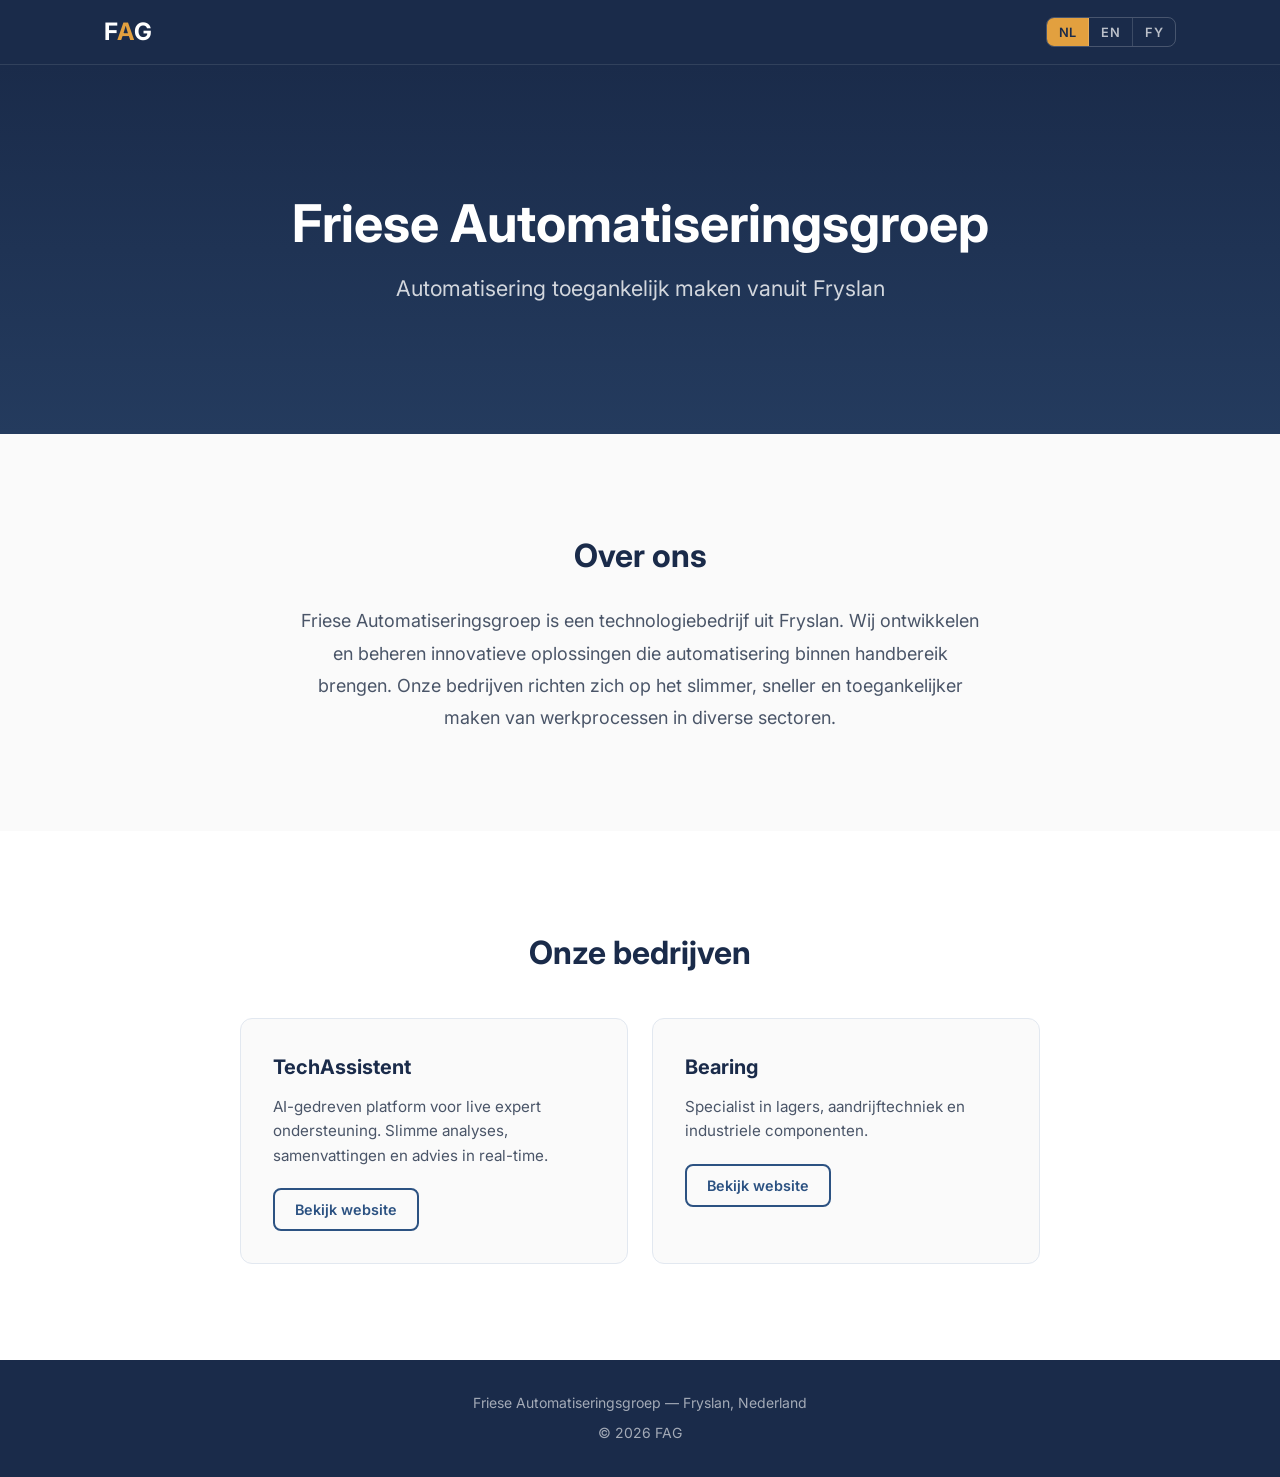
<file: fag.nl/public_html/index.html>
<!DOCTYPE html>
<html lang="nl">
<head>
    <meta charset="UTF-8">
    <meta name="viewport" content="width=device-width, initial-scale=1.0">
    <title>FAG — Friese Automatiseringsgroep</title>
    <meta name="description" content="Friese Automatiseringsgroep — Automatisering toegankelijk maken vanuit Fryslan.">
    <link rel="preconnect" href="https://fonts.googleapis.com">
    <link rel="preconnect" href="https://fonts.gstatic.com" crossorigin>
    <link href="https://fonts.googleapis.com/css2?family=Inter:wght@400;600;700&display=swap" rel="stylesheet">
    <link rel="stylesheet" href="css/style.css">
</head>
<body>

    <!-- Header -->
    <header class="header">
        <div class="container">
            <div class="logo">F<span>A</span>G</div>
            <div class="lang-toggle">
                <button data-set-lang="nl" class="active">NL</button>
                <button data-set-lang="en">EN</button>
                <button data-set-lang="fy">FY</button>
            </div>
        </div>
    </header>

    <!-- Hero -->
    <section class="hero">
        <div class="container">
            <h1 data-lang-nl="Friese Automatiseringsgroep"
                data-lang-en="Frisian Automation Group"
                data-lang-fy="Fryske Automatisearringsgroep">Friese Automatiseringsgroep</h1>
            <p data-lang-nl="Automatisering toegankelijk maken vanuit Fryslan"
               data-lang-en="Making automation accessible from Friesland"
               data-lang-fy="Automatisearring tagonklik meitsje ut Fryslan">Automatisering toegankelijk maken vanuit Fryslan</p>
        </div>
    </section>

    <!-- About -->
    <section class="about">
        <div class="container">
            <h2 data-lang-nl="Over ons"
                data-lang-en="About us"
                data-lang-fy="Oer us">Over ons</h2>
            <p data-lang-nl="Friese Automatiseringsgroep is een technologiebedrijf uit Fryslan. Wij ontwikkelen en beheren innovatieve oplossingen die automatisering binnen handbereik brengen. Onze bedrijven richten zich op het slimmer, sneller en toegankelijker maken van werkprocessen in diverse sectoren."
               data-lang-en="Friese Automatiseringsgroep is a technology company from Friesland. We develop and manage innovative solutions that make automation accessible. Our companies focus on making work processes smarter, faster, and more accessible across various industries."
               data-lang-fy="Fryske Automatisearringsgroep is in technologybedriuw ut Fryslan. Wy ûntwikkelje en beheare ynnovative oplossingen dy't automatisearring binnen hânberik bringe. Us bedriuwen rjochtsje harren op it tûker, flugger en tagonkliker meitsjen fan wurkprosessen yn ferskate sektoaren.">Friese Automatiseringsgroep is een technologiebedrijf uit Fryslan. Wij ontwikkelen en beheren innovatieve oplossingen die automatisering binnen handbereik brengen. Onze bedrijven richten zich op het slimmer, sneller en toegankelijker maken van werkprocessen in diverse sectoren.</p>
        </div>
    </section>

    <!-- Subsidiaries -->
    <section class="subsidiaries">
        <div class="container">
            <h2 data-lang-nl="Onze bedrijven"
                data-lang-en="Our companies"
                data-lang-fy="Us bedriuwen">Onze bedrijven</h2>
            <div class="cards">
                <div class="card">
                    <h3>TechAssistent</h3>
                    <p data-lang-nl="AI-gedreven platform voor live expert ondersteuning. Slimme analyses, samenvattingen en advies in real-time."
                       data-lang-en="AI-powered platform for live expert support. Smart analysis, summaries and advice in real-time."
                       data-lang-fy="AI-oandreaune platfoarm foar live ekspert stipe. Tûke analyzes, gearfettingen en advys yn real-time.">AI-gedreven platform voor live expert ondersteuning. Slimme analyses, samenvattingen en advies in real-time.</p>
                    <a href="https://techassist.nl" class="card-link"
                       data-lang-nl="Bekijk website"
                       data-lang-en="Visit website"
                       data-lang-fy="Besykje webside">Bekijk website</a>
                </div>
                <div class="card">
                    <h3>Bearing</h3>
                    <p data-lang-nl="Specialist in lagers, aandrijftechniek en industriele componenten."
                       data-lang-en="Specialist in bearings, drive technology and industrial components."
                       data-lang-fy="Spesjalist yn lagers, oandriuwtechnyk en yndustriële komponinten.">Specialist in lagers, aandrijftechniek en industriele componenten.</p>
                    <a href="https://bearing.nl" class="card-link"
                       data-lang-nl="Bekijk website"
                       data-lang-en="Visit website"
                       data-lang-fy="Besykje webside">Bekijk website</a>
                </div>
            </div>
        </div>
    </section>

    <!-- Footer -->
    <footer class="footer">
        <div class="container">
            <p data-lang-nl="Friese Automatiseringsgroep — Fryslan, Nederland"
               data-lang-en="Frisian Automation Group — Friesland, The Netherlands"
               data-lang-fy="Fryske Automatisearringsgroep — Fryslan, Nederlân">Friese Automatiseringsgroep — Fryslan, Nederland</p>
            <p>&copy; 2026 FAG</p>
        </div>
    </footer>

    <script src="js/lang.js"></script>
</body>
</html>
</file>
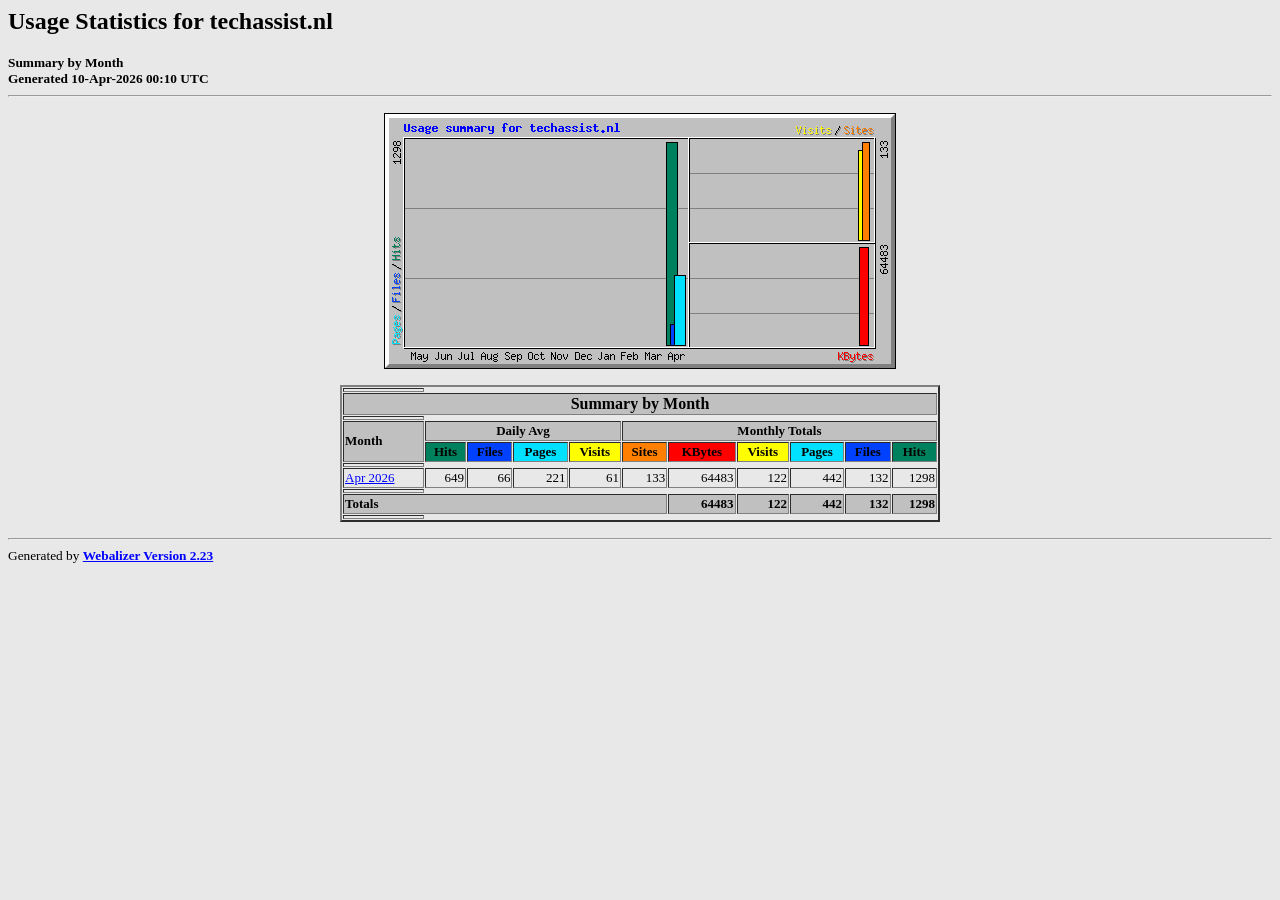
<file: techassist.nl/stats/index.html>
<!DOCTYPE HTML PUBLIC "-//W3C//DTD HTML 4.0 Transitional//EN">

<!-- Generated by The Webalizer  Ver. 2.23-08 -->
<!--                                          -->
<!-- Copyright 1997-2013  Bradford L. Barrett -->
<!--                                          -->
<!-- Distributed under the GNU GPL  Version 2 -->
<!--        Full text may be found at:        -->
<!--         http://www.webalizer.org         -->
<!--                                          -->
<!--  Give the power back to the programmers  -->
<!--   Support the Free Software Foundation   -->
<!--           (http://www.fsf.org)           -->
<!--                                          -->
<!-- *** Generated: 10-Apr-2026 00:10 UTC *** -->

<HTML lang="en">
<HEAD>
 <TITLE>Usage Statistics for techassist.nl - Summary by Month</TITLE>
</HEAD>

<BODY BGCOLOR="#E8E8E8" TEXT="#000000" LINK="#0000FF" VLINK="#FF0000">
<H2>Usage Statistics for techassist.nl</H2>
<SMALL><STRONG>
Summary by Month<BR>
Generated 10-Apr-2026 00:10 UTC<BR>
</STRONG></SMALL>
<CENTER>
<HR>
<P>
<IMG SRC="usage.png" ALT="Usage summary for techassist.nl" HEIGHT=256 WIDTH=512><P>
<TABLE WIDTH=600 BORDER=2 CELLSPACING=1 CELLPADDING=1>
<TR><TH HEIGHT=4></TH></TR>
<TR><TH COLSPAN=11 BGCOLOR="#C0C0C0" ALIGN=center>Summary by Month</TH></TR>
<TR><TH HEIGHT=4></TH></TR>
<TR><TH ALIGN=left ROWSPAN=2 BGCOLOR="#C0C0C0"><FONT SIZE="-1">Month</FONT></TH>
<TH ALIGN=center COLSPAN=4 BGCOLOR="#C0C0C0"><FONT SIZE="-1">Daily Avg</FONT></TH>
<TH ALIGN=center COLSPAN=6 BGCOLOR="#C0C0C0"><FONT SIZE="-1">Monthly Totals</FONT></TH></TR>
<TR><TH ALIGN=center BGCOLOR="#00805c"><FONT SIZE="-1">Hits</FONT></TH>
<TH ALIGN=center BGCOLOR="#0040ff"><FONT SIZE="-1">Files</FONT></TH>
<TH ALIGN=center BGCOLOR="#00e0ff"><FONT SIZE="-1">Pages</FONT></TH>
<TH ALIGN=center BGCOLOR="#ffff00"><FONT SIZE="-1">Visits</FONT></TH>
<TH ALIGN=center BGCOLOR="#ff8000"><FONT SIZE="-1">Sites</FONT></TH>
<TH ALIGN=center BGCOLOR="#ff0000"><FONT SIZE="-1">KBytes</FONT></TH>
<TH ALIGN=center BGCOLOR="#ffff00"><FONT SIZE="-1">Visits</FONT></TH>
<TH ALIGN=center BGCOLOR="#00e0ff"><FONT SIZE="-1">Pages</FONT></TH>
<TH ALIGN=center BGCOLOR="#0040ff"><FONT SIZE="-1">Files</FONT></TH>
<TH ALIGN=center BGCOLOR="#00805c"><FONT SIZE="-1">Hits</FONT></TH></TR>
<TR><TH HEIGHT=4></TH></TR>
<TR><TD NOWRAP><A HREF="usage_202604.html"><FONT SIZE="-1">Apr 2026</FONT></A></TD>
<TD ALIGN=right><FONT SIZE="-1">649</FONT></TD>
<TD ALIGN=right><FONT SIZE="-1">66</FONT></TD>
<TD ALIGN=right><FONT SIZE="-1">221</FONT></TD>
<TD ALIGN=right><FONT SIZE="-1">61</FONT></TD>
<TD ALIGN=right><FONT SIZE="-1">133</FONT></TD>
<TD ALIGN=right><FONT SIZE="-1">64483</FONT></TD>
<TD ALIGN=right><FONT SIZE="-1">122</FONT></TD>
<TD ALIGN=right><FONT SIZE="-1">442</FONT></TD>
<TD ALIGN=right><FONT SIZE="-1">132</FONT></TD>
<TD ALIGN=right><FONT SIZE="-1">1298</FONT></TD></TR>
<TR><TH HEIGHT=4></TH></TR>
<TR><TH BGCOLOR="#C0C0C0" COLSPAN=6 ALIGN=left><FONT SIZE="-1">Totals</FONT></TH>
<TH BGCOLOR="#C0C0C0" ALIGN=right><FONT SIZE="-1">64483</FONT></TH>
<TH BGCOLOR="#C0C0C0" ALIGN=right><FONT SIZE="-1">122</FONT></TH>
<TH BGCOLOR="#C0C0C0" ALIGN=right><FONT SIZE="-1">442</FONT></TH>
<TH BGCOLOR="#C0C0C0" ALIGN=right><FONT SIZE="-1">132</FONT></TH>
<TH BGCOLOR="#C0C0C0" ALIGN=right><FONT SIZE="-1">1298</FONT></TH></TR>
<TR><TH HEIGHT=4></TH></TR>
</TABLE>
</CENTER>
<P>
<HR>
<TABLE WIDTH="100%" CELLPADDING=0 CELLSPACING=0 BORDER=0>
<TR>
<TD ALIGN=left VALIGN=top>
<SMALL>Generated by
<A HREF="http://www.webalizer.org/"><STRONG>Webalizer Version 2.23</STRONG></A>
</SMALL>
</TD>
</TR>
</TABLE>

<!-- Webalizer Version 2.23-08 (Mod: 26-Aug-2013) -->

</BODY>
</HTML>
</file>
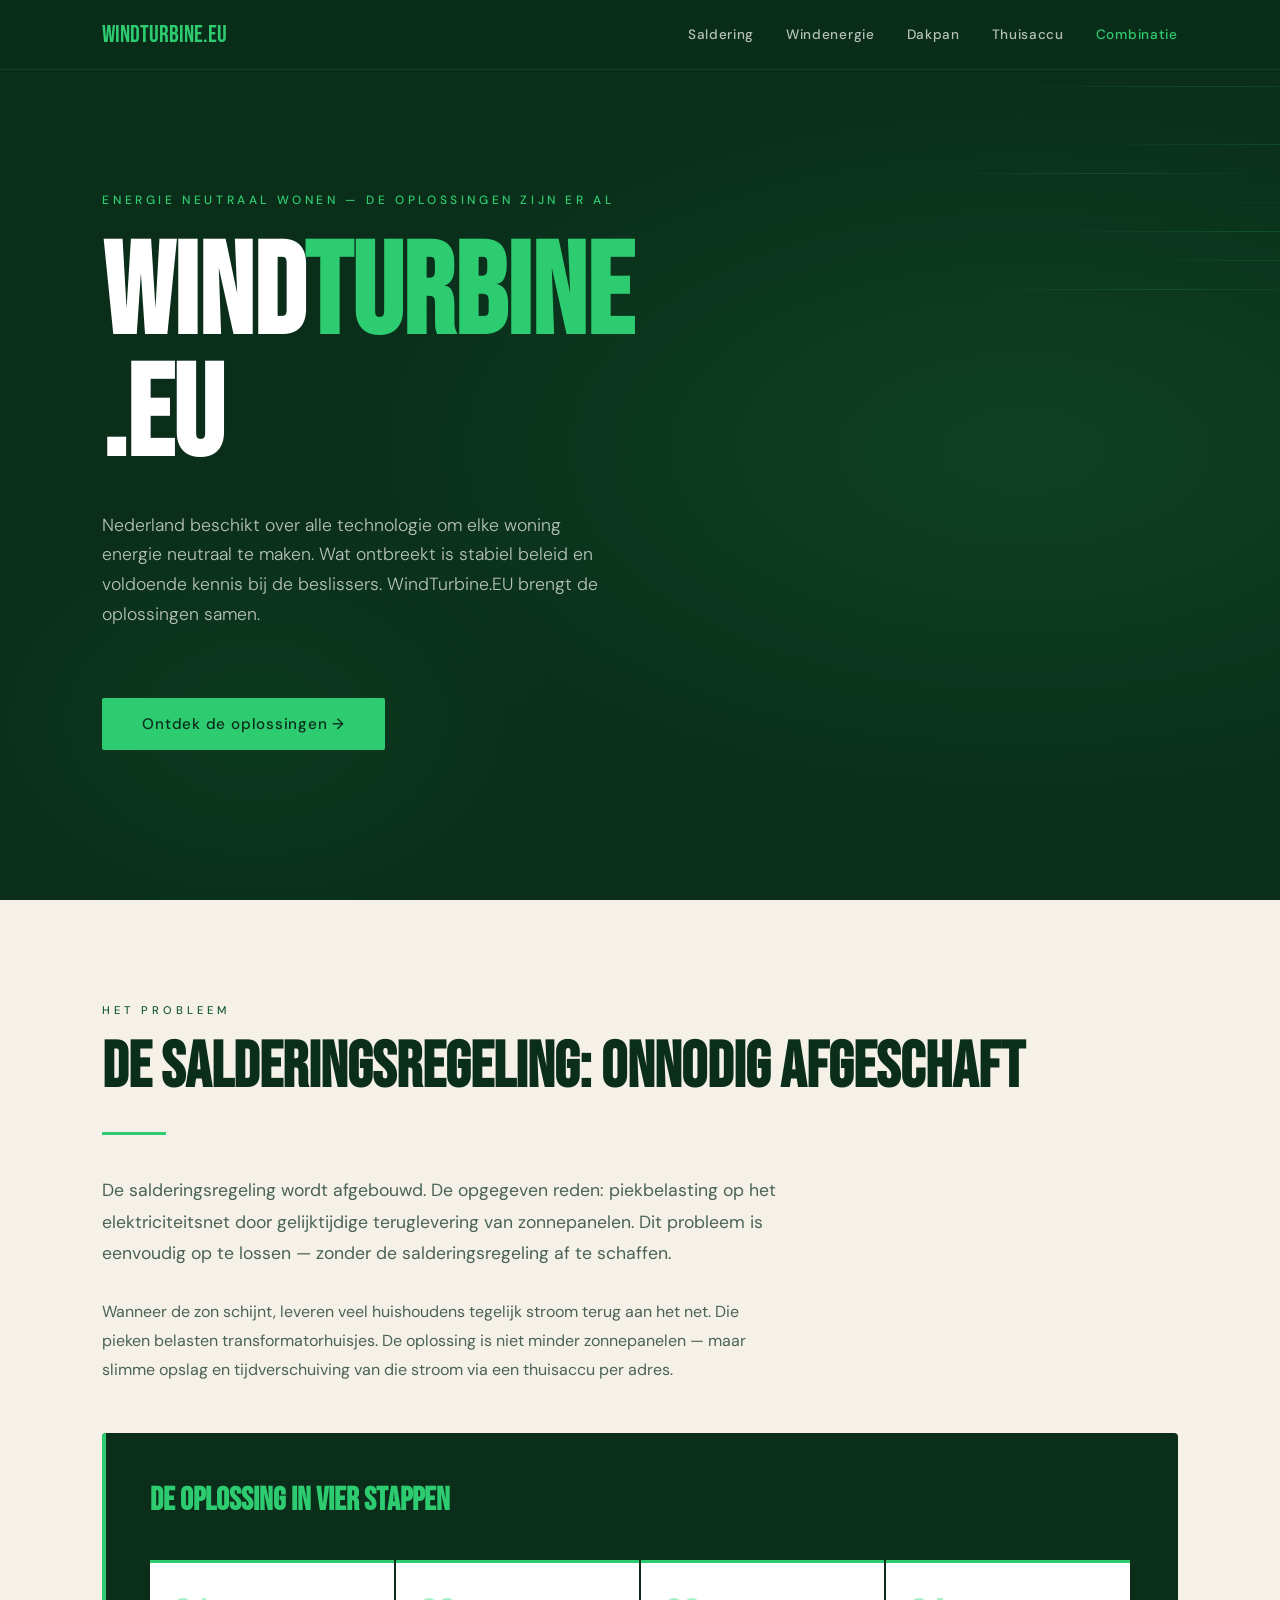
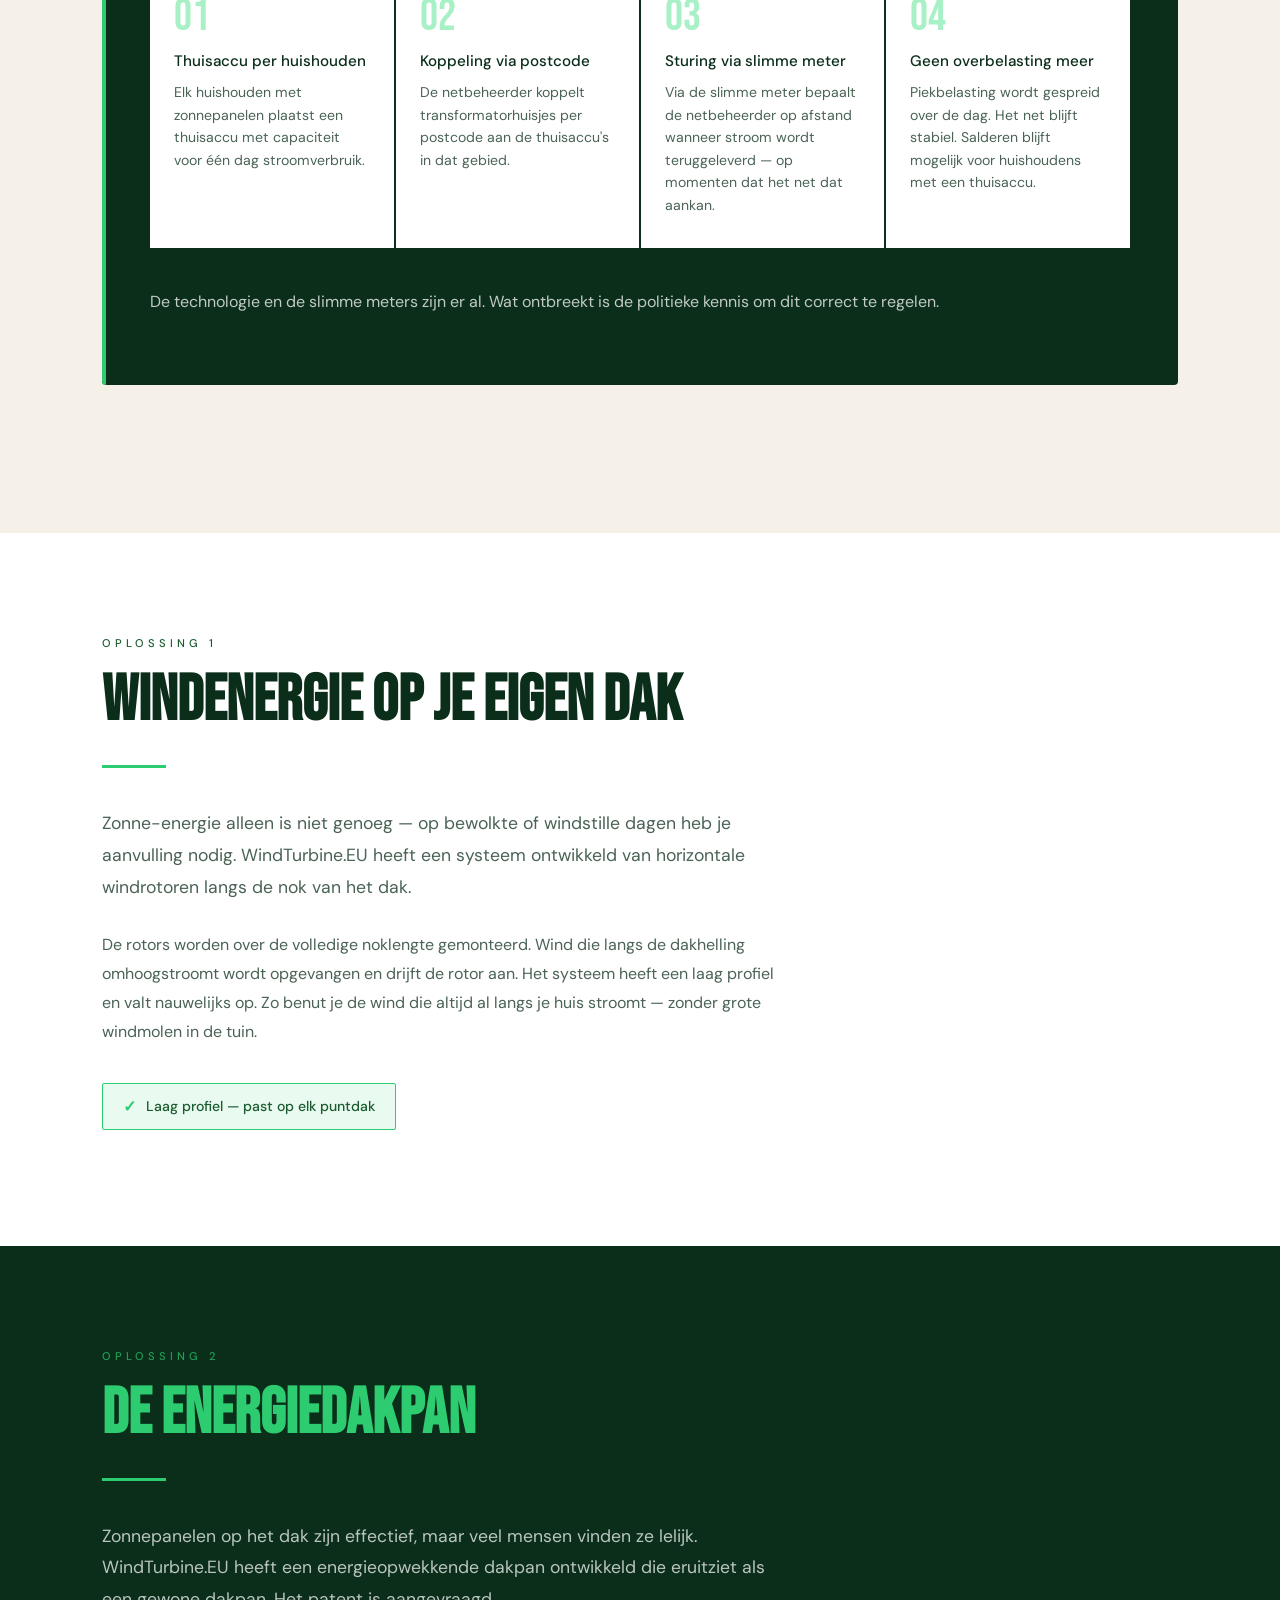
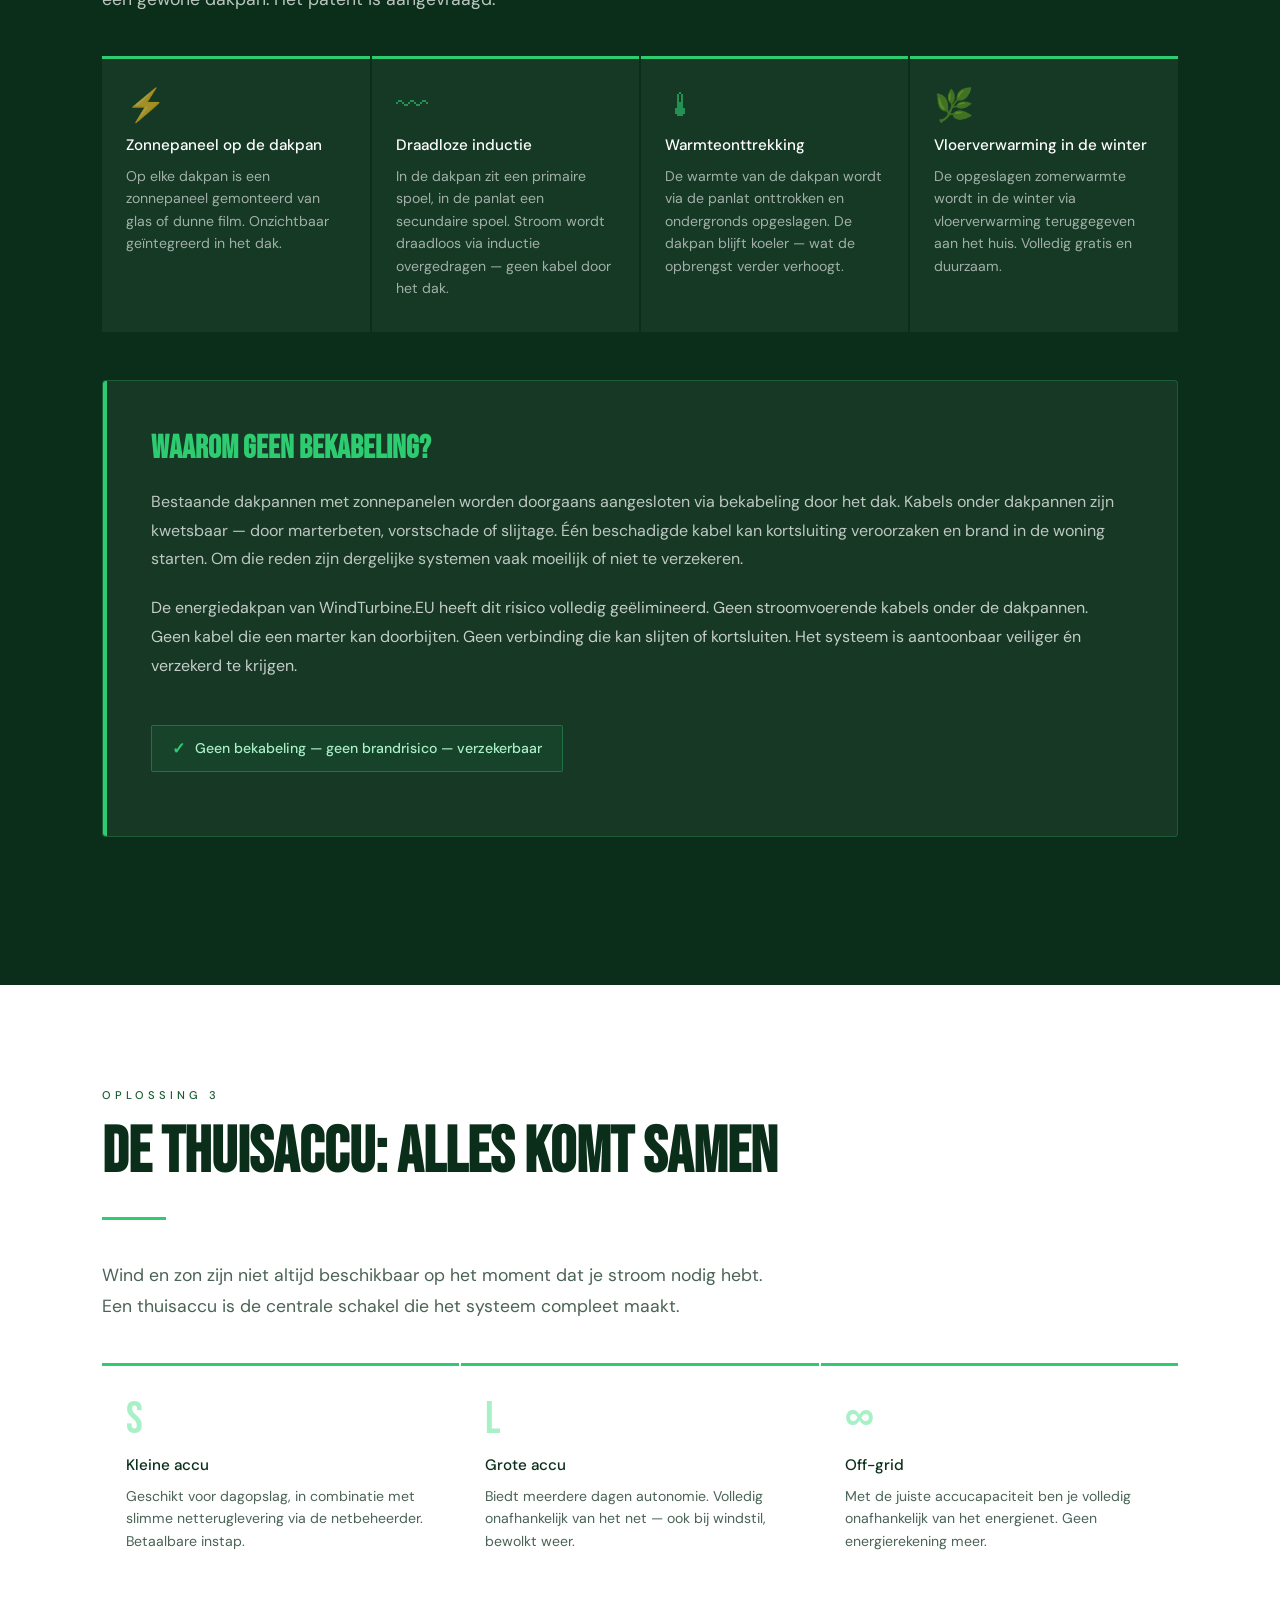
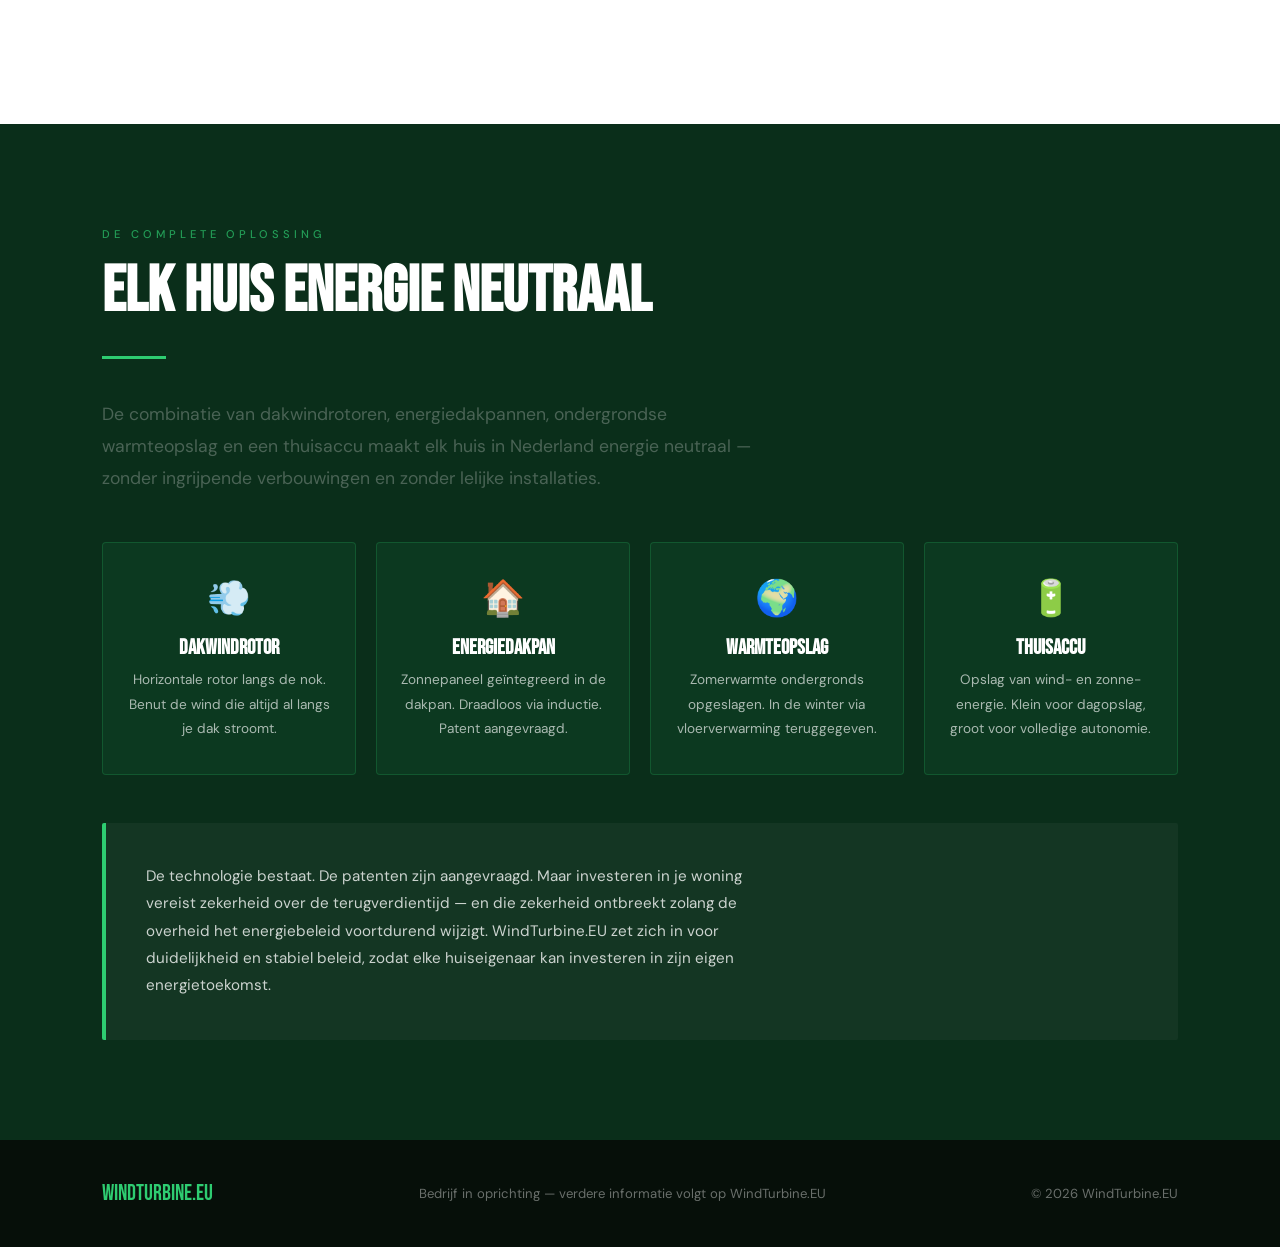
<file: windturbine.eu/public_html/index.html>
<!DOCTYPE html>
<html lang="nl">
<head>
  <meta charset="UTF-8" />
  <meta name="viewport" content="width=device-width, initial-scale=1.0" />
  <meta name="description" content="WindTurbine.EU brengt de oplossingen voor energie neutraal wonen samen: dakwindrotoren, energiedakpannen, thuisaccu's en warmteopslag. Ontdek hoe elk huis in Nederland energie neutraal kan worden." />
  <title>WindTurbine.EU — Energie Neutraal Wonen</title>
  <link href="https://fonts.googleapis.com/css2?family=Bebas+Neue&family=DM+Sans:wght@300;400;500&display=swap" rel="stylesheet" />
  <link rel="stylesheet" href="style.css" />
</head>
<body>

<nav>
  <a class="nav-logo" href="#">WindTurbine.EU</a>
  <div class="nav-links">
    <a href="#saldering">Saldering</a>
    <a href="#wind">Windenergie</a>
    <a href="#dakpan">Dakpan</a>
    <a href="#accu">Thuisaccu</a>
    <a href="#combinatie">Combinatie</a>
  </div>
</nav>

<div class="hero">
  <div class="wind-lines">
    <span></span><span></span><span></span><span></span><span></span>
    <span></span><span></span><span></span><span></span><span></span>
  </div>
  <p class="hero-tag">Energie neutraal wonen — de oplossingen zijn er al</p>
  <h1>Wind<span>Turbine</span><br>.EU</h1>
  <p class="hero-sub">Nederland beschikt over alle technologie om elke woning energie neutraal te maken. Wat ontbreekt is stabiel beleid en voldoende kennis bij de beslissers. WindTurbine.EU brengt de oplossingen samen.</p>
  <a href="#saldering" class="hero-cta">Ontdek de oplossingen →</a>
</div>

<section id="saldering">
  <p class="section-label">Het probleem</p>
  <h2>De salderingsregeling: onnodig afgeschaft</h2>
  <div class="divider"></div>
  <p class="lead">De salderingsregeling wordt afgebouwd. De opgegeven reden: piekbelasting op het elektriciteitsnet door gelijktijdige teruglevering van zonnepanelen. Dit probleem is eenvoudig op te lossen — zonder de salderingsregeling af te schaffen.</p>
  <p>Wanneer de zon schijnt, leveren veel huishoudens tegelijk stroom terug aan het net. Die pieken belasten transformatorhuisjes. De oplossing is niet minder zonnepanelen — maar slimme opslag en tijdverschuiving van die stroom via een thuisaccu per adres.</p>
  <div class="highlight">
    <h3>De oplossing in vier stappen</h3>
    <div class="steps">
      <div class="step">
        <div class="step-num">01</div>
        <h4>Thuisaccu per huishouden</h4>
        <p>Elk huishouden met zonnepanelen plaatst een thuisaccu met capaciteit voor één dag stroomverbruik.</p>
      </div>
      <div class="step">
        <div class="step-num">02</div>
        <h4>Koppeling via postcode</h4>
        <p>De netbeheerder koppelt transformatorhuisjes per postcode aan de thuisaccu's in dat gebied.</p>
      </div>
      <div class="step">
        <div class="step-num">03</div>
        <h4>Sturing via slimme meter</h4>
        <p>Via de slimme meter bepaalt de netbeheerder op afstand wanneer stroom wordt teruggeleverd — op momenten dat het net dat aankan.</p>
      </div>
      <div class="step">
        <div class="step-num">04</div>
        <h4>Geen overbelasting meer</h4>
        <p>Piekbelasting wordt gespreid over de dag. Het net blijft stabiel. Salderen blijft mogelijk voor huishoudens met een thuisaccu.</p>
      </div>
    </div>
    <p>De technologie en de slimme meters zijn er al. Wat ontbreekt is de politieke kennis om dit correct te regelen.</p>
  </div>
</section>

<section id="wind" class="alt-section">
  <p class="section-label">Oplossing 1</p>
  <h2>Windenergie op je eigen dak</h2>
  <div class="divider"></div>
  <p class="lead">Zonne-energie alleen is niet genoeg — op bewolkte of windstille dagen heb je aanvulling nodig. WindTurbine.EU heeft een systeem ontwikkeld van horizontale windrotoren langs de nok van het dak.</p>
  <p>De rotors worden over de volledige noklengte gemonteerd. Wind die langs de dakhelling omhoogstroomt wordt opgevangen en drijft de rotor aan. Het systeem heeft een laag profiel en valt nauwelijks op. Zo benut je de wind die altijd al langs je huis stroomt — zonder grote windmolen in de tuin.</p>
  <div class="safety-badge">Laag profiel — past op elk puntdak</div>
</section>

<section id="dakpan" class="alt-section-dark">
  <p class="section-label">Oplossing 2</p>
  <h2>De energiedakpan</h2>
  <div class="divider"></div>
  <p class="lead">Zonnepanelen op het dak zijn effectief, maar veel mensen vinden ze lelijk. WindTurbine.EU heeft een energieopwekkende dakpan ontwikkeld die eruitziet als een gewone dakpan. Het patent is aangevraagd.</p>
  <div class="steps">
    <div class="step">
      <div class="step-num">⚡</div>
      <h4>Zonnepaneel op de dakpan</h4>
      <p>Op elke dakpan is een zonnepaneel gemonteerd van glas of dunne film. Onzichtbaar geïntegreerd in het dak.</p>
    </div>
    <div class="step">
      <div class="step-num">〰</div>
      <h4>Draadloze inductie</h4>
      <p>In de dakpan zit een primaire spoel, in de panlat een secundaire spoel. Stroom wordt draadloos via inductie overgedragen — geen kabel door het dak.</p>
    </div>
    <div class="step">
      <div class="step-num">🌡</div>
      <h4>Warmteonttrekking</h4>
      <p>De warmte van de dakpan wordt via de panlat onttrokken en ondergronds opgeslagen. De dakpan blijft koeler — wat de opbrengst verder verhoogt.</p>
    </div>
    <div class="step">
      <div class="step-num">🌿</div>
      <h4>Vloerverwarming in de winter</h4>
      <p>De opgeslagen zomerwarmte wordt in de winter via vloerverwarming teruggegeven aan het huis. Volledig gratis en duurzaam.</p>
    </div>
  </div>
  <div class="highlight" style="background: rgba(255,255,255,0.05); border: 1px solid rgba(46,204,113,0.25); margin-top: 48px;">
    <h3>Waarom geen bekabeling?</h3>
    <p>Bestaande dakpannen met zonnepanelen worden doorgaans aangesloten via bekabeling door het dak. Kabels onder dakpannen zijn kwetsbaar — door marterbeten, vorstschade of slijtage. Één beschadigde kabel kan kortsluiting veroorzaken en brand in de woning starten. Om die reden zijn dergelijke systemen vaak moeilijk of niet te verzekeren.</p>
    <p style="margin-top: 16px; color: rgba(255,255,255,0.75);">De energiedakpan van WindTurbine.EU heeft dit risico volledig geëlimineerd. Geen stroomvoerende kabels onder de dakpannen. Geen kabel die een marter kan doorbijten. Geen verbinding die kan slijten of kortsluiten. Het systeem is aantoonbaar veiliger én verzekerd te krijgen.</p>
    <div class="safety-badge" style="margin-top: 24px; background: rgba(46,204,113,0.08); color: #a8f0c6; border-color: rgba(46,204,113,0.35);">Geen bekabeling — geen brandrisico — verzekerbaar</div>
  </div>
</section>

<section id="accu" class="alt-section">
  <p class="section-label">Oplossing 3</p>
  <h2>De thuisaccu: alles komt samen</h2>
  <div class="divider"></div>
  <p class="lead">Wind en zon zijn niet altijd beschikbaar op het moment dat je stroom nodig hebt. Een thuisaccu is de centrale schakel die het systeem compleet maakt.</p>
  <div class="steps">
    <div class="step">
      <div class="step-num">S</div>
      <h4>Kleine accu</h4>
      <p>Geschikt voor dagopslag, in combinatie met slimme netteruglevering via de netbeheerder. Betaalbare instap.</p>
    </div>
    <div class="step">
      <div class="step-num">L</div>
      <h4>Grote accu</h4>
      <p>Biedt meerdere dagen autonomie. Volledig onafhankelijk van het net — ook bij windstil, bewolkt weer.</p>
    </div>
    <div class="step">
      <div class="step-num">∞</div>
      <h4>Off-grid</h4>
      <p>Met de juiste accucapaciteit ben je volledig onafhankelijk van het energienet. Geen energierekening meer.</p>
    </div>
  </div>
</section>

<section id="combinatie" class="alt-section-green">
  <p class="section-label">De complete oplossing</p>
  <h2>Elk huis energie neutraal</h2>
  <div class="divider"></div>
  <p class="lead">De combinatie van dakwindrotoren, energiedakpannen, ondergrondse warmteopslag en een thuisaccu maakt elk huis in Nederland energie neutraal — zonder ingrijpende verbouwingen en zonder lelijke installaties.</p>
  <div class="combo-grid">
    <div class="combo-card">
      <div class="combo-icon">💨</div>
      <h4>Dakwindrotor</h4>
      <p>Horizontale rotor langs de nok. Benut de wind die altijd al langs je dak stroomt.</p>
    </div>
    <div class="combo-card">
      <div class="combo-icon">🏠</div>
      <h4>Energiedakpan</h4>
      <p>Zonnepaneel geïntegreerd in de dakpan. Draadloos via inductie. Patent aangevraagd.</p>
    </div>
    <div class="combo-card">
      <div class="combo-icon">🌍</div>
      <h4>Warmteopslag</h4>
      <p>Zomerwarmte ondergronds opgeslagen. In de winter via vloerverwarming teruggegeven.</p>
    </div>
    <div class="combo-card">
      <div class="combo-icon">🔋</div>
      <h4>Thuisaccu</h4>
      <p>Opslag van wind- en zonne-energie. Klein voor dagopslag, groot voor volledige autonomie.</p>
    </div>
  </div>
  <div class="closing-box">
    <p>De technologie bestaat. De patenten zijn aangevraagd. Maar investeren in je woning vereist zekerheid over de terugverdientijd — en die zekerheid ontbreekt zolang de overheid het energiebeleid voortdurend wijzigt. WindTurbine.EU zet zich in voor duidelijkheid en stabiel beleid, zodat elke huiseigenaar kan investeren in zijn eigen energietoekomst.</p>
  </div>
</section>

<footer>
  <span class="footer-logo">WindTurbine.EU</span>
  <span>Bedrijf in oprichting — verdere informatie volgt op WindTurbine.EU</span>
  <span>© <script>document.write(new Date().getFullYear())</script> WindTurbine.EU</span>
</footer>

<script>
  const sections = document.querySelectorAll('section[id]');
  const navLinks = document.querySelectorAll('.nav-links a');

  const observer = new IntersectionObserver((entries) => {
    entries.forEach(entry => {
      if (entry.isIntersecting) {
        navLinks.forEach(link => link.classList.remove('active'));
        const active = document.querySelector(`.nav-links a[href="#${entry.target.id}"]`);
        if (active) active.classList.add('active');
      }
    });
  }, { rootMargin: '-40% 0px -55% 0px' });

  sections.forEach(section => observer.observe(section));
</script>

</body>
</html>
</file>
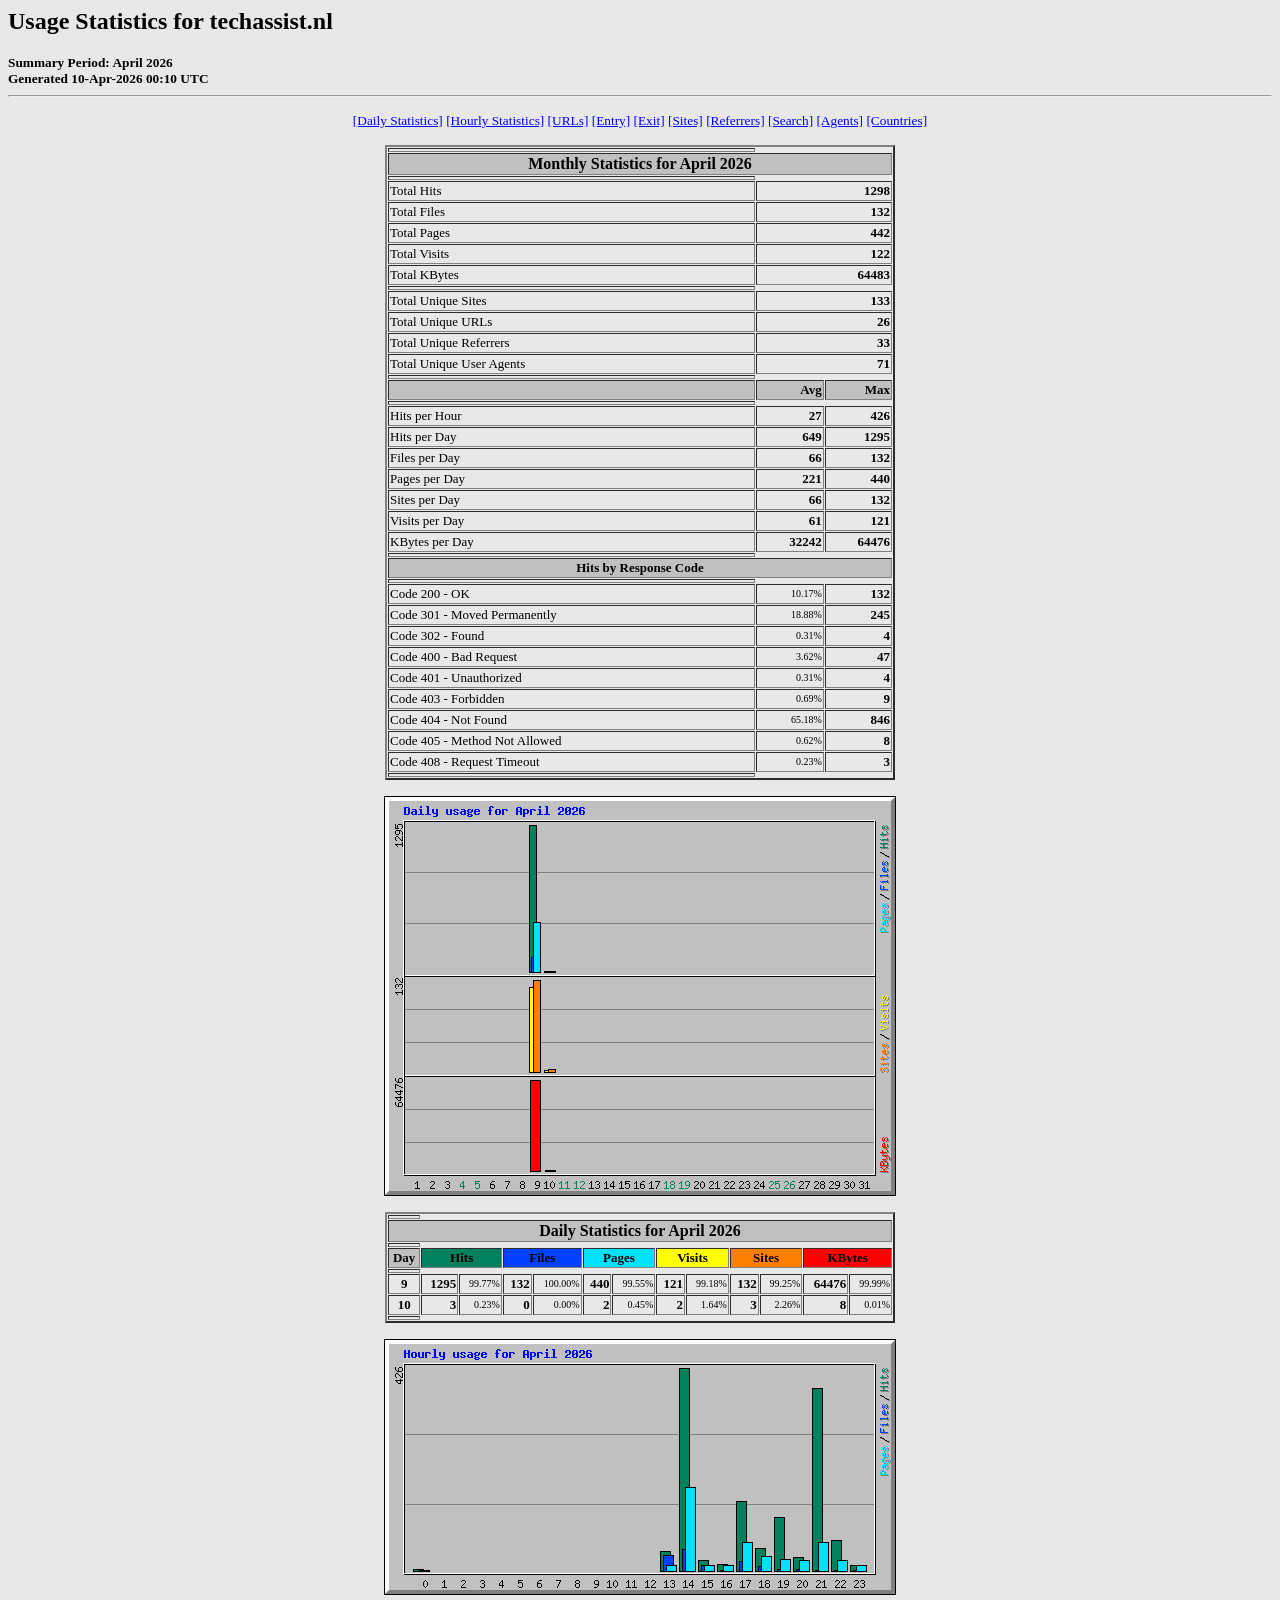
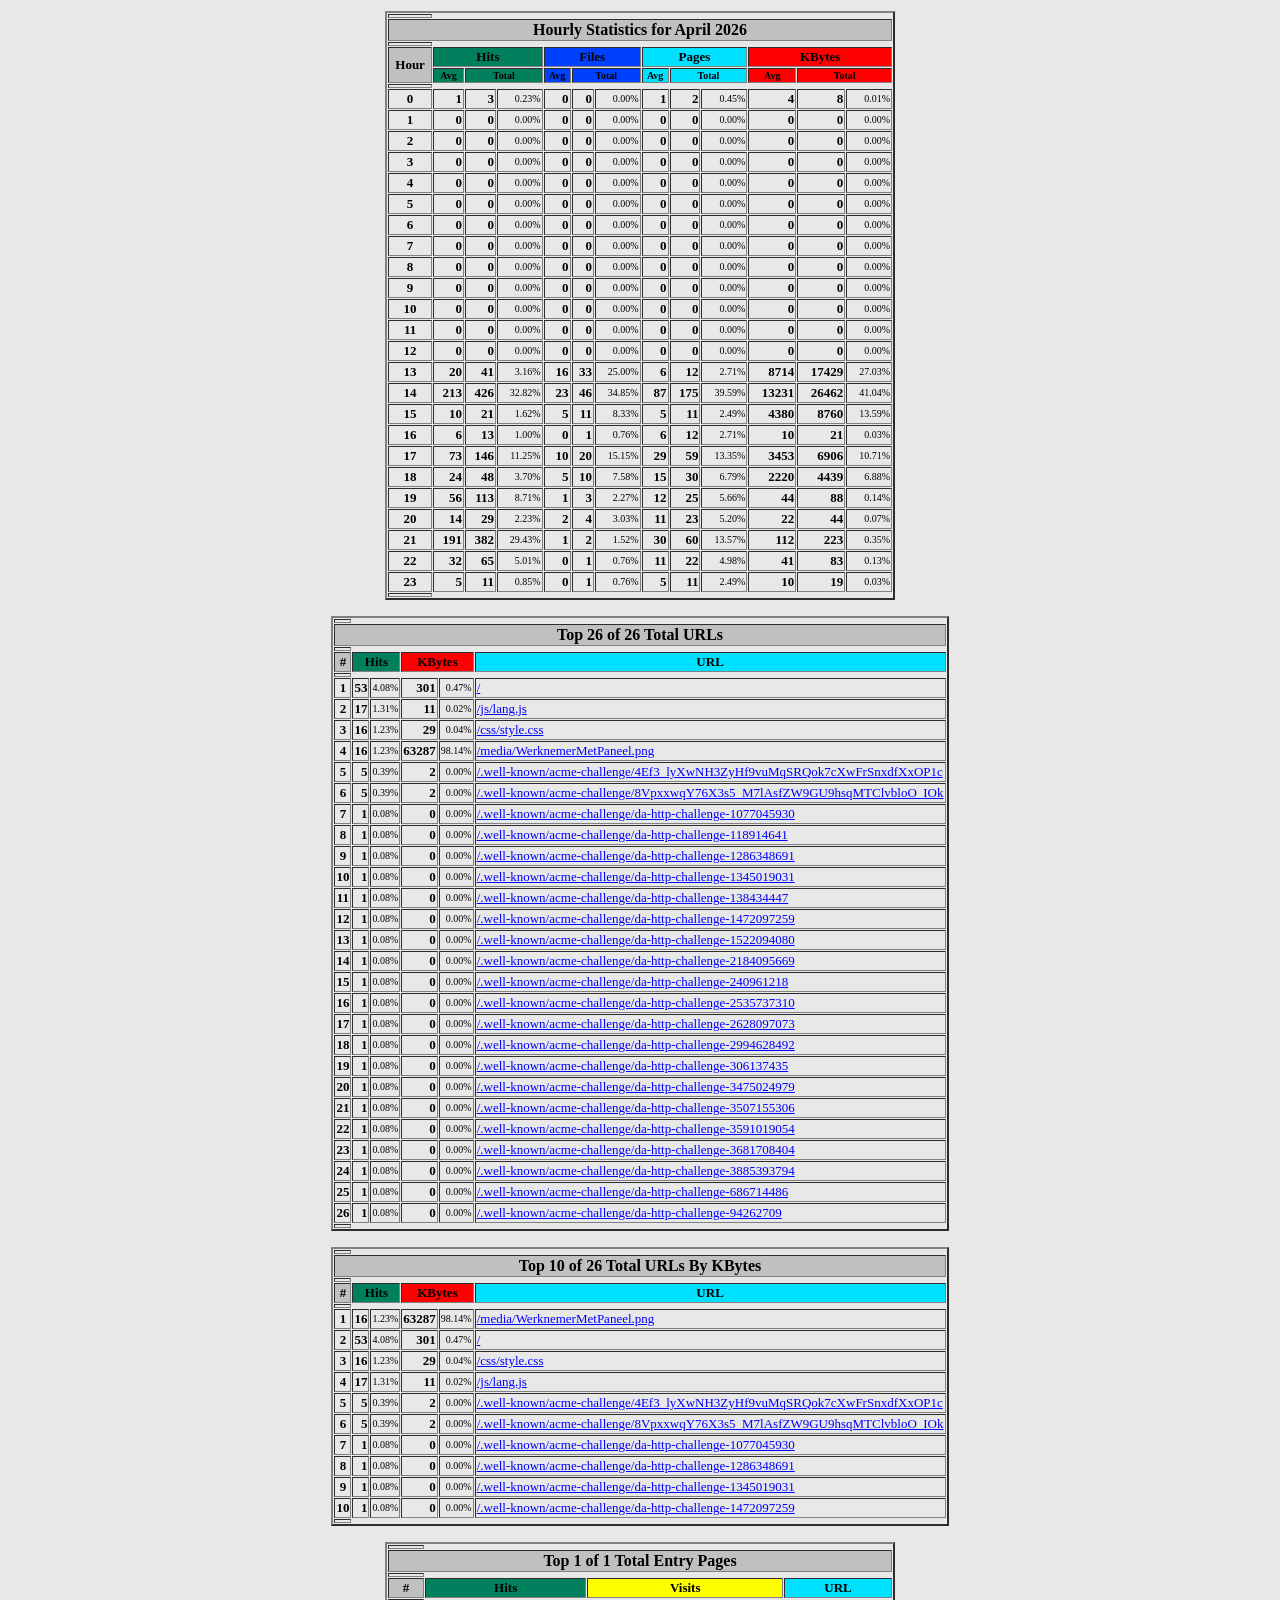
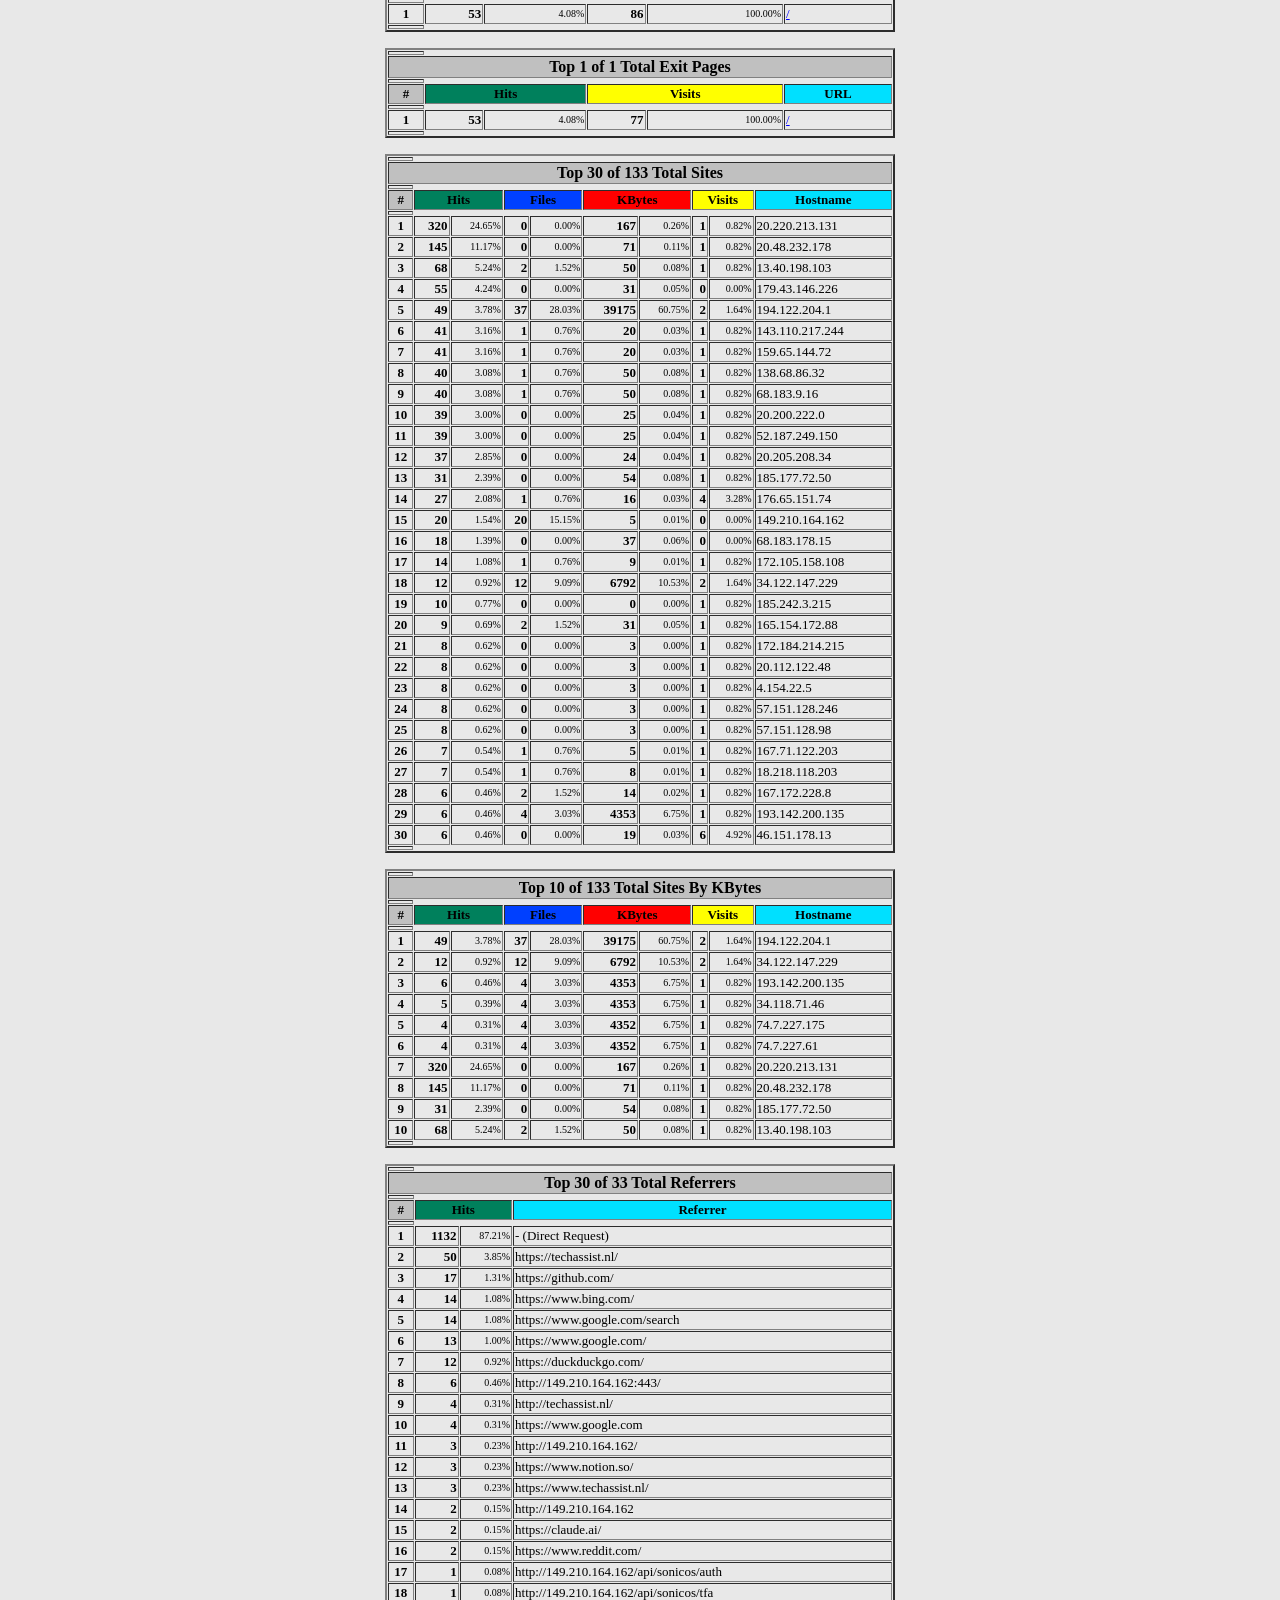
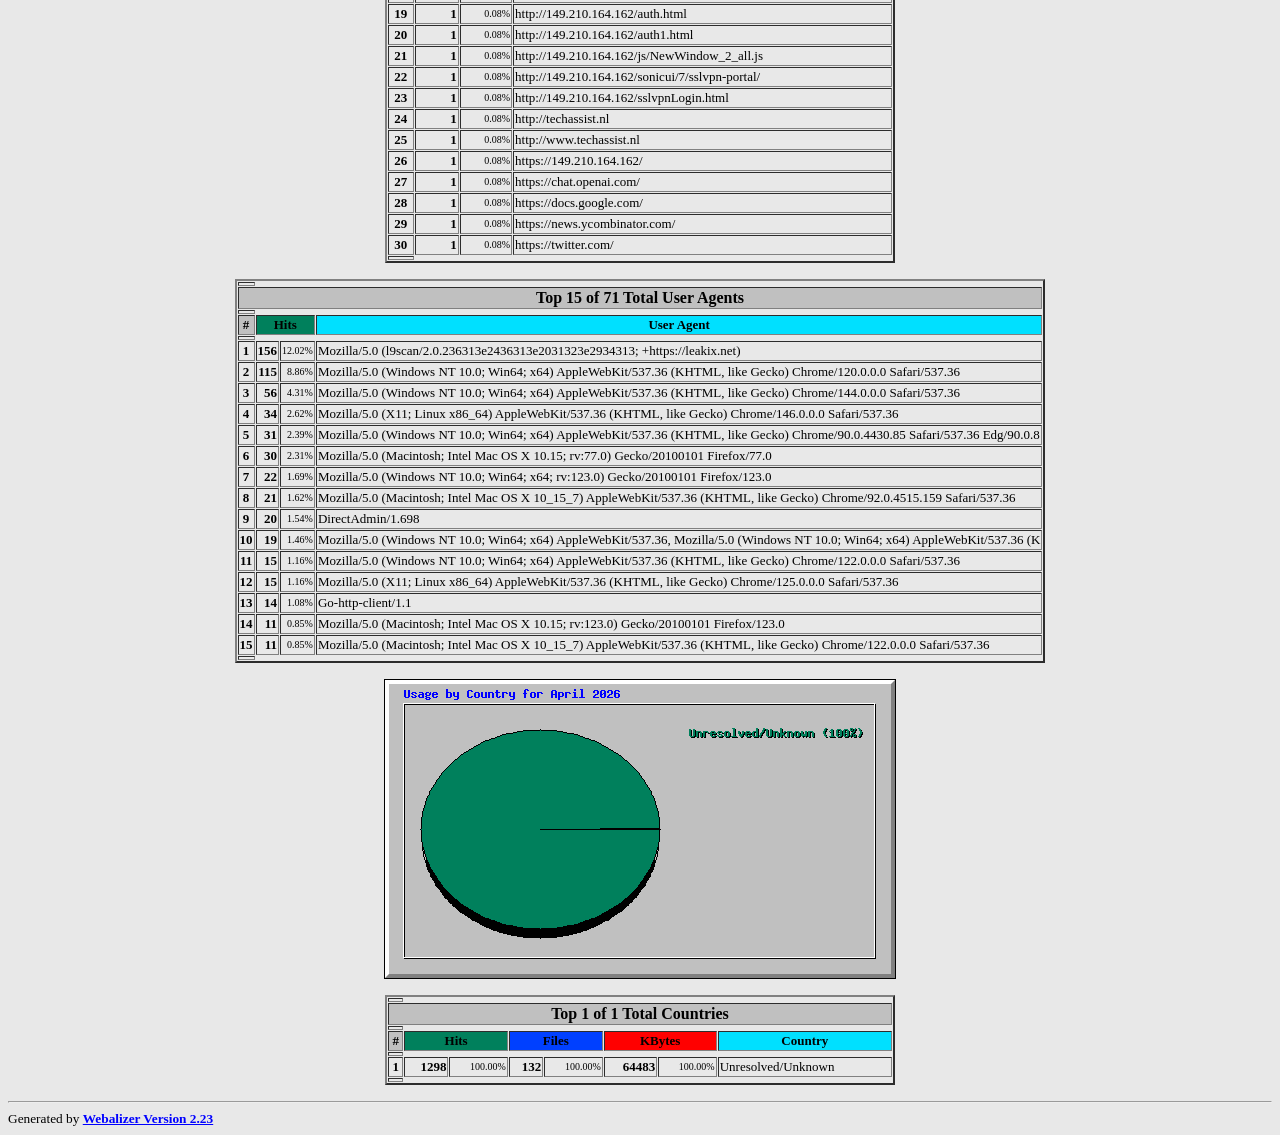
<file: techassist.nl/stats/usage_202604.html>
<!DOCTYPE HTML PUBLIC "-//W3C//DTD HTML 4.0 Transitional//EN">

<!-- Generated by The Webalizer  Ver. 2.23-08 -->
<!--                                          -->
<!-- Copyright 1997-2013  Bradford L. Barrett -->
<!--                                          -->
<!-- Distributed under the GNU GPL  Version 2 -->
<!--        Full text may be found at:        -->
<!--         http://www.webalizer.org         -->
<!--                                          -->
<!--  Give the power back to the programmers  -->
<!--   Support the Free Software Foundation   -->
<!--           (http://www.fsf.org)           -->
<!--                                          -->
<!-- *** Generated: 10-Apr-2026 00:10 UTC *** -->

<HTML lang="en">
<HEAD>
 <TITLE>Usage Statistics for techassist.nl - April 2026</TITLE>
</HEAD>

<BODY BGCOLOR="#E8E8E8" TEXT="#000000" LINK="#0000FF" VLINK="#FF0000">
<H2>Usage Statistics for techassist.nl</H2>
<SMALL><STRONG>
Summary Period: April 2026<BR>
Generated 10-Apr-2026 00:10 UTC<BR>
</STRONG></SMALL>
<CENTER>
<HR>
<P>
<SMALL>
<A HREF="#DAYSTATS">[Daily Statistics]</A>
<A HREF="#HOURSTATS">[Hourly Statistics]</A>
<A HREF="#TOPURLS">[URLs]</A>
<A HREF="#TOPENTRY">[Entry]</A>
<A HREF="#TOPEXIT">[Exit]</A>
<A HREF="#TOPSITES">[Sites]</A>
<A HREF="#TOPREFS">[Referrers]</A>
<A HREF="#TOPSEARCH">[Search]</A>
<A HREF="#TOPAGENTS">[Agents]</A>
<A HREF="#TOPCTRYS">[Countries]</A>
</SMALL>
<P>
<TABLE WIDTH=510 BORDER=2 CELLSPACING=1 CELLPADDING=1>
<TR><TH HEIGHT=4></TH></TR>
<TR><TH COLSPAN=3 ALIGN=center BGCOLOR="#C0C0C0">Monthly Statistics for April 2026</TH></TR>
<TR><TH HEIGHT=4></TH></TR>
<TR><TD WIDTH=380><FONT SIZE="-1">Total Hits</FONT></TD>
<TD ALIGN=right COLSPAN=2><FONT SIZE="-1"><B>1298</B></FONT></TD></TR>
<TR><TD WIDTH=380><FONT SIZE="-1">Total Files</FONT></TD>
<TD ALIGN=right COLSPAN=2><FONT SIZE="-1"><B>132</B></FONT></TD></TR>
<TR><TD WIDTH=380><FONT SIZE="-1">Total Pages</FONT></TD>
<TD ALIGN=right COLSPAN=2><FONT SIZE="-1"><B>442</B></FONT></TD></TR>
<TR><TD WIDTH=380><FONT SIZE="-1">Total Visits</FONT></TD>
<TD ALIGN=right COLSPAN=2><FONT SIZE="-1"><B>122</B></FONT></TD></TR>
<TR><TD WIDTH=380><FONT SIZE="-1">Total KBytes</FONT></TD>
<TD ALIGN=right COLSPAN=2><FONT SIZE="-1"><B>64483</B></FONT></TD></TR>
<TR><TH HEIGHT=4></TH></TR>
<TR><TD WIDTH=380><FONT SIZE="-1">Total Unique Sites</FONT></TD>
<TD ALIGN=right COLSPAN=2><FONT SIZE="-1"><B>133</B></FONT></TD></TR>
<TR><TD WIDTH=380><FONT SIZE="-1">Total Unique URLs</FONT></TD>
<TD ALIGN=right COLSPAN=2><FONT SIZE="-1"><B>26</B></FONT></TD></TR>
<TR><TD WIDTH=380><FONT SIZE="-1">Total Unique Referrers</FONT></TD>
<TD ALIGN=right COLSPAN=2><FONT SIZE="-1"><B>33</B></FONT></TD></TR>
<TR><TD WIDTH=380><FONT SIZE="-1">Total Unique User Agents</FONT></TD>
<TD ALIGN=right COLSPAN=2><FONT SIZE="-1"><B>71</B></FONT></TD></TR>
<TR><TH HEIGHT=4></TH></TR>
<TR><TH WIDTH=380 BGCOLOR="#C0C0C0"><FONT SIZE=-1 COLOR="#C0C0C0">.</FONT></TH>
<TH WIDTH=65 BGCOLOR="#C0C0C0" ALIGN=right><FONT SIZE=-1>Avg </FONT></TH>
<TH WIDTH=65 BGCOLOR="#C0C0C0" ALIGN=right><FONT SIZE=-1>Max </FONT></TH></TR>
<TR><TH HEIGHT=4></TH></TR>
<TR><TD><FONT SIZE="-1">Hits per Hour</FONT></TD>
<TD ALIGN=right WIDTH=65><FONT SIZE="-1"><B>27</B></FONT></TD>
<TD WIDTH=65 ALIGN=right><FONT SIZE=-1><B>426</B></FONT></TD></TR>
<TR><TD><FONT SIZE="-1">Hits per Day</FONT></TD>
<TD ALIGN=right WIDTH=65><FONT SIZE="-1"><B>649</B></FONT></TD>
<TD WIDTH=65 ALIGN=right><FONT SIZE=-1><B>1295</B></FONT></TD></TR>
<TR><TD><FONT SIZE="-1">Files per Day</FONT></TD>
<TD ALIGN=right WIDTH=65><FONT SIZE="-1"><B>66</B></FONT></TD>
<TD WIDTH=65 ALIGN=right><FONT SIZE=-1><B>132</B></FONT></TD></TR>
<TR><TD><FONT SIZE="-1">Pages per Day</FONT></TD>
<TD ALIGN=right WIDTH=65><FONT SIZE="-1"><B>221</B></FONT></TD>
<TD WIDTH=65 ALIGN=right><FONT SIZE=-1><B>440</B></FONT></TD></TR>
<TR><TD><FONT SIZE="-1">Sites per Day</FONT></TD>
<TD ALIGN=right WIDTH=65><FONT SIZE="-1"><B>66</B></FONT></TD>
<TD WIDTH=65 ALIGN=right><FONT SIZE=-1><B>132</B></FONT></TD></TR>
<TR><TD><FONT SIZE="-1">Visits per Day</FONT></TD>
<TD ALIGN=right WIDTH=65><FONT SIZE="-1"><B>61</B></FONT></TD>
<TD WIDTH=65 ALIGN=right><FONT SIZE=-1><B>121</B></FONT></TD></TR>
<TR><TD><FONT SIZE="-1">KBytes per Day</FONT></TD>
<TD ALIGN=right WIDTH=65><FONT SIZE="-1"><B>32242</B></FONT></TD>
<TD WIDTH=65 ALIGN=right><FONT SIZE=-1><B>64476</B></FONT></TD></TR>
<TR><TH HEIGHT=4></TH></TR>
<TR><TH COLSPAN=3 ALIGN=center BGCOLOR="#C0C0C0">
<FONT SIZE="-1">Hits by Response Code</FONT></TH></TR>
<TR><TH HEIGHT=4></TH></TR>
<TR><TD><FONT SIZE="-1">Code 200 - OK</FONT></TD>
<TD ALIGN=right><FONT SIZE="-2">10.17%</FONT></TD>
<TD ALIGN=right><FONT SIZE="-1"><B>132</B></FONT></TD></TR>
<TR><TD><FONT SIZE="-1">Code 301 - Moved Permanently</FONT></TD>
<TD ALIGN=right><FONT SIZE="-2">18.88%</FONT></TD>
<TD ALIGN=right><FONT SIZE="-1"><B>245</B></FONT></TD></TR>
<TR><TD><FONT SIZE="-1">Code 302 - Found</FONT></TD>
<TD ALIGN=right><FONT SIZE="-2">0.31%</FONT></TD>
<TD ALIGN=right><FONT SIZE="-1"><B>4</B></FONT></TD></TR>
<TR><TD><FONT SIZE="-1">Code 400 - Bad Request</FONT></TD>
<TD ALIGN=right><FONT SIZE="-2">3.62%</FONT></TD>
<TD ALIGN=right><FONT SIZE="-1"><B>47</B></FONT></TD></TR>
<TR><TD><FONT SIZE="-1">Code 401 - Unauthorized</FONT></TD>
<TD ALIGN=right><FONT SIZE="-2">0.31%</FONT></TD>
<TD ALIGN=right><FONT SIZE="-1"><B>4</B></FONT></TD></TR>
<TR><TD><FONT SIZE="-1">Code 403 - Forbidden</FONT></TD>
<TD ALIGN=right><FONT SIZE="-2">0.69%</FONT></TD>
<TD ALIGN=right><FONT SIZE="-1"><B>9</B></FONT></TD></TR>
<TR><TD><FONT SIZE="-1">Code 404 - Not Found</FONT></TD>
<TD ALIGN=right><FONT SIZE="-2">65.18%</FONT></TD>
<TD ALIGN=right><FONT SIZE="-1"><B>846</B></FONT></TD></TR>
<TR><TD><FONT SIZE="-1">Code 405 - Method Not Allowed</FONT></TD>
<TD ALIGN=right><FONT SIZE="-2">0.62%</FONT></TD>
<TD ALIGN=right><FONT SIZE="-1"><B>8</B></FONT></TD></TR>
<TR><TD><FONT SIZE="-1">Code 408 - Request Timeout</FONT></TD>
<TD ALIGN=right><FONT SIZE="-2">0.23%</FONT></TD>
<TD ALIGN=right><FONT SIZE="-1"><B>3</B></FONT></TD></TR>
<TR><TH HEIGHT=4></TH></TR>
</TABLE>
<P>
<A NAME="DAYSTATS"></A>
<IMG SRC="daily_usage_202604.png" ALT="Daily usage for April 2026" HEIGHT=400 WIDTH=512><P>
<TABLE WIDTH=510 BORDER=2 CELLSPACING=1 CELLPADDING=1>
<TR><TH HEIGHT=4></TH></TR>
<TR><TH BGCOLOR="#C0C0C0" COLSPAN=13 ALIGN=center>Daily Statistics for April 2026</TH></TR>
<TR><TH HEIGHT=4></TH></TR>
<TR><TH ALIGN=center BGCOLOR="#C0C0C0"><FONT SIZE="-1">Day</FONT></TH>
<TH ALIGN=center BGCOLOR="#00805c" COLSPAN=2><FONT SIZE="-1">Hits</FONT></TH>
<TH ALIGN=center BGCOLOR="#0040ff" COLSPAN=2><FONT SIZE="-1">Files</FONT></TH>
<TH ALIGN=center BGCOLOR="#00e0ff" COLSPAN=2><FONT SIZE="-1">Pages</FONT></TH>
<TH ALIGN=center BGCOLOR="#ffff00" COLSPAN=2><FONT SIZE="-1">Visits</FONT></TH>
<TH ALIGN=center BGCOLOR="#ff8000" COLSPAN=2><FONT SIZE="-1">Sites</FONT></TH>
<TH ALIGN=center BGCOLOR="#ff0000" COLSPAN=2><FONT SIZE="-1">KBytes</FONT></TH></TR>
<TR><TH HEIGHT=4></TH></TR>
<TR><TD ALIGN=center><FONT SIZE="-1"><B>9</B></FONT></TD>
<TD ALIGN=right><FONT SIZE="-1"><B>1295</B></FONT></TD>
<TD ALIGN=right><FONT SIZE="-2">99.77%</FONT></TD>
<TD ALIGN=right><FONT SIZE="-1"><B>132</B></FONT></TD>
<TD ALIGN=right><FONT SIZE="-2">100.00%</FONT></TD>
<TD ALIGN=right><FONT SIZE="-1"><B>440</B></FONT></TD>
<TD ALIGN=right><FONT SIZE="-2">99.55%</FONT></TD>
<TD ALIGN=right><FONT SIZE="-1"><B>121</B></FONT></TD>
<TD ALIGN=right><FONT SIZE="-2">99.18%</FONT></TD>
<TD ALIGN=right><FONT SIZE="-1"><B>132</B></FONT></TD>
<TD ALIGN=right><FONT SIZE="-2">99.25%</FONT></TD>
<TD ALIGN=right><FONT SIZE="-1"><B>64476</B></FONT></TD>
<TD ALIGN=right><FONT SIZE="-2">99.99%</FONT></TD></TR>
<TR><TD ALIGN=center><FONT SIZE="-1"><B>10</B></FONT></TD>
<TD ALIGN=right><FONT SIZE="-1"><B>3</B></FONT></TD>
<TD ALIGN=right><FONT SIZE="-2">0.23%</FONT></TD>
<TD ALIGN=right><FONT SIZE="-1"><B>0</B></FONT></TD>
<TD ALIGN=right><FONT SIZE="-2">0.00%</FONT></TD>
<TD ALIGN=right><FONT SIZE="-1"><B>2</B></FONT></TD>
<TD ALIGN=right><FONT SIZE="-2">0.45%</FONT></TD>
<TD ALIGN=right><FONT SIZE="-1"><B>2</B></FONT></TD>
<TD ALIGN=right><FONT SIZE="-2">1.64%</FONT></TD>
<TD ALIGN=right><FONT SIZE="-1"><B>3</B></FONT></TD>
<TD ALIGN=right><FONT SIZE="-2">2.26%</FONT></TD>
<TD ALIGN=right><FONT SIZE="-1"><B>8</B></FONT></TD>
<TD ALIGN=right><FONT SIZE="-2">0.01%</FONT></TD></TR>
<TR><TH HEIGHT=4></TH></TR>
</TABLE>
<P>
<A NAME="HOURSTATS"></A>
<IMG SRC="hourly_usage_202604.png" ALT="Hourly usage for April 2026" HEIGHT=256 WIDTH=512><P>
<TABLE WIDTH=510 BORDER=2 CELLSPACING=1 CELLPADDING=1>
<TR><TH HEIGHT=4></TH></TR>
<TR><TH BGCOLOR="#C0C0C0" COLSPAN=13 ALIGN=center>Hourly Statistics for April 2026</TH></TR>
<TR><TH HEIGHT=4></TH></TR>
<TR><TH ALIGN=center ROWSPAN=2 BGCOLOR="#C0C0C0"><FONT SIZE="-1">Hour</FONT></TH>
<TH ALIGN=center BGCOLOR="#00805c" COLSPAN=3><FONT SIZE="-1">Hits</FONT></TH>
<TH ALIGN=center BGCOLOR="#0040ff" COLSPAN=3><FONT SIZE="-1">Files</FONT></TH>
<TH ALIGN=center BGCOLOR="#00e0ff" COLSPAN=3><FONT SIZE="-1">Pages</FONT></TH>
<TH ALIGN=center BGCOLOR="#ff0000" COLSPAN=3><FONT SIZE="-1">KBytes</FONT></TH></TR>
<TR><TH ALIGN=center BGCOLOR="#00805c"><FONT SIZE="-2">Avg</FONT></TH>
<TH ALIGN=center BGCOLOR="#00805c" COLSPAN=2><FONT SIZE="-2">Total</FONT></TH>
<TH ALIGN=center BGCOLOR="#0040ff"><FONT SIZE="-2">Avg</FONT></TH>
<TH ALIGN=center BGCOLOR="#0040ff" COLSPAN=2><FONT SIZE="-2">Total</FONT></TH>
<TH ALIGN=center BGCOLOR="#00e0ff"><FONT SIZE="-2">Avg</FONT></TH>
<TH ALIGN=center BGCOLOR="#00e0ff" COLSPAN=2><FONT SIZE="-2">Total</FONT></TH>
<TH ALIGN=center BGCOLOR="#ff0000"><FONT SIZE="-2">Avg</FONT></TH>
<TH ALIGN=center BGCOLOR="#ff0000" COLSPAN=2><FONT SIZE="-2">Total</FONT></TH></TR>
<TR><TH HEIGHT=4></TH></TR>
<TR><TD ALIGN=center><FONT SIZE="-1"><B>0</B></FONT></TD>
<TD ALIGN=right><FONT SIZE="-1"><B>1</B></FONT></TD>
<TD ALIGN=right><FONT SIZE="-1"><B>3</B></FONT></TD>
<TD ALIGN=right><FONT SIZE="-2">0.23%</FONT></TD>
<TD ALIGN=right><FONT SIZE="-1"><B>0</B></FONT></TD>
<TD ALIGN=right><FONT SIZE="-1"><B>0</B></FONT></TD>
<TD ALIGN=right><FONT SIZE="-2">0.00%</FONT></TD>
<TD ALIGN=right><FONT SIZE="-1"><B>1</B></FONT></TD>
<TD ALIGN=right><FONT SIZE="-1"><B>2</B></FONT></TD>
<TD ALIGN=right><FONT SIZE="-2">0.45%</FONT></TD>
<TD ALIGN=right><FONT SIZE="-1"><B>4</B></FONT></TD>
<TD ALIGN=right><FONT SIZE="-1"><B>8</B></FONT></TD>
<TD ALIGN=right><FONT SIZE="-2">0.01%</FONT></TD></TR>
<TR><TD ALIGN=center><FONT SIZE="-1"><B>1</B></FONT></TD>
<TD ALIGN=right><FONT SIZE="-1"><B>0</B></FONT></TD>
<TD ALIGN=right><FONT SIZE="-1"><B>0</B></FONT></TD>
<TD ALIGN=right><FONT SIZE="-2">0.00%</FONT></TD>
<TD ALIGN=right><FONT SIZE="-1"><B>0</B></FONT></TD>
<TD ALIGN=right><FONT SIZE="-1"><B>0</B></FONT></TD>
<TD ALIGN=right><FONT SIZE="-2">0.00%</FONT></TD>
<TD ALIGN=right><FONT SIZE="-1"><B>0</B></FONT></TD>
<TD ALIGN=right><FONT SIZE="-1"><B>0</B></FONT></TD>
<TD ALIGN=right><FONT SIZE="-2">0.00%</FONT></TD>
<TD ALIGN=right><FONT SIZE="-1"><B>0</B></FONT></TD>
<TD ALIGN=right><FONT SIZE="-1"><B>0</B></FONT></TD>
<TD ALIGN=right><FONT SIZE="-2">0.00%</FONT></TD></TR>
<TR><TD ALIGN=center><FONT SIZE="-1"><B>2</B></FONT></TD>
<TD ALIGN=right><FONT SIZE="-1"><B>0</B></FONT></TD>
<TD ALIGN=right><FONT SIZE="-1"><B>0</B></FONT></TD>
<TD ALIGN=right><FONT SIZE="-2">0.00%</FONT></TD>
<TD ALIGN=right><FONT SIZE="-1"><B>0</B></FONT></TD>
<TD ALIGN=right><FONT SIZE="-1"><B>0</B></FONT></TD>
<TD ALIGN=right><FONT SIZE="-2">0.00%</FONT></TD>
<TD ALIGN=right><FONT SIZE="-1"><B>0</B></FONT></TD>
<TD ALIGN=right><FONT SIZE="-1"><B>0</B></FONT></TD>
<TD ALIGN=right><FONT SIZE="-2">0.00%</FONT></TD>
<TD ALIGN=right><FONT SIZE="-1"><B>0</B></FONT></TD>
<TD ALIGN=right><FONT SIZE="-1"><B>0</B></FONT></TD>
<TD ALIGN=right><FONT SIZE="-2">0.00%</FONT></TD></TR>
<TR><TD ALIGN=center><FONT SIZE="-1"><B>3</B></FONT></TD>
<TD ALIGN=right><FONT SIZE="-1"><B>0</B></FONT></TD>
<TD ALIGN=right><FONT SIZE="-1"><B>0</B></FONT></TD>
<TD ALIGN=right><FONT SIZE="-2">0.00%</FONT></TD>
<TD ALIGN=right><FONT SIZE="-1"><B>0</B></FONT></TD>
<TD ALIGN=right><FONT SIZE="-1"><B>0</B></FONT></TD>
<TD ALIGN=right><FONT SIZE="-2">0.00%</FONT></TD>
<TD ALIGN=right><FONT SIZE="-1"><B>0</B></FONT></TD>
<TD ALIGN=right><FONT SIZE="-1"><B>0</B></FONT></TD>
<TD ALIGN=right><FONT SIZE="-2">0.00%</FONT></TD>
<TD ALIGN=right><FONT SIZE="-1"><B>0</B></FONT></TD>
<TD ALIGN=right><FONT SIZE="-1"><B>0</B></FONT></TD>
<TD ALIGN=right><FONT SIZE="-2">0.00%</FONT></TD></TR>
<TR><TD ALIGN=center><FONT SIZE="-1"><B>4</B></FONT></TD>
<TD ALIGN=right><FONT SIZE="-1"><B>0</B></FONT></TD>
<TD ALIGN=right><FONT SIZE="-1"><B>0</B></FONT></TD>
<TD ALIGN=right><FONT SIZE="-2">0.00%</FONT></TD>
<TD ALIGN=right><FONT SIZE="-1"><B>0</B></FONT></TD>
<TD ALIGN=right><FONT SIZE="-1"><B>0</B></FONT></TD>
<TD ALIGN=right><FONT SIZE="-2">0.00%</FONT></TD>
<TD ALIGN=right><FONT SIZE="-1"><B>0</B></FONT></TD>
<TD ALIGN=right><FONT SIZE="-1"><B>0</B></FONT></TD>
<TD ALIGN=right><FONT SIZE="-2">0.00%</FONT></TD>
<TD ALIGN=right><FONT SIZE="-1"><B>0</B></FONT></TD>
<TD ALIGN=right><FONT SIZE="-1"><B>0</B></FONT></TD>
<TD ALIGN=right><FONT SIZE="-2">0.00%</FONT></TD></TR>
<TR><TD ALIGN=center><FONT SIZE="-1"><B>5</B></FONT></TD>
<TD ALIGN=right><FONT SIZE="-1"><B>0</B></FONT></TD>
<TD ALIGN=right><FONT SIZE="-1"><B>0</B></FONT></TD>
<TD ALIGN=right><FONT SIZE="-2">0.00%</FONT></TD>
<TD ALIGN=right><FONT SIZE="-1"><B>0</B></FONT></TD>
<TD ALIGN=right><FONT SIZE="-1"><B>0</B></FONT></TD>
<TD ALIGN=right><FONT SIZE="-2">0.00%</FONT></TD>
<TD ALIGN=right><FONT SIZE="-1"><B>0</B></FONT></TD>
<TD ALIGN=right><FONT SIZE="-1"><B>0</B></FONT></TD>
<TD ALIGN=right><FONT SIZE="-2">0.00%</FONT></TD>
<TD ALIGN=right><FONT SIZE="-1"><B>0</B></FONT></TD>
<TD ALIGN=right><FONT SIZE="-1"><B>0</B></FONT></TD>
<TD ALIGN=right><FONT SIZE="-2">0.00%</FONT></TD></TR>
<TR><TD ALIGN=center><FONT SIZE="-1"><B>6</B></FONT></TD>
<TD ALIGN=right><FONT SIZE="-1"><B>0</B></FONT></TD>
<TD ALIGN=right><FONT SIZE="-1"><B>0</B></FONT></TD>
<TD ALIGN=right><FONT SIZE="-2">0.00%</FONT></TD>
<TD ALIGN=right><FONT SIZE="-1"><B>0</B></FONT></TD>
<TD ALIGN=right><FONT SIZE="-1"><B>0</B></FONT></TD>
<TD ALIGN=right><FONT SIZE="-2">0.00%</FONT></TD>
<TD ALIGN=right><FONT SIZE="-1"><B>0</B></FONT></TD>
<TD ALIGN=right><FONT SIZE="-1"><B>0</B></FONT></TD>
<TD ALIGN=right><FONT SIZE="-2">0.00%</FONT></TD>
<TD ALIGN=right><FONT SIZE="-1"><B>0</B></FONT></TD>
<TD ALIGN=right><FONT SIZE="-1"><B>0</B></FONT></TD>
<TD ALIGN=right><FONT SIZE="-2">0.00%</FONT></TD></TR>
<TR><TD ALIGN=center><FONT SIZE="-1"><B>7</B></FONT></TD>
<TD ALIGN=right><FONT SIZE="-1"><B>0</B></FONT></TD>
<TD ALIGN=right><FONT SIZE="-1"><B>0</B></FONT></TD>
<TD ALIGN=right><FONT SIZE="-2">0.00%</FONT></TD>
<TD ALIGN=right><FONT SIZE="-1"><B>0</B></FONT></TD>
<TD ALIGN=right><FONT SIZE="-1"><B>0</B></FONT></TD>
<TD ALIGN=right><FONT SIZE="-2">0.00%</FONT></TD>
<TD ALIGN=right><FONT SIZE="-1"><B>0</B></FONT></TD>
<TD ALIGN=right><FONT SIZE="-1"><B>0</B></FONT></TD>
<TD ALIGN=right><FONT SIZE="-2">0.00%</FONT></TD>
<TD ALIGN=right><FONT SIZE="-1"><B>0</B></FONT></TD>
<TD ALIGN=right><FONT SIZE="-1"><B>0</B></FONT></TD>
<TD ALIGN=right><FONT SIZE="-2">0.00%</FONT></TD></TR>
<TR><TD ALIGN=center><FONT SIZE="-1"><B>8</B></FONT></TD>
<TD ALIGN=right><FONT SIZE="-1"><B>0</B></FONT></TD>
<TD ALIGN=right><FONT SIZE="-1"><B>0</B></FONT></TD>
<TD ALIGN=right><FONT SIZE="-2">0.00%</FONT></TD>
<TD ALIGN=right><FONT SIZE="-1"><B>0</B></FONT></TD>
<TD ALIGN=right><FONT SIZE="-1"><B>0</B></FONT></TD>
<TD ALIGN=right><FONT SIZE="-2">0.00%</FONT></TD>
<TD ALIGN=right><FONT SIZE="-1"><B>0</B></FONT></TD>
<TD ALIGN=right><FONT SIZE="-1"><B>0</B></FONT></TD>
<TD ALIGN=right><FONT SIZE="-2">0.00%</FONT></TD>
<TD ALIGN=right><FONT SIZE="-1"><B>0</B></FONT></TD>
<TD ALIGN=right><FONT SIZE="-1"><B>0</B></FONT></TD>
<TD ALIGN=right><FONT SIZE="-2">0.00%</FONT></TD></TR>
<TR><TD ALIGN=center><FONT SIZE="-1"><B>9</B></FONT></TD>
<TD ALIGN=right><FONT SIZE="-1"><B>0</B></FONT></TD>
<TD ALIGN=right><FONT SIZE="-1"><B>0</B></FONT></TD>
<TD ALIGN=right><FONT SIZE="-2">0.00%</FONT></TD>
<TD ALIGN=right><FONT SIZE="-1"><B>0</B></FONT></TD>
<TD ALIGN=right><FONT SIZE="-1"><B>0</B></FONT></TD>
<TD ALIGN=right><FONT SIZE="-2">0.00%</FONT></TD>
<TD ALIGN=right><FONT SIZE="-1"><B>0</B></FONT></TD>
<TD ALIGN=right><FONT SIZE="-1"><B>0</B></FONT></TD>
<TD ALIGN=right><FONT SIZE="-2">0.00%</FONT></TD>
<TD ALIGN=right><FONT SIZE="-1"><B>0</B></FONT></TD>
<TD ALIGN=right><FONT SIZE="-1"><B>0</B></FONT></TD>
<TD ALIGN=right><FONT SIZE="-2">0.00%</FONT></TD></TR>
<TR><TD ALIGN=center><FONT SIZE="-1"><B>10</B></FONT></TD>
<TD ALIGN=right><FONT SIZE="-1"><B>0</B></FONT></TD>
<TD ALIGN=right><FONT SIZE="-1"><B>0</B></FONT></TD>
<TD ALIGN=right><FONT SIZE="-2">0.00%</FONT></TD>
<TD ALIGN=right><FONT SIZE="-1"><B>0</B></FONT></TD>
<TD ALIGN=right><FONT SIZE="-1"><B>0</B></FONT></TD>
<TD ALIGN=right><FONT SIZE="-2">0.00%</FONT></TD>
<TD ALIGN=right><FONT SIZE="-1"><B>0</B></FONT></TD>
<TD ALIGN=right><FONT SIZE="-1"><B>0</B></FONT></TD>
<TD ALIGN=right><FONT SIZE="-2">0.00%</FONT></TD>
<TD ALIGN=right><FONT SIZE="-1"><B>0</B></FONT></TD>
<TD ALIGN=right><FONT SIZE="-1"><B>0</B></FONT></TD>
<TD ALIGN=right><FONT SIZE="-2">0.00%</FONT></TD></TR>
<TR><TD ALIGN=center><FONT SIZE="-1"><B>11</B></FONT></TD>
<TD ALIGN=right><FONT SIZE="-1"><B>0</B></FONT></TD>
<TD ALIGN=right><FONT SIZE="-1"><B>0</B></FONT></TD>
<TD ALIGN=right><FONT SIZE="-2">0.00%</FONT></TD>
<TD ALIGN=right><FONT SIZE="-1"><B>0</B></FONT></TD>
<TD ALIGN=right><FONT SIZE="-1"><B>0</B></FONT></TD>
<TD ALIGN=right><FONT SIZE="-2">0.00%</FONT></TD>
<TD ALIGN=right><FONT SIZE="-1"><B>0</B></FONT></TD>
<TD ALIGN=right><FONT SIZE="-1"><B>0</B></FONT></TD>
<TD ALIGN=right><FONT SIZE="-2">0.00%</FONT></TD>
<TD ALIGN=right><FONT SIZE="-1"><B>0</B></FONT></TD>
<TD ALIGN=right><FONT SIZE="-1"><B>0</B></FONT></TD>
<TD ALIGN=right><FONT SIZE="-2">0.00%</FONT></TD></TR>
<TR><TD ALIGN=center><FONT SIZE="-1"><B>12</B></FONT></TD>
<TD ALIGN=right><FONT SIZE="-1"><B>0</B></FONT></TD>
<TD ALIGN=right><FONT SIZE="-1"><B>0</B></FONT></TD>
<TD ALIGN=right><FONT SIZE="-2">0.00%</FONT></TD>
<TD ALIGN=right><FONT SIZE="-1"><B>0</B></FONT></TD>
<TD ALIGN=right><FONT SIZE="-1"><B>0</B></FONT></TD>
<TD ALIGN=right><FONT SIZE="-2">0.00%</FONT></TD>
<TD ALIGN=right><FONT SIZE="-1"><B>0</B></FONT></TD>
<TD ALIGN=right><FONT SIZE="-1"><B>0</B></FONT></TD>
<TD ALIGN=right><FONT SIZE="-2">0.00%</FONT></TD>
<TD ALIGN=right><FONT SIZE="-1"><B>0</B></FONT></TD>
<TD ALIGN=right><FONT SIZE="-1"><B>0</B></FONT></TD>
<TD ALIGN=right><FONT SIZE="-2">0.00%</FONT></TD></TR>
<TR><TD ALIGN=center><FONT SIZE="-1"><B>13</B></FONT></TD>
<TD ALIGN=right><FONT SIZE="-1"><B>20</B></FONT></TD>
<TD ALIGN=right><FONT SIZE="-1"><B>41</B></FONT></TD>
<TD ALIGN=right><FONT SIZE="-2">3.16%</FONT></TD>
<TD ALIGN=right><FONT SIZE="-1"><B>16</B></FONT></TD>
<TD ALIGN=right><FONT SIZE="-1"><B>33</B></FONT></TD>
<TD ALIGN=right><FONT SIZE="-2">25.00%</FONT></TD>
<TD ALIGN=right><FONT SIZE="-1"><B>6</B></FONT></TD>
<TD ALIGN=right><FONT SIZE="-1"><B>12</B></FONT></TD>
<TD ALIGN=right><FONT SIZE="-2">2.71%</FONT></TD>
<TD ALIGN=right><FONT SIZE="-1"><B>8714</B></FONT></TD>
<TD ALIGN=right><FONT SIZE="-1"><B>17429</B></FONT></TD>
<TD ALIGN=right><FONT SIZE="-2">27.03%</FONT></TD></TR>
<TR><TD ALIGN=center><FONT SIZE="-1"><B>14</B></FONT></TD>
<TD ALIGN=right><FONT SIZE="-1"><B>213</B></FONT></TD>
<TD ALIGN=right><FONT SIZE="-1"><B>426</B></FONT></TD>
<TD ALIGN=right><FONT SIZE="-2">32.82%</FONT></TD>
<TD ALIGN=right><FONT SIZE="-1"><B>23</B></FONT></TD>
<TD ALIGN=right><FONT SIZE="-1"><B>46</B></FONT></TD>
<TD ALIGN=right><FONT SIZE="-2">34.85%</FONT></TD>
<TD ALIGN=right><FONT SIZE="-1"><B>87</B></FONT></TD>
<TD ALIGN=right><FONT SIZE="-1"><B>175</B></FONT></TD>
<TD ALIGN=right><FONT SIZE="-2">39.59%</FONT></TD>
<TD ALIGN=right><FONT SIZE="-1"><B>13231</B></FONT></TD>
<TD ALIGN=right><FONT SIZE="-1"><B>26462</B></FONT></TD>
<TD ALIGN=right><FONT SIZE="-2">41.04%</FONT></TD></TR>
<TR><TD ALIGN=center><FONT SIZE="-1"><B>15</B></FONT></TD>
<TD ALIGN=right><FONT SIZE="-1"><B>10</B></FONT></TD>
<TD ALIGN=right><FONT SIZE="-1"><B>21</B></FONT></TD>
<TD ALIGN=right><FONT SIZE="-2">1.62%</FONT></TD>
<TD ALIGN=right><FONT SIZE="-1"><B>5</B></FONT></TD>
<TD ALIGN=right><FONT SIZE="-1"><B>11</B></FONT></TD>
<TD ALIGN=right><FONT SIZE="-2">8.33%</FONT></TD>
<TD ALIGN=right><FONT SIZE="-1"><B>5</B></FONT></TD>
<TD ALIGN=right><FONT SIZE="-1"><B>11</B></FONT></TD>
<TD ALIGN=right><FONT SIZE="-2">2.49%</FONT></TD>
<TD ALIGN=right><FONT SIZE="-1"><B>4380</B></FONT></TD>
<TD ALIGN=right><FONT SIZE="-1"><B>8760</B></FONT></TD>
<TD ALIGN=right><FONT SIZE="-2">13.59%</FONT></TD></TR>
<TR><TD ALIGN=center><FONT SIZE="-1"><B>16</B></FONT></TD>
<TD ALIGN=right><FONT SIZE="-1"><B>6</B></FONT></TD>
<TD ALIGN=right><FONT SIZE="-1"><B>13</B></FONT></TD>
<TD ALIGN=right><FONT SIZE="-2">1.00%</FONT></TD>
<TD ALIGN=right><FONT SIZE="-1"><B>0</B></FONT></TD>
<TD ALIGN=right><FONT SIZE="-1"><B>1</B></FONT></TD>
<TD ALIGN=right><FONT SIZE="-2">0.76%</FONT></TD>
<TD ALIGN=right><FONT SIZE="-1"><B>6</B></FONT></TD>
<TD ALIGN=right><FONT SIZE="-1"><B>12</B></FONT></TD>
<TD ALIGN=right><FONT SIZE="-2">2.71%</FONT></TD>
<TD ALIGN=right><FONT SIZE="-1"><B>10</B></FONT></TD>
<TD ALIGN=right><FONT SIZE="-1"><B>21</B></FONT></TD>
<TD ALIGN=right><FONT SIZE="-2">0.03%</FONT></TD></TR>
<TR><TD ALIGN=center><FONT SIZE="-1"><B>17</B></FONT></TD>
<TD ALIGN=right><FONT SIZE="-1"><B>73</B></FONT></TD>
<TD ALIGN=right><FONT SIZE="-1"><B>146</B></FONT></TD>
<TD ALIGN=right><FONT SIZE="-2">11.25%</FONT></TD>
<TD ALIGN=right><FONT SIZE="-1"><B>10</B></FONT></TD>
<TD ALIGN=right><FONT SIZE="-1"><B>20</B></FONT></TD>
<TD ALIGN=right><FONT SIZE="-2">15.15%</FONT></TD>
<TD ALIGN=right><FONT SIZE="-1"><B>29</B></FONT></TD>
<TD ALIGN=right><FONT SIZE="-1"><B>59</B></FONT></TD>
<TD ALIGN=right><FONT SIZE="-2">13.35%</FONT></TD>
<TD ALIGN=right><FONT SIZE="-1"><B>3453</B></FONT></TD>
<TD ALIGN=right><FONT SIZE="-1"><B>6906</B></FONT></TD>
<TD ALIGN=right><FONT SIZE="-2">10.71%</FONT></TD></TR>
<TR><TD ALIGN=center><FONT SIZE="-1"><B>18</B></FONT></TD>
<TD ALIGN=right><FONT SIZE="-1"><B>24</B></FONT></TD>
<TD ALIGN=right><FONT SIZE="-1"><B>48</B></FONT></TD>
<TD ALIGN=right><FONT SIZE="-2">3.70%</FONT></TD>
<TD ALIGN=right><FONT SIZE="-1"><B>5</B></FONT></TD>
<TD ALIGN=right><FONT SIZE="-1"><B>10</B></FONT></TD>
<TD ALIGN=right><FONT SIZE="-2">7.58%</FONT></TD>
<TD ALIGN=right><FONT SIZE="-1"><B>15</B></FONT></TD>
<TD ALIGN=right><FONT SIZE="-1"><B>30</B></FONT></TD>
<TD ALIGN=right><FONT SIZE="-2">6.79%</FONT></TD>
<TD ALIGN=right><FONT SIZE="-1"><B>2220</B></FONT></TD>
<TD ALIGN=right><FONT SIZE="-1"><B>4439</B></FONT></TD>
<TD ALIGN=right><FONT SIZE="-2">6.88%</FONT></TD></TR>
<TR><TD ALIGN=center><FONT SIZE="-1"><B>19</B></FONT></TD>
<TD ALIGN=right><FONT SIZE="-1"><B>56</B></FONT></TD>
<TD ALIGN=right><FONT SIZE="-1"><B>113</B></FONT></TD>
<TD ALIGN=right><FONT SIZE="-2">8.71%</FONT></TD>
<TD ALIGN=right><FONT SIZE="-1"><B>1</B></FONT></TD>
<TD ALIGN=right><FONT SIZE="-1"><B>3</B></FONT></TD>
<TD ALIGN=right><FONT SIZE="-2">2.27%</FONT></TD>
<TD ALIGN=right><FONT SIZE="-1"><B>12</B></FONT></TD>
<TD ALIGN=right><FONT SIZE="-1"><B>25</B></FONT></TD>
<TD ALIGN=right><FONT SIZE="-2">5.66%</FONT></TD>
<TD ALIGN=right><FONT SIZE="-1"><B>44</B></FONT></TD>
<TD ALIGN=right><FONT SIZE="-1"><B>88</B></FONT></TD>
<TD ALIGN=right><FONT SIZE="-2">0.14%</FONT></TD></TR>
<TR><TD ALIGN=center><FONT SIZE="-1"><B>20</B></FONT></TD>
<TD ALIGN=right><FONT SIZE="-1"><B>14</B></FONT></TD>
<TD ALIGN=right><FONT SIZE="-1"><B>29</B></FONT></TD>
<TD ALIGN=right><FONT SIZE="-2">2.23%</FONT></TD>
<TD ALIGN=right><FONT SIZE="-1"><B>2</B></FONT></TD>
<TD ALIGN=right><FONT SIZE="-1"><B>4</B></FONT></TD>
<TD ALIGN=right><FONT SIZE="-2">3.03%</FONT></TD>
<TD ALIGN=right><FONT SIZE="-1"><B>11</B></FONT></TD>
<TD ALIGN=right><FONT SIZE="-1"><B>23</B></FONT></TD>
<TD ALIGN=right><FONT SIZE="-2">5.20%</FONT></TD>
<TD ALIGN=right><FONT SIZE="-1"><B>22</B></FONT></TD>
<TD ALIGN=right><FONT SIZE="-1"><B>44</B></FONT></TD>
<TD ALIGN=right><FONT SIZE="-2">0.07%</FONT></TD></TR>
<TR><TD ALIGN=center><FONT SIZE="-1"><B>21</B></FONT></TD>
<TD ALIGN=right><FONT SIZE="-1"><B>191</B></FONT></TD>
<TD ALIGN=right><FONT SIZE="-1"><B>382</B></FONT></TD>
<TD ALIGN=right><FONT SIZE="-2">29.43%</FONT></TD>
<TD ALIGN=right><FONT SIZE="-1"><B>1</B></FONT></TD>
<TD ALIGN=right><FONT SIZE="-1"><B>2</B></FONT></TD>
<TD ALIGN=right><FONT SIZE="-2">1.52%</FONT></TD>
<TD ALIGN=right><FONT SIZE="-1"><B>30</B></FONT></TD>
<TD ALIGN=right><FONT SIZE="-1"><B>60</B></FONT></TD>
<TD ALIGN=right><FONT SIZE="-2">13.57%</FONT></TD>
<TD ALIGN=right><FONT SIZE="-1"><B>112</B></FONT></TD>
<TD ALIGN=right><FONT SIZE="-1"><B>223</B></FONT></TD>
<TD ALIGN=right><FONT SIZE="-2">0.35%</FONT></TD></TR>
<TR><TD ALIGN=center><FONT SIZE="-1"><B>22</B></FONT></TD>
<TD ALIGN=right><FONT SIZE="-1"><B>32</B></FONT></TD>
<TD ALIGN=right><FONT SIZE="-1"><B>65</B></FONT></TD>
<TD ALIGN=right><FONT SIZE="-2">5.01%</FONT></TD>
<TD ALIGN=right><FONT SIZE="-1"><B>0</B></FONT></TD>
<TD ALIGN=right><FONT SIZE="-1"><B>1</B></FONT></TD>
<TD ALIGN=right><FONT SIZE="-2">0.76%</FONT></TD>
<TD ALIGN=right><FONT SIZE="-1"><B>11</B></FONT></TD>
<TD ALIGN=right><FONT SIZE="-1"><B>22</B></FONT></TD>
<TD ALIGN=right><FONT SIZE="-2">4.98%</FONT></TD>
<TD ALIGN=right><FONT SIZE="-1"><B>41</B></FONT></TD>
<TD ALIGN=right><FONT SIZE="-1"><B>83</B></FONT></TD>
<TD ALIGN=right><FONT SIZE="-2">0.13%</FONT></TD></TR>
<TR><TD ALIGN=center><FONT SIZE="-1"><B>23</B></FONT></TD>
<TD ALIGN=right><FONT SIZE="-1"><B>5</B></FONT></TD>
<TD ALIGN=right><FONT SIZE="-1"><B>11</B></FONT></TD>
<TD ALIGN=right><FONT SIZE="-2">0.85%</FONT></TD>
<TD ALIGN=right><FONT SIZE="-1"><B>0</B></FONT></TD>
<TD ALIGN=right><FONT SIZE="-1"><B>1</B></FONT></TD>
<TD ALIGN=right><FONT SIZE="-2">0.76%</FONT></TD>
<TD ALIGN=right><FONT SIZE="-1"><B>5</B></FONT></TD>
<TD ALIGN=right><FONT SIZE="-1"><B>11</B></FONT></TD>
<TD ALIGN=right><FONT SIZE="-2">2.49%</FONT></TD>
<TD ALIGN=right><FONT SIZE="-1"><B>10</B></FONT></TD>
<TD ALIGN=right><FONT SIZE="-1"><B>19</B></FONT></TD>
<TD ALIGN=right><FONT SIZE="-2">0.03%</FONT></TD></TR>
<TR><TH HEIGHT=4></TH></TR>
</TABLE>
<P>
<A NAME="TOPURLS"></A>
<TABLE WIDTH=510 BORDER=2 CELLSPACING=1 CELLPADDING=1>
<TR><TH HEIGHT=4></TH></TR>
<TR><TH BGCOLOR="#C0C0C0" ALIGN=CENTER COLSPAN=6>Top 26 of 26 Total URLs</TH></TR>
<TR><TH HEIGHT=4></TH></TR>
<TR><TH BGCOLOR="#C0C0C0" ALIGN=center><FONT SIZE="-1">#</FONT></TH>
<TH BGCOLOR="#00805c" ALIGN=center COLSPAN=2><FONT SIZE="-1">Hits</FONT></TH>
<TH BGCOLOR="#ff0000" ALIGN=center COLSPAN=2><FONT SIZE="-1">KBytes</FONT></TH>
<TH BGCOLOR="#00e0ff" ALIGN=center><FONT SIZE="-1">URL</FONT></TH></TR>
<TR><TH HEIGHT=4></TH></TR>
<TR>
<TD ALIGN=center><FONT SIZE="-1"><B>1</B></FONT></TD>
<TD ALIGN=right><FONT SIZE="-1"><B>53</B></FONT></TD>
<TD ALIGN=right><FONT SIZE="-2">4.08%</FONT></TD>
<TD ALIGN=right><FONT SIZE="-1"><B>301</B></FONT></TD>
<TD ALIGN=right><FONT SIZE="-2">0.47%</FONT></TD>
<TD ALIGN=left NOWRAP><FONT SIZE="-1"><A HREF="http://techassist.nl/">/</A></FONT></TD></TR>
<TR>
<TD ALIGN=center><FONT SIZE="-1"><B>2</B></FONT></TD>
<TD ALIGN=right><FONT SIZE="-1"><B>17</B></FONT></TD>
<TD ALIGN=right><FONT SIZE="-2">1.31%</FONT></TD>
<TD ALIGN=right><FONT SIZE="-1"><B>11</B></FONT></TD>
<TD ALIGN=right><FONT SIZE="-2">0.02%</FONT></TD>
<TD ALIGN=left NOWRAP><FONT SIZE="-1"><A HREF="http://techassist.nl/js/lang.js">/js/lang.js</A></FONT></TD></TR>
<TR>
<TD ALIGN=center><FONT SIZE="-1"><B>3</B></FONT></TD>
<TD ALIGN=right><FONT SIZE="-1"><B>16</B></FONT></TD>
<TD ALIGN=right><FONT SIZE="-2">1.23%</FONT></TD>
<TD ALIGN=right><FONT SIZE="-1"><B>29</B></FONT></TD>
<TD ALIGN=right><FONT SIZE="-2">0.04%</FONT></TD>
<TD ALIGN=left NOWRAP><FONT SIZE="-1"><A HREF="http://techassist.nl/css/style.css">/css/style.css</A></FONT></TD></TR>
<TR>
<TD ALIGN=center><FONT SIZE="-1"><B>4</B></FONT></TD>
<TD ALIGN=right><FONT SIZE="-1"><B>16</B></FONT></TD>
<TD ALIGN=right><FONT SIZE="-2">1.23%</FONT></TD>
<TD ALIGN=right><FONT SIZE="-1"><B>63287</B></FONT></TD>
<TD ALIGN=right><FONT SIZE="-2">98.14%</FONT></TD>
<TD ALIGN=left NOWRAP><FONT SIZE="-1"><A HREF="http://techassist.nl/media/WerknemerMetPaneel.png">/media/WerknemerMetPaneel.png</A></FONT></TD></TR>
<TR>
<TD ALIGN=center><FONT SIZE="-1"><B>5</B></FONT></TD>
<TD ALIGN=right><FONT SIZE="-1"><B>5</B></FONT></TD>
<TD ALIGN=right><FONT SIZE="-2">0.39%</FONT></TD>
<TD ALIGN=right><FONT SIZE="-1"><B>2</B></FONT></TD>
<TD ALIGN=right><FONT SIZE="-2">0.00%</FONT></TD>
<TD ALIGN=left NOWRAP><FONT SIZE="-1"><A HREF="http://techassist.nl/.well-known/acme-challenge/4Ef3_lyXwNH3ZyHf9vuMqSRQok7cXwFrSnxdfXxOP1c">/.well-known/acme-challenge/4Ef3_lyXwNH3ZyHf9vuMqSRQok7cXwFrSnxdfXxOP1c</A></FONT></TD></TR>
<TR>
<TD ALIGN=center><FONT SIZE="-1"><B>6</B></FONT></TD>
<TD ALIGN=right><FONT SIZE="-1"><B>5</B></FONT></TD>
<TD ALIGN=right><FONT SIZE="-2">0.39%</FONT></TD>
<TD ALIGN=right><FONT SIZE="-1"><B>2</B></FONT></TD>
<TD ALIGN=right><FONT SIZE="-2">0.00%</FONT></TD>
<TD ALIGN=left NOWRAP><FONT SIZE="-1"><A HREF="http://techassist.nl/.well-known/acme-challenge/8VpxxwqY76X3s5_M7lAsfZW9GU9hsqMTClvbloO_IOk">/.well-known/acme-challenge/8VpxxwqY76X3s5_M7lAsfZW9GU9hsqMTClvbloO_IOk</A></FONT></TD></TR>
<TR>
<TD ALIGN=center><FONT SIZE="-1"><B>7</B></FONT></TD>
<TD ALIGN=right><FONT SIZE="-1"><B>1</B></FONT></TD>
<TD ALIGN=right><FONT SIZE="-2">0.08%</FONT></TD>
<TD ALIGN=right><FONT SIZE="-1"><B>0</B></FONT></TD>
<TD ALIGN=right><FONT SIZE="-2">0.00%</FONT></TD>
<TD ALIGN=left NOWRAP><FONT SIZE="-1"><A HREF="http://techassist.nl/.well-known/acme-challenge/da-http-challenge-1077045930">/.well-known/acme-challenge/da-http-challenge-1077045930</A></FONT></TD></TR>
<TR>
<TD ALIGN=center><FONT SIZE="-1"><B>8</B></FONT></TD>
<TD ALIGN=right><FONT SIZE="-1"><B>1</B></FONT></TD>
<TD ALIGN=right><FONT SIZE="-2">0.08%</FONT></TD>
<TD ALIGN=right><FONT SIZE="-1"><B>0</B></FONT></TD>
<TD ALIGN=right><FONT SIZE="-2">0.00%</FONT></TD>
<TD ALIGN=left NOWRAP><FONT SIZE="-1"><A HREF="http://techassist.nl/.well-known/acme-challenge/da-http-challenge-118914641">/.well-known/acme-challenge/da-http-challenge-118914641</A></FONT></TD></TR>
<TR>
<TD ALIGN=center><FONT SIZE="-1"><B>9</B></FONT></TD>
<TD ALIGN=right><FONT SIZE="-1"><B>1</B></FONT></TD>
<TD ALIGN=right><FONT SIZE="-2">0.08%</FONT></TD>
<TD ALIGN=right><FONT SIZE="-1"><B>0</B></FONT></TD>
<TD ALIGN=right><FONT SIZE="-2">0.00%</FONT></TD>
<TD ALIGN=left NOWRAP><FONT SIZE="-1"><A HREF="http://techassist.nl/.well-known/acme-challenge/da-http-challenge-1286348691">/.well-known/acme-challenge/da-http-challenge-1286348691</A></FONT></TD></TR>
<TR>
<TD ALIGN=center><FONT SIZE="-1"><B>10</B></FONT></TD>
<TD ALIGN=right><FONT SIZE="-1"><B>1</B></FONT></TD>
<TD ALIGN=right><FONT SIZE="-2">0.08%</FONT></TD>
<TD ALIGN=right><FONT SIZE="-1"><B>0</B></FONT></TD>
<TD ALIGN=right><FONT SIZE="-2">0.00%</FONT></TD>
<TD ALIGN=left NOWRAP><FONT SIZE="-1"><A HREF="http://techassist.nl/.well-known/acme-challenge/da-http-challenge-1345019031">/.well-known/acme-challenge/da-http-challenge-1345019031</A></FONT></TD></TR>
<TR>
<TD ALIGN=center><FONT SIZE="-1"><B>11</B></FONT></TD>
<TD ALIGN=right><FONT SIZE="-1"><B>1</B></FONT></TD>
<TD ALIGN=right><FONT SIZE="-2">0.08%</FONT></TD>
<TD ALIGN=right><FONT SIZE="-1"><B>0</B></FONT></TD>
<TD ALIGN=right><FONT SIZE="-2">0.00%</FONT></TD>
<TD ALIGN=left NOWRAP><FONT SIZE="-1"><A HREF="http://techassist.nl/.well-known/acme-challenge/da-http-challenge-138434447">/.well-known/acme-challenge/da-http-challenge-138434447</A></FONT></TD></TR>
<TR>
<TD ALIGN=center><FONT SIZE="-1"><B>12</B></FONT></TD>
<TD ALIGN=right><FONT SIZE="-1"><B>1</B></FONT></TD>
<TD ALIGN=right><FONT SIZE="-2">0.08%</FONT></TD>
<TD ALIGN=right><FONT SIZE="-1"><B>0</B></FONT></TD>
<TD ALIGN=right><FONT SIZE="-2">0.00%</FONT></TD>
<TD ALIGN=left NOWRAP><FONT SIZE="-1"><A HREF="http://techassist.nl/.well-known/acme-challenge/da-http-challenge-1472097259">/.well-known/acme-challenge/da-http-challenge-1472097259</A></FONT></TD></TR>
<TR>
<TD ALIGN=center><FONT SIZE="-1"><B>13</B></FONT></TD>
<TD ALIGN=right><FONT SIZE="-1"><B>1</B></FONT></TD>
<TD ALIGN=right><FONT SIZE="-2">0.08%</FONT></TD>
<TD ALIGN=right><FONT SIZE="-1"><B>0</B></FONT></TD>
<TD ALIGN=right><FONT SIZE="-2">0.00%</FONT></TD>
<TD ALIGN=left NOWRAP><FONT SIZE="-1"><A HREF="http://techassist.nl/.well-known/acme-challenge/da-http-challenge-1522094080">/.well-known/acme-challenge/da-http-challenge-1522094080</A></FONT></TD></TR>
<TR>
<TD ALIGN=center><FONT SIZE="-1"><B>14</B></FONT></TD>
<TD ALIGN=right><FONT SIZE="-1"><B>1</B></FONT></TD>
<TD ALIGN=right><FONT SIZE="-2">0.08%</FONT></TD>
<TD ALIGN=right><FONT SIZE="-1"><B>0</B></FONT></TD>
<TD ALIGN=right><FONT SIZE="-2">0.00%</FONT></TD>
<TD ALIGN=left NOWRAP><FONT SIZE="-1"><A HREF="http://techassist.nl/.well-known/acme-challenge/da-http-challenge-2184095669">/.well-known/acme-challenge/da-http-challenge-2184095669</A></FONT></TD></TR>
<TR>
<TD ALIGN=center><FONT SIZE="-1"><B>15</B></FONT></TD>
<TD ALIGN=right><FONT SIZE="-1"><B>1</B></FONT></TD>
<TD ALIGN=right><FONT SIZE="-2">0.08%</FONT></TD>
<TD ALIGN=right><FONT SIZE="-1"><B>0</B></FONT></TD>
<TD ALIGN=right><FONT SIZE="-2">0.00%</FONT></TD>
<TD ALIGN=left NOWRAP><FONT SIZE="-1"><A HREF="http://techassist.nl/.well-known/acme-challenge/da-http-challenge-240961218">/.well-known/acme-challenge/da-http-challenge-240961218</A></FONT></TD></TR>
<TR>
<TD ALIGN=center><FONT SIZE="-1"><B>16</B></FONT></TD>
<TD ALIGN=right><FONT SIZE="-1"><B>1</B></FONT></TD>
<TD ALIGN=right><FONT SIZE="-2">0.08%</FONT></TD>
<TD ALIGN=right><FONT SIZE="-1"><B>0</B></FONT></TD>
<TD ALIGN=right><FONT SIZE="-2">0.00%</FONT></TD>
<TD ALIGN=left NOWRAP><FONT SIZE="-1"><A HREF="http://techassist.nl/.well-known/acme-challenge/da-http-challenge-2535737310">/.well-known/acme-challenge/da-http-challenge-2535737310</A></FONT></TD></TR>
<TR>
<TD ALIGN=center><FONT SIZE="-1"><B>17</B></FONT></TD>
<TD ALIGN=right><FONT SIZE="-1"><B>1</B></FONT></TD>
<TD ALIGN=right><FONT SIZE="-2">0.08%</FONT></TD>
<TD ALIGN=right><FONT SIZE="-1"><B>0</B></FONT></TD>
<TD ALIGN=right><FONT SIZE="-2">0.00%</FONT></TD>
<TD ALIGN=left NOWRAP><FONT SIZE="-1"><A HREF="http://techassist.nl/.well-known/acme-challenge/da-http-challenge-2628097073">/.well-known/acme-challenge/da-http-challenge-2628097073</A></FONT></TD></TR>
<TR>
<TD ALIGN=center><FONT SIZE="-1"><B>18</B></FONT></TD>
<TD ALIGN=right><FONT SIZE="-1"><B>1</B></FONT></TD>
<TD ALIGN=right><FONT SIZE="-2">0.08%</FONT></TD>
<TD ALIGN=right><FONT SIZE="-1"><B>0</B></FONT></TD>
<TD ALIGN=right><FONT SIZE="-2">0.00%</FONT></TD>
<TD ALIGN=left NOWRAP><FONT SIZE="-1"><A HREF="http://techassist.nl/.well-known/acme-challenge/da-http-challenge-2994628492">/.well-known/acme-challenge/da-http-challenge-2994628492</A></FONT></TD></TR>
<TR>
<TD ALIGN=center><FONT SIZE="-1"><B>19</B></FONT></TD>
<TD ALIGN=right><FONT SIZE="-1"><B>1</B></FONT></TD>
<TD ALIGN=right><FONT SIZE="-2">0.08%</FONT></TD>
<TD ALIGN=right><FONT SIZE="-1"><B>0</B></FONT></TD>
<TD ALIGN=right><FONT SIZE="-2">0.00%</FONT></TD>
<TD ALIGN=left NOWRAP><FONT SIZE="-1"><A HREF="http://techassist.nl/.well-known/acme-challenge/da-http-challenge-306137435">/.well-known/acme-challenge/da-http-challenge-306137435</A></FONT></TD></TR>
<TR>
<TD ALIGN=center><FONT SIZE="-1"><B>20</B></FONT></TD>
<TD ALIGN=right><FONT SIZE="-1"><B>1</B></FONT></TD>
<TD ALIGN=right><FONT SIZE="-2">0.08%</FONT></TD>
<TD ALIGN=right><FONT SIZE="-1"><B>0</B></FONT></TD>
<TD ALIGN=right><FONT SIZE="-2">0.00%</FONT></TD>
<TD ALIGN=left NOWRAP><FONT SIZE="-1"><A HREF="http://techassist.nl/.well-known/acme-challenge/da-http-challenge-3475024979">/.well-known/acme-challenge/da-http-challenge-3475024979</A></FONT></TD></TR>
<TR>
<TD ALIGN=center><FONT SIZE="-1"><B>21</B></FONT></TD>
<TD ALIGN=right><FONT SIZE="-1"><B>1</B></FONT></TD>
<TD ALIGN=right><FONT SIZE="-2">0.08%</FONT></TD>
<TD ALIGN=right><FONT SIZE="-1"><B>0</B></FONT></TD>
<TD ALIGN=right><FONT SIZE="-2">0.00%</FONT></TD>
<TD ALIGN=left NOWRAP><FONT SIZE="-1"><A HREF="http://techassist.nl/.well-known/acme-challenge/da-http-challenge-3507155306">/.well-known/acme-challenge/da-http-challenge-3507155306</A></FONT></TD></TR>
<TR>
<TD ALIGN=center><FONT SIZE="-1"><B>22</B></FONT></TD>
<TD ALIGN=right><FONT SIZE="-1"><B>1</B></FONT></TD>
<TD ALIGN=right><FONT SIZE="-2">0.08%</FONT></TD>
<TD ALIGN=right><FONT SIZE="-1"><B>0</B></FONT></TD>
<TD ALIGN=right><FONT SIZE="-2">0.00%</FONT></TD>
<TD ALIGN=left NOWRAP><FONT SIZE="-1"><A HREF="http://techassist.nl/.well-known/acme-challenge/da-http-challenge-3591019054">/.well-known/acme-challenge/da-http-challenge-3591019054</A></FONT></TD></TR>
<TR>
<TD ALIGN=center><FONT SIZE="-1"><B>23</B></FONT></TD>
<TD ALIGN=right><FONT SIZE="-1"><B>1</B></FONT></TD>
<TD ALIGN=right><FONT SIZE="-2">0.08%</FONT></TD>
<TD ALIGN=right><FONT SIZE="-1"><B>0</B></FONT></TD>
<TD ALIGN=right><FONT SIZE="-2">0.00%</FONT></TD>
<TD ALIGN=left NOWRAP><FONT SIZE="-1"><A HREF="http://techassist.nl/.well-known/acme-challenge/da-http-challenge-3681708404">/.well-known/acme-challenge/da-http-challenge-3681708404</A></FONT></TD></TR>
<TR>
<TD ALIGN=center><FONT SIZE="-1"><B>24</B></FONT></TD>
<TD ALIGN=right><FONT SIZE="-1"><B>1</B></FONT></TD>
<TD ALIGN=right><FONT SIZE="-2">0.08%</FONT></TD>
<TD ALIGN=right><FONT SIZE="-1"><B>0</B></FONT></TD>
<TD ALIGN=right><FONT SIZE="-2">0.00%</FONT></TD>
<TD ALIGN=left NOWRAP><FONT SIZE="-1"><A HREF="http://techassist.nl/.well-known/acme-challenge/da-http-challenge-3885393794">/.well-known/acme-challenge/da-http-challenge-3885393794</A></FONT></TD></TR>
<TR>
<TD ALIGN=center><FONT SIZE="-1"><B>25</B></FONT></TD>
<TD ALIGN=right><FONT SIZE="-1"><B>1</B></FONT></TD>
<TD ALIGN=right><FONT SIZE="-2">0.08%</FONT></TD>
<TD ALIGN=right><FONT SIZE="-1"><B>0</B></FONT></TD>
<TD ALIGN=right><FONT SIZE="-2">0.00%</FONT></TD>
<TD ALIGN=left NOWRAP><FONT SIZE="-1"><A HREF="http://techassist.nl/.well-known/acme-challenge/da-http-challenge-686714486">/.well-known/acme-challenge/da-http-challenge-686714486</A></FONT></TD></TR>
<TR>
<TD ALIGN=center><FONT SIZE="-1"><B>26</B></FONT></TD>
<TD ALIGN=right><FONT SIZE="-1"><B>1</B></FONT></TD>
<TD ALIGN=right><FONT SIZE="-2">0.08%</FONT></TD>
<TD ALIGN=right><FONT SIZE="-1"><B>0</B></FONT></TD>
<TD ALIGN=right><FONT SIZE="-2">0.00%</FONT></TD>
<TD ALIGN=left NOWRAP><FONT SIZE="-1"><A HREF="http://techassist.nl/.well-known/acme-challenge/da-http-challenge-94262709">/.well-known/acme-challenge/da-http-challenge-94262709</A></FONT></TD></TR>
<TR><TH HEIGHT=4></TH></TR>
</TABLE>
<P>
<TABLE WIDTH=510 BORDER=2 CELLSPACING=1 CELLPADDING=1>
<TR><TH HEIGHT=4></TH></TR>
<TR><TH BGCOLOR="#C0C0C0" ALIGN=CENTER COLSPAN=6>Top 10 of 26 Total URLs By KBytes</TH></TR>
<TR><TH HEIGHT=4></TH></TR>
<TR><TH BGCOLOR="#C0C0C0" ALIGN=center><FONT SIZE="-1">#</FONT></TH>
<TH BGCOLOR="#00805c" ALIGN=center COLSPAN=2><FONT SIZE="-1">Hits</FONT></TH>
<TH BGCOLOR="#ff0000" ALIGN=center COLSPAN=2><FONT SIZE="-1">KBytes</FONT></TH>
<TH BGCOLOR="#00e0ff" ALIGN=center><FONT SIZE="-1">URL</FONT></TH></TR>
<TR><TH HEIGHT=4></TH></TR>
<TR>
<TD ALIGN=center><FONT SIZE="-1"><B>1</B></FONT></TD>
<TD ALIGN=right><FONT SIZE="-1"><B>16</B></FONT></TD>
<TD ALIGN=right><FONT SIZE="-2">1.23%</FONT></TD>
<TD ALIGN=right><FONT SIZE="-1"><B>63287</B></FONT></TD>
<TD ALIGN=right><FONT SIZE="-2">98.14%</FONT></TD>
<TD ALIGN=left NOWRAP><FONT SIZE="-1"><A HREF="http://techassist.nl/media/WerknemerMetPaneel.png">/media/WerknemerMetPaneel.png</A></FONT></TD></TR>
<TR>
<TD ALIGN=center><FONT SIZE="-1"><B>2</B></FONT></TD>
<TD ALIGN=right><FONT SIZE="-1"><B>53</B></FONT></TD>
<TD ALIGN=right><FONT SIZE="-2">4.08%</FONT></TD>
<TD ALIGN=right><FONT SIZE="-1"><B>301</B></FONT></TD>
<TD ALIGN=right><FONT SIZE="-2">0.47%</FONT></TD>
<TD ALIGN=left NOWRAP><FONT SIZE="-1"><A HREF="http://techassist.nl/">/</A></FONT></TD></TR>
<TR>
<TD ALIGN=center><FONT SIZE="-1"><B>3</B></FONT></TD>
<TD ALIGN=right><FONT SIZE="-1"><B>16</B></FONT></TD>
<TD ALIGN=right><FONT SIZE="-2">1.23%</FONT></TD>
<TD ALIGN=right><FONT SIZE="-1"><B>29</B></FONT></TD>
<TD ALIGN=right><FONT SIZE="-2">0.04%</FONT></TD>
<TD ALIGN=left NOWRAP><FONT SIZE="-1"><A HREF="http://techassist.nl/css/style.css">/css/style.css</A></FONT></TD></TR>
<TR>
<TD ALIGN=center><FONT SIZE="-1"><B>4</B></FONT></TD>
<TD ALIGN=right><FONT SIZE="-1"><B>17</B></FONT></TD>
<TD ALIGN=right><FONT SIZE="-2">1.31%</FONT></TD>
<TD ALIGN=right><FONT SIZE="-1"><B>11</B></FONT></TD>
<TD ALIGN=right><FONT SIZE="-2">0.02%</FONT></TD>
<TD ALIGN=left NOWRAP><FONT SIZE="-1"><A HREF="http://techassist.nl/js/lang.js">/js/lang.js</A></FONT></TD></TR>
<TR>
<TD ALIGN=center><FONT SIZE="-1"><B>5</B></FONT></TD>
<TD ALIGN=right><FONT SIZE="-1"><B>5</B></FONT></TD>
<TD ALIGN=right><FONT SIZE="-2">0.39%</FONT></TD>
<TD ALIGN=right><FONT SIZE="-1"><B>2</B></FONT></TD>
<TD ALIGN=right><FONT SIZE="-2">0.00%</FONT></TD>
<TD ALIGN=left NOWRAP><FONT SIZE="-1"><A HREF="http://techassist.nl/.well-known/acme-challenge/4Ef3_lyXwNH3ZyHf9vuMqSRQok7cXwFrSnxdfXxOP1c">/.well-known/acme-challenge/4Ef3_lyXwNH3ZyHf9vuMqSRQok7cXwFrSnxdfXxOP1c</A></FONT></TD></TR>
<TR>
<TD ALIGN=center><FONT SIZE="-1"><B>6</B></FONT></TD>
<TD ALIGN=right><FONT SIZE="-1"><B>5</B></FONT></TD>
<TD ALIGN=right><FONT SIZE="-2">0.39%</FONT></TD>
<TD ALIGN=right><FONT SIZE="-1"><B>2</B></FONT></TD>
<TD ALIGN=right><FONT SIZE="-2">0.00%</FONT></TD>
<TD ALIGN=left NOWRAP><FONT SIZE="-1"><A HREF="http://techassist.nl/.well-known/acme-challenge/8VpxxwqY76X3s5_M7lAsfZW9GU9hsqMTClvbloO_IOk">/.well-known/acme-challenge/8VpxxwqY76X3s5_M7lAsfZW9GU9hsqMTClvbloO_IOk</A></FONT></TD></TR>
<TR>
<TD ALIGN=center><FONT SIZE="-1"><B>7</B></FONT></TD>
<TD ALIGN=right><FONT SIZE="-1"><B>1</B></FONT></TD>
<TD ALIGN=right><FONT SIZE="-2">0.08%</FONT></TD>
<TD ALIGN=right><FONT SIZE="-1"><B>0</B></FONT></TD>
<TD ALIGN=right><FONT SIZE="-2">0.00%</FONT></TD>
<TD ALIGN=left NOWRAP><FONT SIZE="-1"><A HREF="http://techassist.nl/.well-known/acme-challenge/da-http-challenge-1077045930">/.well-known/acme-challenge/da-http-challenge-1077045930</A></FONT></TD></TR>
<TR>
<TD ALIGN=center><FONT SIZE="-1"><B>8</B></FONT></TD>
<TD ALIGN=right><FONT SIZE="-1"><B>1</B></FONT></TD>
<TD ALIGN=right><FONT SIZE="-2">0.08%</FONT></TD>
<TD ALIGN=right><FONT SIZE="-1"><B>0</B></FONT></TD>
<TD ALIGN=right><FONT SIZE="-2">0.00%</FONT></TD>
<TD ALIGN=left NOWRAP><FONT SIZE="-1"><A HREF="http://techassist.nl/.well-known/acme-challenge/da-http-challenge-1286348691">/.well-known/acme-challenge/da-http-challenge-1286348691</A></FONT></TD></TR>
<TR>
<TD ALIGN=center><FONT SIZE="-1"><B>9</B></FONT></TD>
<TD ALIGN=right><FONT SIZE="-1"><B>1</B></FONT></TD>
<TD ALIGN=right><FONT SIZE="-2">0.08%</FONT></TD>
<TD ALIGN=right><FONT SIZE="-1"><B>0</B></FONT></TD>
<TD ALIGN=right><FONT SIZE="-2">0.00%</FONT></TD>
<TD ALIGN=left NOWRAP><FONT SIZE="-1"><A HREF="http://techassist.nl/.well-known/acme-challenge/da-http-challenge-1345019031">/.well-known/acme-challenge/da-http-challenge-1345019031</A></FONT></TD></TR>
<TR>
<TD ALIGN=center><FONT SIZE="-1"><B>10</B></FONT></TD>
<TD ALIGN=right><FONT SIZE="-1"><B>1</B></FONT></TD>
<TD ALIGN=right><FONT SIZE="-2">0.08%</FONT></TD>
<TD ALIGN=right><FONT SIZE="-1"><B>0</B></FONT></TD>
<TD ALIGN=right><FONT SIZE="-2">0.00%</FONT></TD>
<TD ALIGN=left NOWRAP><FONT SIZE="-1"><A HREF="http://techassist.nl/.well-known/acme-challenge/da-http-challenge-1472097259">/.well-known/acme-challenge/da-http-challenge-1472097259</A></FONT></TD></TR>
<TR><TH HEIGHT=4></TH></TR>
</TABLE>
<P>
<A NAME="TOPENTRY"></A>
<TABLE WIDTH=510 BORDER=2 CELLSPACING=1 CELLPADDING=1>
<TR><TH HEIGHT=4></TH></TR>
<TR><TH BGCOLOR="#C0C0C0" ALIGN=CENTER COLSPAN=6>Top 1 of 1 Total Entry Pages</TH></TR>
<TR><TH HEIGHT=4></TH></TR>
<TR><TH BGCOLOR="#C0C0C0" ALIGN=center><FONT SIZE="-1">#</FONT></TH>
<TH BGCOLOR="#00805c" ALIGN=center COLSPAN=2><FONT SIZE="-1">Hits</FONT></TH>
<TH BGCOLOR="#ffff00" ALIGN=center COLSPAN=2><FONT SIZE="-1">Visits</FONT></TH>
<TH BGCOLOR="#00e0ff" ALIGN=center><FONT SIZE="-1">URL</FONT></TH></TR>
<TR><TH HEIGHT=4></TH></TR>
<TR>
<TD ALIGN=center><FONT SIZE="-1"><B>1</B></FONT></TD>
<TD ALIGN=right><FONT SIZE="-1"><B>53</B></FONT></TD>
<TD ALIGN=right><FONT SIZE="-2">4.08%</FONT></TD>
<TD ALIGN=right><FONT SIZE="-1"><B>86</B></FONT></TD>
<TD ALIGN=right><FONT SIZE="-2">100.00%</FONT></TD>
<TD ALIGN=left NOWRAP><FONT SIZE="-1"><A HREF="http://techassist.nl/">/</A></FONT></TD></TR>
<TR><TH HEIGHT=4></TH></TR>
</TABLE>
<P>
<A NAME="TOPEXIT"></A>
<TABLE WIDTH=510 BORDER=2 CELLSPACING=1 CELLPADDING=1>
<TR><TH HEIGHT=4></TH></TR>
<TR><TH BGCOLOR="#C0C0C0" ALIGN=CENTER COLSPAN=6>Top 1 of 1 Total Exit Pages</TH></TR>
<TR><TH HEIGHT=4></TH></TR>
<TR><TH BGCOLOR="#C0C0C0" ALIGN=center><FONT SIZE="-1">#</FONT></TH>
<TH BGCOLOR="#00805c" ALIGN=center COLSPAN=2><FONT SIZE="-1">Hits</FONT></TH>
<TH BGCOLOR="#ffff00" ALIGN=center COLSPAN=2><FONT SIZE="-1">Visits</FONT></TH>
<TH BGCOLOR="#00e0ff" ALIGN=center><FONT SIZE="-1">URL</FONT></TH></TR>
<TR><TH HEIGHT=4></TH></TR>
<TR>
<TD ALIGN=center><FONT SIZE="-1"><B>1</B></FONT></TD>
<TD ALIGN=right><FONT SIZE="-1"><B>53</B></FONT></TD>
<TD ALIGN=right><FONT SIZE="-2">4.08%</FONT></TD>
<TD ALIGN=right><FONT SIZE="-1"><B>77</B></FONT></TD>
<TD ALIGN=right><FONT SIZE="-2">100.00%</FONT></TD>
<TD ALIGN=left NOWRAP><FONT SIZE="-1"><A HREF="http://techassist.nl/">/</A></FONT></TD></TR>
<TR><TH HEIGHT=4></TH></TR>
</TABLE>
<P>
<A NAME="TOPSITES"></A>
<TABLE WIDTH=510 BORDER=2 CELLSPACING=1 CELLPADDING=1>
<TR><TH HEIGHT=4></TH></TR>
<TR><TH BGCOLOR="#C0C0C0" ALIGN=CENTER COLSPAN=10>Top 30 of 133 Total Sites</TH></TR>
<TR><TH HEIGHT=4></TH></TR>
<TR><TH BGCOLOR="#C0C0C0" ALIGN=center><FONT SIZE="-1">#</FONT></TH>
<TH BGCOLOR="#00805c" ALIGN=center COLSPAN=2><FONT SIZE="-1">Hits</FONT></TH>
<TH BGCOLOR="#0040ff" ALIGN=center COLSPAN=2><FONT SIZE="-1">Files</FONT></TH>
<TH BGCOLOR="#ff0000" ALIGN=center COLSPAN=2><FONT SIZE="-1">KBytes</FONT></TH>
<TH BGCOLOR="#ffff00" ALIGN=center COLSPAN=2><FONT SIZE="-1">Visits</FONT></TH>
<TH BGCOLOR="#00e0ff" ALIGN=center><FONT SIZE="-1">Hostname</FONT></TH></TR>
<TR><TH HEIGHT=4></TH></TR>
<TR>
<TD ALIGN=center><FONT SIZE="-1"><B>1</B></FONT></TD>
<TD ALIGN=right><FONT SIZE="-1"><B>320</B></FONT></TD>
<TD ALIGN=right><FONT SIZE="-2">24.65%</FONT></TD>
<TD ALIGN=right><FONT SIZE="-1"><B>0</B></FONT></TD>
<TD ALIGN=right><FONT SIZE="-2">0.00%</FONT></TD>
<TD ALIGN=right><FONT SIZE="-1"><B>167</B></FONT></TD>
<TD ALIGN=right><FONT SIZE="-2">0.26%</FONT></TD>
<TD ALIGN=right><FONT SIZE="-1"><B>1</B></FONT></TD>
<TD ALIGN=right><FONT SIZE="-2">0.82%</FONT></TD>
<TD ALIGN=left NOWRAP><FONT SIZE="-1">20.220.213.131</FONT></TD></TR>
<TR>
<TD ALIGN=center><FONT SIZE="-1"><B>2</B></FONT></TD>
<TD ALIGN=right><FONT SIZE="-1"><B>145</B></FONT></TD>
<TD ALIGN=right><FONT SIZE="-2">11.17%</FONT></TD>
<TD ALIGN=right><FONT SIZE="-1"><B>0</B></FONT></TD>
<TD ALIGN=right><FONT SIZE="-2">0.00%</FONT></TD>
<TD ALIGN=right><FONT SIZE="-1"><B>71</B></FONT></TD>
<TD ALIGN=right><FONT SIZE="-2">0.11%</FONT></TD>
<TD ALIGN=right><FONT SIZE="-1"><B>1</B></FONT></TD>
<TD ALIGN=right><FONT SIZE="-2">0.82%</FONT></TD>
<TD ALIGN=left NOWRAP><FONT SIZE="-1">20.48.232.178</FONT></TD></TR>
<TR>
<TD ALIGN=center><FONT SIZE="-1"><B>3</B></FONT></TD>
<TD ALIGN=right><FONT SIZE="-1"><B>68</B></FONT></TD>
<TD ALIGN=right><FONT SIZE="-2">5.24%</FONT></TD>
<TD ALIGN=right><FONT SIZE="-1"><B>2</B></FONT></TD>
<TD ALIGN=right><FONT SIZE="-2">1.52%</FONT></TD>
<TD ALIGN=right><FONT SIZE="-1"><B>50</B></FONT></TD>
<TD ALIGN=right><FONT SIZE="-2">0.08%</FONT></TD>
<TD ALIGN=right><FONT SIZE="-1"><B>1</B></FONT></TD>
<TD ALIGN=right><FONT SIZE="-2">0.82%</FONT></TD>
<TD ALIGN=left NOWRAP><FONT SIZE="-1">13.40.198.103</FONT></TD></TR>
<TR>
<TD ALIGN=center><FONT SIZE="-1"><B>4</B></FONT></TD>
<TD ALIGN=right><FONT SIZE="-1"><B>55</B></FONT></TD>
<TD ALIGN=right><FONT SIZE="-2">4.24%</FONT></TD>
<TD ALIGN=right><FONT SIZE="-1"><B>0</B></FONT></TD>
<TD ALIGN=right><FONT SIZE="-2">0.00%</FONT></TD>
<TD ALIGN=right><FONT SIZE="-1"><B>31</B></FONT></TD>
<TD ALIGN=right><FONT SIZE="-2">0.05%</FONT></TD>
<TD ALIGN=right><FONT SIZE="-1"><B>0</B></FONT></TD>
<TD ALIGN=right><FONT SIZE="-2">0.00%</FONT></TD>
<TD ALIGN=left NOWRAP><FONT SIZE="-1">179.43.146.226</FONT></TD></TR>
<TR>
<TD ALIGN=center><FONT SIZE="-1"><B>5</B></FONT></TD>
<TD ALIGN=right><FONT SIZE="-1"><B>49</B></FONT></TD>
<TD ALIGN=right><FONT SIZE="-2">3.78%</FONT></TD>
<TD ALIGN=right><FONT SIZE="-1"><B>37</B></FONT></TD>
<TD ALIGN=right><FONT SIZE="-2">28.03%</FONT></TD>
<TD ALIGN=right><FONT SIZE="-1"><B>39175</B></FONT></TD>
<TD ALIGN=right><FONT SIZE="-2">60.75%</FONT></TD>
<TD ALIGN=right><FONT SIZE="-1"><B>2</B></FONT></TD>
<TD ALIGN=right><FONT SIZE="-2">1.64%</FONT></TD>
<TD ALIGN=left NOWRAP><FONT SIZE="-1">194.122.204.1</FONT></TD></TR>
<TR>
<TD ALIGN=center><FONT SIZE="-1"><B>6</B></FONT></TD>
<TD ALIGN=right><FONT SIZE="-1"><B>41</B></FONT></TD>
<TD ALIGN=right><FONT SIZE="-2">3.16%</FONT></TD>
<TD ALIGN=right><FONT SIZE="-1"><B>1</B></FONT></TD>
<TD ALIGN=right><FONT SIZE="-2">0.76%</FONT></TD>
<TD ALIGN=right><FONT SIZE="-1"><B>20</B></FONT></TD>
<TD ALIGN=right><FONT SIZE="-2">0.03%</FONT></TD>
<TD ALIGN=right><FONT SIZE="-1"><B>1</B></FONT></TD>
<TD ALIGN=right><FONT SIZE="-2">0.82%</FONT></TD>
<TD ALIGN=left NOWRAP><FONT SIZE="-1">143.110.217.244</FONT></TD></TR>
<TR>
<TD ALIGN=center><FONT SIZE="-1"><B>7</B></FONT></TD>
<TD ALIGN=right><FONT SIZE="-1"><B>41</B></FONT></TD>
<TD ALIGN=right><FONT SIZE="-2">3.16%</FONT></TD>
<TD ALIGN=right><FONT SIZE="-1"><B>1</B></FONT></TD>
<TD ALIGN=right><FONT SIZE="-2">0.76%</FONT></TD>
<TD ALIGN=right><FONT SIZE="-1"><B>20</B></FONT></TD>
<TD ALIGN=right><FONT SIZE="-2">0.03%</FONT></TD>
<TD ALIGN=right><FONT SIZE="-1"><B>1</B></FONT></TD>
<TD ALIGN=right><FONT SIZE="-2">0.82%</FONT></TD>
<TD ALIGN=left NOWRAP><FONT SIZE="-1">159.65.144.72</FONT></TD></TR>
<TR>
<TD ALIGN=center><FONT SIZE="-1"><B>8</B></FONT></TD>
<TD ALIGN=right><FONT SIZE="-1"><B>40</B></FONT></TD>
<TD ALIGN=right><FONT SIZE="-2">3.08%</FONT></TD>
<TD ALIGN=right><FONT SIZE="-1"><B>1</B></FONT></TD>
<TD ALIGN=right><FONT SIZE="-2">0.76%</FONT></TD>
<TD ALIGN=right><FONT SIZE="-1"><B>50</B></FONT></TD>
<TD ALIGN=right><FONT SIZE="-2">0.08%</FONT></TD>
<TD ALIGN=right><FONT SIZE="-1"><B>1</B></FONT></TD>
<TD ALIGN=right><FONT SIZE="-2">0.82%</FONT></TD>
<TD ALIGN=left NOWRAP><FONT SIZE="-1">138.68.86.32</FONT></TD></TR>
<TR>
<TD ALIGN=center><FONT SIZE="-1"><B>9</B></FONT></TD>
<TD ALIGN=right><FONT SIZE="-1"><B>40</B></FONT></TD>
<TD ALIGN=right><FONT SIZE="-2">3.08%</FONT></TD>
<TD ALIGN=right><FONT SIZE="-1"><B>1</B></FONT></TD>
<TD ALIGN=right><FONT SIZE="-2">0.76%</FONT></TD>
<TD ALIGN=right><FONT SIZE="-1"><B>50</B></FONT></TD>
<TD ALIGN=right><FONT SIZE="-2">0.08%</FONT></TD>
<TD ALIGN=right><FONT SIZE="-1"><B>1</B></FONT></TD>
<TD ALIGN=right><FONT SIZE="-2">0.82%</FONT></TD>
<TD ALIGN=left NOWRAP><FONT SIZE="-1">68.183.9.16</FONT></TD></TR>
<TR>
<TD ALIGN=center><FONT SIZE="-1"><B>10</B></FONT></TD>
<TD ALIGN=right><FONT SIZE="-1"><B>39</B></FONT></TD>
<TD ALIGN=right><FONT SIZE="-2">3.00%</FONT></TD>
<TD ALIGN=right><FONT SIZE="-1"><B>0</B></FONT></TD>
<TD ALIGN=right><FONT SIZE="-2">0.00%</FONT></TD>
<TD ALIGN=right><FONT SIZE="-1"><B>25</B></FONT></TD>
<TD ALIGN=right><FONT SIZE="-2">0.04%</FONT></TD>
<TD ALIGN=right><FONT SIZE="-1"><B>1</B></FONT></TD>
<TD ALIGN=right><FONT SIZE="-2">0.82%</FONT></TD>
<TD ALIGN=left NOWRAP><FONT SIZE="-1">20.200.222.0</FONT></TD></TR>
<TR>
<TD ALIGN=center><FONT SIZE="-1"><B>11</B></FONT></TD>
<TD ALIGN=right><FONT SIZE="-1"><B>39</B></FONT></TD>
<TD ALIGN=right><FONT SIZE="-2">3.00%</FONT></TD>
<TD ALIGN=right><FONT SIZE="-1"><B>0</B></FONT></TD>
<TD ALIGN=right><FONT SIZE="-2">0.00%</FONT></TD>
<TD ALIGN=right><FONT SIZE="-1"><B>25</B></FONT></TD>
<TD ALIGN=right><FONT SIZE="-2">0.04%</FONT></TD>
<TD ALIGN=right><FONT SIZE="-1"><B>1</B></FONT></TD>
<TD ALIGN=right><FONT SIZE="-2">0.82%</FONT></TD>
<TD ALIGN=left NOWRAP><FONT SIZE="-1">52.187.249.150</FONT></TD></TR>
<TR>
<TD ALIGN=center><FONT SIZE="-1"><B>12</B></FONT></TD>
<TD ALIGN=right><FONT SIZE="-1"><B>37</B></FONT></TD>
<TD ALIGN=right><FONT SIZE="-2">2.85%</FONT></TD>
<TD ALIGN=right><FONT SIZE="-1"><B>0</B></FONT></TD>
<TD ALIGN=right><FONT SIZE="-2">0.00%</FONT></TD>
<TD ALIGN=right><FONT SIZE="-1"><B>24</B></FONT></TD>
<TD ALIGN=right><FONT SIZE="-2">0.04%</FONT></TD>
<TD ALIGN=right><FONT SIZE="-1"><B>1</B></FONT></TD>
<TD ALIGN=right><FONT SIZE="-2">0.82%</FONT></TD>
<TD ALIGN=left NOWRAP><FONT SIZE="-1">20.205.208.34</FONT></TD></TR>
<TR>
<TD ALIGN=center><FONT SIZE="-1"><B>13</B></FONT></TD>
<TD ALIGN=right><FONT SIZE="-1"><B>31</B></FONT></TD>
<TD ALIGN=right><FONT SIZE="-2">2.39%</FONT></TD>
<TD ALIGN=right><FONT SIZE="-1"><B>0</B></FONT></TD>
<TD ALIGN=right><FONT SIZE="-2">0.00%</FONT></TD>
<TD ALIGN=right><FONT SIZE="-1"><B>54</B></FONT></TD>
<TD ALIGN=right><FONT SIZE="-2">0.08%</FONT></TD>
<TD ALIGN=right><FONT SIZE="-1"><B>1</B></FONT></TD>
<TD ALIGN=right><FONT SIZE="-2">0.82%</FONT></TD>
<TD ALIGN=left NOWRAP><FONT SIZE="-1">185.177.72.50</FONT></TD></TR>
<TR>
<TD ALIGN=center><FONT SIZE="-1"><B>14</B></FONT></TD>
<TD ALIGN=right><FONT SIZE="-1"><B>27</B></FONT></TD>
<TD ALIGN=right><FONT SIZE="-2">2.08%</FONT></TD>
<TD ALIGN=right><FONT SIZE="-1"><B>1</B></FONT></TD>
<TD ALIGN=right><FONT SIZE="-2">0.76%</FONT></TD>
<TD ALIGN=right><FONT SIZE="-1"><B>16</B></FONT></TD>
<TD ALIGN=right><FONT SIZE="-2">0.03%</FONT></TD>
<TD ALIGN=right><FONT SIZE="-1"><B>4</B></FONT></TD>
<TD ALIGN=right><FONT SIZE="-2">3.28%</FONT></TD>
<TD ALIGN=left NOWRAP><FONT SIZE="-1">176.65.151.74</FONT></TD></TR>
<TR>
<TD ALIGN=center><FONT SIZE="-1"><B>15</B></FONT></TD>
<TD ALIGN=right><FONT SIZE="-1"><B>20</B></FONT></TD>
<TD ALIGN=right><FONT SIZE="-2">1.54%</FONT></TD>
<TD ALIGN=right><FONT SIZE="-1"><B>20</B></FONT></TD>
<TD ALIGN=right><FONT SIZE="-2">15.15%</FONT></TD>
<TD ALIGN=right><FONT SIZE="-1"><B>5</B></FONT></TD>
<TD ALIGN=right><FONT SIZE="-2">0.01%</FONT></TD>
<TD ALIGN=right><FONT SIZE="-1"><B>0</B></FONT></TD>
<TD ALIGN=right><FONT SIZE="-2">0.00%</FONT></TD>
<TD ALIGN=left NOWRAP><FONT SIZE="-1">149.210.164.162</FONT></TD></TR>
<TR>
<TD ALIGN=center><FONT SIZE="-1"><B>16</B></FONT></TD>
<TD ALIGN=right><FONT SIZE="-1"><B>18</B></FONT></TD>
<TD ALIGN=right><FONT SIZE="-2">1.39%</FONT></TD>
<TD ALIGN=right><FONT SIZE="-1"><B>0</B></FONT></TD>
<TD ALIGN=right><FONT SIZE="-2">0.00%</FONT></TD>
<TD ALIGN=right><FONT SIZE="-1"><B>37</B></FONT></TD>
<TD ALIGN=right><FONT SIZE="-2">0.06%</FONT></TD>
<TD ALIGN=right><FONT SIZE="-1"><B>0</B></FONT></TD>
<TD ALIGN=right><FONT SIZE="-2">0.00%</FONT></TD>
<TD ALIGN=left NOWRAP><FONT SIZE="-1">68.183.178.15</FONT></TD></TR>
<TR>
<TD ALIGN=center><FONT SIZE="-1"><B>17</B></FONT></TD>
<TD ALIGN=right><FONT SIZE="-1"><B>14</B></FONT></TD>
<TD ALIGN=right><FONT SIZE="-2">1.08%</FONT></TD>
<TD ALIGN=right><FONT SIZE="-1"><B>1</B></FONT></TD>
<TD ALIGN=right><FONT SIZE="-2">0.76%</FONT></TD>
<TD ALIGN=right><FONT SIZE="-1"><B>9</B></FONT></TD>
<TD ALIGN=right><FONT SIZE="-2">0.01%</FONT></TD>
<TD ALIGN=right><FONT SIZE="-1"><B>1</B></FONT></TD>
<TD ALIGN=right><FONT SIZE="-2">0.82%</FONT></TD>
<TD ALIGN=left NOWRAP><FONT SIZE="-1">172.105.158.108</FONT></TD></TR>
<TR>
<TD ALIGN=center><FONT SIZE="-1"><B>18</B></FONT></TD>
<TD ALIGN=right><FONT SIZE="-1"><B>12</B></FONT></TD>
<TD ALIGN=right><FONT SIZE="-2">0.92%</FONT></TD>
<TD ALIGN=right><FONT SIZE="-1"><B>12</B></FONT></TD>
<TD ALIGN=right><FONT SIZE="-2">9.09%</FONT></TD>
<TD ALIGN=right><FONT SIZE="-1"><B>6792</B></FONT></TD>
<TD ALIGN=right><FONT SIZE="-2">10.53%</FONT></TD>
<TD ALIGN=right><FONT SIZE="-1"><B>2</B></FONT></TD>
<TD ALIGN=right><FONT SIZE="-2">1.64%</FONT></TD>
<TD ALIGN=left NOWRAP><FONT SIZE="-1">34.122.147.229</FONT></TD></TR>
<TR>
<TD ALIGN=center><FONT SIZE="-1"><B>19</B></FONT></TD>
<TD ALIGN=right><FONT SIZE="-1"><B>10</B></FONT></TD>
<TD ALIGN=right><FONT SIZE="-2">0.77%</FONT></TD>
<TD ALIGN=right><FONT SIZE="-1"><B>0</B></FONT></TD>
<TD ALIGN=right><FONT SIZE="-2">0.00%</FONT></TD>
<TD ALIGN=right><FONT SIZE="-1"><B>0</B></FONT></TD>
<TD ALIGN=right><FONT SIZE="-2">0.00%</FONT></TD>
<TD ALIGN=right><FONT SIZE="-1"><B>1</B></FONT></TD>
<TD ALIGN=right><FONT SIZE="-2">0.82%</FONT></TD>
<TD ALIGN=left NOWRAP><FONT SIZE="-1">185.242.3.215</FONT></TD></TR>
<TR>
<TD ALIGN=center><FONT SIZE="-1"><B>20</B></FONT></TD>
<TD ALIGN=right><FONT SIZE="-1"><B>9</B></FONT></TD>
<TD ALIGN=right><FONT SIZE="-2">0.69%</FONT></TD>
<TD ALIGN=right><FONT SIZE="-1"><B>2</B></FONT></TD>
<TD ALIGN=right><FONT SIZE="-2">1.52%</FONT></TD>
<TD ALIGN=right><FONT SIZE="-1"><B>31</B></FONT></TD>
<TD ALIGN=right><FONT SIZE="-2">0.05%</FONT></TD>
<TD ALIGN=right><FONT SIZE="-1"><B>1</B></FONT></TD>
<TD ALIGN=right><FONT SIZE="-2">0.82%</FONT></TD>
<TD ALIGN=left NOWRAP><FONT SIZE="-1">165.154.172.88</FONT></TD></TR>
<TR>
<TD ALIGN=center><FONT SIZE="-1"><B>21</B></FONT></TD>
<TD ALIGN=right><FONT SIZE="-1"><B>8</B></FONT></TD>
<TD ALIGN=right><FONT SIZE="-2">0.62%</FONT></TD>
<TD ALIGN=right><FONT SIZE="-1"><B>0</B></FONT></TD>
<TD ALIGN=right><FONT SIZE="-2">0.00%</FONT></TD>
<TD ALIGN=right><FONT SIZE="-1"><B>3</B></FONT></TD>
<TD ALIGN=right><FONT SIZE="-2">0.00%</FONT></TD>
<TD ALIGN=right><FONT SIZE="-1"><B>1</B></FONT></TD>
<TD ALIGN=right><FONT SIZE="-2">0.82%</FONT></TD>
<TD ALIGN=left NOWRAP><FONT SIZE="-1">172.184.214.215</FONT></TD></TR>
<TR>
<TD ALIGN=center><FONT SIZE="-1"><B>22</B></FONT></TD>
<TD ALIGN=right><FONT SIZE="-1"><B>8</B></FONT></TD>
<TD ALIGN=right><FONT SIZE="-2">0.62%</FONT></TD>
<TD ALIGN=right><FONT SIZE="-1"><B>0</B></FONT></TD>
<TD ALIGN=right><FONT SIZE="-2">0.00%</FONT></TD>
<TD ALIGN=right><FONT SIZE="-1"><B>3</B></FONT></TD>
<TD ALIGN=right><FONT SIZE="-2">0.00%</FONT></TD>
<TD ALIGN=right><FONT SIZE="-1"><B>1</B></FONT></TD>
<TD ALIGN=right><FONT SIZE="-2">0.82%</FONT></TD>
<TD ALIGN=left NOWRAP><FONT SIZE="-1">20.112.122.48</FONT></TD></TR>
<TR>
<TD ALIGN=center><FONT SIZE="-1"><B>23</B></FONT></TD>
<TD ALIGN=right><FONT SIZE="-1"><B>8</B></FONT></TD>
<TD ALIGN=right><FONT SIZE="-2">0.62%</FONT></TD>
<TD ALIGN=right><FONT SIZE="-1"><B>0</B></FONT></TD>
<TD ALIGN=right><FONT SIZE="-2">0.00%</FONT></TD>
<TD ALIGN=right><FONT SIZE="-1"><B>3</B></FONT></TD>
<TD ALIGN=right><FONT SIZE="-2">0.00%</FONT></TD>
<TD ALIGN=right><FONT SIZE="-1"><B>1</B></FONT></TD>
<TD ALIGN=right><FONT SIZE="-2">0.82%</FONT></TD>
<TD ALIGN=left NOWRAP><FONT SIZE="-1">4.154.22.5</FONT></TD></TR>
<TR>
<TD ALIGN=center><FONT SIZE="-1"><B>24</B></FONT></TD>
<TD ALIGN=right><FONT SIZE="-1"><B>8</B></FONT></TD>
<TD ALIGN=right><FONT SIZE="-2">0.62%</FONT></TD>
<TD ALIGN=right><FONT SIZE="-1"><B>0</B></FONT></TD>
<TD ALIGN=right><FONT SIZE="-2">0.00%</FONT></TD>
<TD ALIGN=right><FONT SIZE="-1"><B>3</B></FONT></TD>
<TD ALIGN=right><FONT SIZE="-2">0.00%</FONT></TD>
<TD ALIGN=right><FONT SIZE="-1"><B>1</B></FONT></TD>
<TD ALIGN=right><FONT SIZE="-2">0.82%</FONT></TD>
<TD ALIGN=left NOWRAP><FONT SIZE="-1">57.151.128.246</FONT></TD></TR>
<TR>
<TD ALIGN=center><FONT SIZE="-1"><B>25</B></FONT></TD>
<TD ALIGN=right><FONT SIZE="-1"><B>8</B></FONT></TD>
<TD ALIGN=right><FONT SIZE="-2">0.62%</FONT></TD>
<TD ALIGN=right><FONT SIZE="-1"><B>0</B></FONT></TD>
<TD ALIGN=right><FONT SIZE="-2">0.00%</FONT></TD>
<TD ALIGN=right><FONT SIZE="-1"><B>3</B></FONT></TD>
<TD ALIGN=right><FONT SIZE="-2">0.00%</FONT></TD>
<TD ALIGN=right><FONT SIZE="-1"><B>1</B></FONT></TD>
<TD ALIGN=right><FONT SIZE="-2">0.82%</FONT></TD>
<TD ALIGN=left NOWRAP><FONT SIZE="-1">57.151.128.98</FONT></TD></TR>
<TR>
<TD ALIGN=center><FONT SIZE="-1"><B>26</B></FONT></TD>
<TD ALIGN=right><FONT SIZE="-1"><B>7</B></FONT></TD>
<TD ALIGN=right><FONT SIZE="-2">0.54%</FONT></TD>
<TD ALIGN=right><FONT SIZE="-1"><B>1</B></FONT></TD>
<TD ALIGN=right><FONT SIZE="-2">0.76%</FONT></TD>
<TD ALIGN=right><FONT SIZE="-1"><B>5</B></FONT></TD>
<TD ALIGN=right><FONT SIZE="-2">0.01%</FONT></TD>
<TD ALIGN=right><FONT SIZE="-1"><B>1</B></FONT></TD>
<TD ALIGN=right><FONT SIZE="-2">0.82%</FONT></TD>
<TD ALIGN=left NOWRAP><FONT SIZE="-1">167.71.122.203</FONT></TD></TR>
<TR>
<TD ALIGN=center><FONT SIZE="-1"><B>27</B></FONT></TD>
<TD ALIGN=right><FONT SIZE="-1"><B>7</B></FONT></TD>
<TD ALIGN=right><FONT SIZE="-2">0.54%</FONT></TD>
<TD ALIGN=right><FONT SIZE="-1"><B>1</B></FONT></TD>
<TD ALIGN=right><FONT SIZE="-2">0.76%</FONT></TD>
<TD ALIGN=right><FONT SIZE="-1"><B>8</B></FONT></TD>
<TD ALIGN=right><FONT SIZE="-2">0.01%</FONT></TD>
<TD ALIGN=right><FONT SIZE="-1"><B>1</B></FONT></TD>
<TD ALIGN=right><FONT SIZE="-2">0.82%</FONT></TD>
<TD ALIGN=left NOWRAP><FONT SIZE="-1">18.218.118.203</FONT></TD></TR>
<TR>
<TD ALIGN=center><FONT SIZE="-1"><B>28</B></FONT></TD>
<TD ALIGN=right><FONT SIZE="-1"><B>6</B></FONT></TD>
<TD ALIGN=right><FONT SIZE="-2">0.46%</FONT></TD>
<TD ALIGN=right><FONT SIZE="-1"><B>2</B></FONT></TD>
<TD ALIGN=right><FONT SIZE="-2">1.52%</FONT></TD>
<TD ALIGN=right><FONT SIZE="-1"><B>14</B></FONT></TD>
<TD ALIGN=right><FONT SIZE="-2">0.02%</FONT></TD>
<TD ALIGN=right><FONT SIZE="-1"><B>1</B></FONT></TD>
<TD ALIGN=right><FONT SIZE="-2">0.82%</FONT></TD>
<TD ALIGN=left NOWRAP><FONT SIZE="-1">167.172.228.8</FONT></TD></TR>
<TR>
<TD ALIGN=center><FONT SIZE="-1"><B>29</B></FONT></TD>
<TD ALIGN=right><FONT SIZE="-1"><B>6</B></FONT></TD>
<TD ALIGN=right><FONT SIZE="-2">0.46%</FONT></TD>
<TD ALIGN=right><FONT SIZE="-1"><B>4</B></FONT></TD>
<TD ALIGN=right><FONT SIZE="-2">3.03%</FONT></TD>
<TD ALIGN=right><FONT SIZE="-1"><B>4353</B></FONT></TD>
<TD ALIGN=right><FONT SIZE="-2">6.75%</FONT></TD>
<TD ALIGN=right><FONT SIZE="-1"><B>1</B></FONT></TD>
<TD ALIGN=right><FONT SIZE="-2">0.82%</FONT></TD>
<TD ALIGN=left NOWRAP><FONT SIZE="-1">193.142.200.135</FONT></TD></TR>
<TR>
<TD ALIGN=center><FONT SIZE="-1"><B>30</B></FONT></TD>
<TD ALIGN=right><FONT SIZE="-1"><B>6</B></FONT></TD>
<TD ALIGN=right><FONT SIZE="-2">0.46%</FONT></TD>
<TD ALIGN=right><FONT SIZE="-1"><B>0</B></FONT></TD>
<TD ALIGN=right><FONT SIZE="-2">0.00%</FONT></TD>
<TD ALIGN=right><FONT SIZE="-1"><B>19</B></FONT></TD>
<TD ALIGN=right><FONT SIZE="-2">0.03%</FONT></TD>
<TD ALIGN=right><FONT SIZE="-1"><B>6</B></FONT></TD>
<TD ALIGN=right><FONT SIZE="-2">4.92%</FONT></TD>
<TD ALIGN=left NOWRAP><FONT SIZE="-1">46.151.178.13</FONT></TD></TR>
<TR><TH HEIGHT=4></TH></TR>
</TABLE>
<P>
<TABLE WIDTH=510 BORDER=2 CELLSPACING=1 CELLPADDING=1>
<TR><TH HEIGHT=4></TH></TR>
<TR><TH BGCOLOR="#C0C0C0" ALIGN=CENTER COLSPAN=10>Top 10 of 133 Total Sites By KBytes</TH></TR>
<TR><TH HEIGHT=4></TH></TR>
<TR><TH BGCOLOR="#C0C0C0" ALIGN=center><FONT SIZE="-1">#</FONT></TH>
<TH BGCOLOR="#00805c" ALIGN=center COLSPAN=2><FONT SIZE="-1">Hits</FONT></TH>
<TH BGCOLOR="#0040ff" ALIGN=center COLSPAN=2><FONT SIZE="-1">Files</FONT></TH>
<TH BGCOLOR="#ff0000" ALIGN=center COLSPAN=2><FONT SIZE="-1">KBytes</FONT></TH>
<TH BGCOLOR="#ffff00" ALIGN=center COLSPAN=2><FONT SIZE="-1">Visits</FONT></TH>
<TH BGCOLOR="#00e0ff" ALIGN=center><FONT SIZE="-1">Hostname</FONT></TH></TR>
<TR><TH HEIGHT=4></TH></TR>
<TR>
<TD ALIGN=center><FONT SIZE="-1"><B>1</B></FONT></TD>
<TD ALIGN=right><FONT SIZE="-1"><B>49</B></FONT></TD>
<TD ALIGN=right><FONT SIZE="-2">3.78%</FONT></TD>
<TD ALIGN=right><FONT SIZE="-1"><B>37</B></FONT></TD>
<TD ALIGN=right><FONT SIZE="-2">28.03%</FONT></TD>
<TD ALIGN=right><FONT SIZE="-1"><B>39175</B></FONT></TD>
<TD ALIGN=right><FONT SIZE="-2">60.75%</FONT></TD>
<TD ALIGN=right><FONT SIZE="-1"><B>2</B></FONT></TD>
<TD ALIGN=right><FONT SIZE="-2">1.64%</FONT></TD>
<TD ALIGN=left NOWRAP><FONT SIZE="-1">194.122.204.1</FONT></TD></TR>
<TR>
<TD ALIGN=center><FONT SIZE="-1"><B>2</B></FONT></TD>
<TD ALIGN=right><FONT SIZE="-1"><B>12</B></FONT></TD>
<TD ALIGN=right><FONT SIZE="-2">0.92%</FONT></TD>
<TD ALIGN=right><FONT SIZE="-1"><B>12</B></FONT></TD>
<TD ALIGN=right><FONT SIZE="-2">9.09%</FONT></TD>
<TD ALIGN=right><FONT SIZE="-1"><B>6792</B></FONT></TD>
<TD ALIGN=right><FONT SIZE="-2">10.53%</FONT></TD>
<TD ALIGN=right><FONT SIZE="-1"><B>2</B></FONT></TD>
<TD ALIGN=right><FONT SIZE="-2">1.64%</FONT></TD>
<TD ALIGN=left NOWRAP><FONT SIZE="-1">34.122.147.229</FONT></TD></TR>
<TR>
<TD ALIGN=center><FONT SIZE="-1"><B>3</B></FONT></TD>
<TD ALIGN=right><FONT SIZE="-1"><B>6</B></FONT></TD>
<TD ALIGN=right><FONT SIZE="-2">0.46%</FONT></TD>
<TD ALIGN=right><FONT SIZE="-1"><B>4</B></FONT></TD>
<TD ALIGN=right><FONT SIZE="-2">3.03%</FONT></TD>
<TD ALIGN=right><FONT SIZE="-1"><B>4353</B></FONT></TD>
<TD ALIGN=right><FONT SIZE="-2">6.75%</FONT></TD>
<TD ALIGN=right><FONT SIZE="-1"><B>1</B></FONT></TD>
<TD ALIGN=right><FONT SIZE="-2">0.82%</FONT></TD>
<TD ALIGN=left NOWRAP><FONT SIZE="-1">193.142.200.135</FONT></TD></TR>
<TR>
<TD ALIGN=center><FONT SIZE="-1"><B>4</B></FONT></TD>
<TD ALIGN=right><FONT SIZE="-1"><B>5</B></FONT></TD>
<TD ALIGN=right><FONT SIZE="-2">0.39%</FONT></TD>
<TD ALIGN=right><FONT SIZE="-1"><B>4</B></FONT></TD>
<TD ALIGN=right><FONT SIZE="-2">3.03%</FONT></TD>
<TD ALIGN=right><FONT SIZE="-1"><B>4353</B></FONT></TD>
<TD ALIGN=right><FONT SIZE="-2">6.75%</FONT></TD>
<TD ALIGN=right><FONT SIZE="-1"><B>1</B></FONT></TD>
<TD ALIGN=right><FONT SIZE="-2">0.82%</FONT></TD>
<TD ALIGN=left NOWRAP><FONT SIZE="-1">34.118.71.46</FONT></TD></TR>
<TR>
<TD ALIGN=center><FONT SIZE="-1"><B>5</B></FONT></TD>
<TD ALIGN=right><FONT SIZE="-1"><B>4</B></FONT></TD>
<TD ALIGN=right><FONT SIZE="-2">0.31%</FONT></TD>
<TD ALIGN=right><FONT SIZE="-1"><B>4</B></FONT></TD>
<TD ALIGN=right><FONT SIZE="-2">3.03%</FONT></TD>
<TD ALIGN=right><FONT SIZE="-1"><B>4352</B></FONT></TD>
<TD ALIGN=right><FONT SIZE="-2">6.75%</FONT></TD>
<TD ALIGN=right><FONT SIZE="-1"><B>1</B></FONT></TD>
<TD ALIGN=right><FONT SIZE="-2">0.82%</FONT></TD>
<TD ALIGN=left NOWRAP><FONT SIZE="-1">74.7.227.175</FONT></TD></TR>
<TR>
<TD ALIGN=center><FONT SIZE="-1"><B>6</B></FONT></TD>
<TD ALIGN=right><FONT SIZE="-1"><B>4</B></FONT></TD>
<TD ALIGN=right><FONT SIZE="-2">0.31%</FONT></TD>
<TD ALIGN=right><FONT SIZE="-1"><B>4</B></FONT></TD>
<TD ALIGN=right><FONT SIZE="-2">3.03%</FONT></TD>
<TD ALIGN=right><FONT SIZE="-1"><B>4352</B></FONT></TD>
<TD ALIGN=right><FONT SIZE="-2">6.75%</FONT></TD>
<TD ALIGN=right><FONT SIZE="-1"><B>1</B></FONT></TD>
<TD ALIGN=right><FONT SIZE="-2">0.82%</FONT></TD>
<TD ALIGN=left NOWRAP><FONT SIZE="-1">74.7.227.61</FONT></TD></TR>
<TR>
<TD ALIGN=center><FONT SIZE="-1"><B>7</B></FONT></TD>
<TD ALIGN=right><FONT SIZE="-1"><B>320</B></FONT></TD>
<TD ALIGN=right><FONT SIZE="-2">24.65%</FONT></TD>
<TD ALIGN=right><FONT SIZE="-1"><B>0</B></FONT></TD>
<TD ALIGN=right><FONT SIZE="-2">0.00%</FONT></TD>
<TD ALIGN=right><FONT SIZE="-1"><B>167</B></FONT></TD>
<TD ALIGN=right><FONT SIZE="-2">0.26%</FONT></TD>
<TD ALIGN=right><FONT SIZE="-1"><B>1</B></FONT></TD>
<TD ALIGN=right><FONT SIZE="-2">0.82%</FONT></TD>
<TD ALIGN=left NOWRAP><FONT SIZE="-1">20.220.213.131</FONT></TD></TR>
<TR>
<TD ALIGN=center><FONT SIZE="-1"><B>8</B></FONT></TD>
<TD ALIGN=right><FONT SIZE="-1"><B>145</B></FONT></TD>
<TD ALIGN=right><FONT SIZE="-2">11.17%</FONT></TD>
<TD ALIGN=right><FONT SIZE="-1"><B>0</B></FONT></TD>
<TD ALIGN=right><FONT SIZE="-2">0.00%</FONT></TD>
<TD ALIGN=right><FONT SIZE="-1"><B>71</B></FONT></TD>
<TD ALIGN=right><FONT SIZE="-2">0.11%</FONT></TD>
<TD ALIGN=right><FONT SIZE="-1"><B>1</B></FONT></TD>
<TD ALIGN=right><FONT SIZE="-2">0.82%</FONT></TD>
<TD ALIGN=left NOWRAP><FONT SIZE="-1">20.48.232.178</FONT></TD></TR>
<TR>
<TD ALIGN=center><FONT SIZE="-1"><B>9</B></FONT></TD>
<TD ALIGN=right><FONT SIZE="-1"><B>31</B></FONT></TD>
<TD ALIGN=right><FONT SIZE="-2">2.39%</FONT></TD>
<TD ALIGN=right><FONT SIZE="-1"><B>0</B></FONT></TD>
<TD ALIGN=right><FONT SIZE="-2">0.00%</FONT></TD>
<TD ALIGN=right><FONT SIZE="-1"><B>54</B></FONT></TD>
<TD ALIGN=right><FONT SIZE="-2">0.08%</FONT></TD>
<TD ALIGN=right><FONT SIZE="-1"><B>1</B></FONT></TD>
<TD ALIGN=right><FONT SIZE="-2">0.82%</FONT></TD>
<TD ALIGN=left NOWRAP><FONT SIZE="-1">185.177.72.50</FONT></TD></TR>
<TR>
<TD ALIGN=center><FONT SIZE="-1"><B>10</B></FONT></TD>
<TD ALIGN=right><FONT SIZE="-1"><B>68</B></FONT></TD>
<TD ALIGN=right><FONT SIZE="-2">5.24%</FONT></TD>
<TD ALIGN=right><FONT SIZE="-1"><B>2</B></FONT></TD>
<TD ALIGN=right><FONT SIZE="-2">1.52%</FONT></TD>
<TD ALIGN=right><FONT SIZE="-1"><B>50</B></FONT></TD>
<TD ALIGN=right><FONT SIZE="-2">0.08%</FONT></TD>
<TD ALIGN=right><FONT SIZE="-1"><B>1</B></FONT></TD>
<TD ALIGN=right><FONT SIZE="-2">0.82%</FONT></TD>
<TD ALIGN=left NOWRAP><FONT SIZE="-1">13.40.198.103</FONT></TD></TR>
<TR><TH HEIGHT=4></TH></TR>
</TABLE>
<P>
<A NAME="TOPREFS"></A>
<TABLE WIDTH=510 BORDER=2 CELLSPACING=1 CELLPADDING=1>
<TR><TH HEIGHT=4></TH></TR>
<TR><TH BGCOLOR="#C0C0C0" ALIGN=CENTER COLSPAN=4>Top 30 of 33 Total Referrers</TH></TR>
<TR><TH HEIGHT=4></TH></TR>
<TR><TH BGCOLOR="#C0C0C0" ALIGN=center><FONT SIZE="-1">#</FONT></TH>
<TH BGCOLOR="#00805c" ALIGN=center COLSPAN=2><FONT SIZE="-1">Hits</FONT></TH>
<TH BGCOLOR="#00e0ff" ALIGN=center><FONT SIZE="-1">Referrer</FONT></TH></TR>
<TR><TH HEIGHT=4></TH></TR>
<TR>
<TD ALIGN=center><FONT SIZE="-1"><B>1</B></FONT></TD>
<TD ALIGN=right><FONT SIZE="-1"><B>1132</B></FONT></TD>
<TD ALIGN=right><FONT SIZE="-2">87.21%</FONT></TD>
<TD ALIGN=left NOWRAP><FONT SIZE="-1">- (Direct Request)</FONT></TD></TR>
<TR>
<TD ALIGN=center><FONT SIZE="-1"><B>2</B></FONT></TD>
<TD ALIGN=right><FONT SIZE="-1"><B>50</B></FONT></TD>
<TD ALIGN=right><FONT SIZE="-2">3.85%</FONT></TD>
<TD ALIGN=left NOWRAP><FONT SIZE="-1">https://techassist.nl/</FONT></TD></TR>
<TR>
<TD ALIGN=center><FONT SIZE="-1"><B>3</B></FONT></TD>
<TD ALIGN=right><FONT SIZE="-1"><B>17</B></FONT></TD>
<TD ALIGN=right><FONT SIZE="-2">1.31%</FONT></TD>
<TD ALIGN=left NOWRAP><FONT SIZE="-1">https://github.com/</FONT></TD></TR>
<TR>
<TD ALIGN=center><FONT SIZE="-1"><B>4</B></FONT></TD>
<TD ALIGN=right><FONT SIZE="-1"><B>14</B></FONT></TD>
<TD ALIGN=right><FONT SIZE="-2">1.08%</FONT></TD>
<TD ALIGN=left NOWRAP><FONT SIZE="-1">https://www.bing.com/</FONT></TD></TR>
<TR>
<TD ALIGN=center><FONT SIZE="-1"><B>5</B></FONT></TD>
<TD ALIGN=right><FONT SIZE="-1"><B>14</B></FONT></TD>
<TD ALIGN=right><FONT SIZE="-2">1.08%</FONT></TD>
<TD ALIGN=left NOWRAP><FONT SIZE="-1">https://www.google.com/search</FONT></TD></TR>
<TR>
<TD ALIGN=center><FONT SIZE="-1"><B>6</B></FONT></TD>
<TD ALIGN=right><FONT SIZE="-1"><B>13</B></FONT></TD>
<TD ALIGN=right><FONT SIZE="-2">1.00%</FONT></TD>
<TD ALIGN=left NOWRAP><FONT SIZE="-1">https://www.google.com/</FONT></TD></TR>
<TR>
<TD ALIGN=center><FONT SIZE="-1"><B>7</B></FONT></TD>
<TD ALIGN=right><FONT SIZE="-1"><B>12</B></FONT></TD>
<TD ALIGN=right><FONT SIZE="-2">0.92%</FONT></TD>
<TD ALIGN=left NOWRAP><FONT SIZE="-1">https://duckduckgo.com/</FONT></TD></TR>
<TR>
<TD ALIGN=center><FONT SIZE="-1"><B>8</B></FONT></TD>
<TD ALIGN=right><FONT SIZE="-1"><B>6</B></FONT></TD>
<TD ALIGN=right><FONT SIZE="-2">0.46%</FONT></TD>
<TD ALIGN=left NOWRAP><FONT SIZE="-1">http://149.210.164.162:443/</FONT></TD></TR>
<TR>
<TD ALIGN=center><FONT SIZE="-1"><B>9</B></FONT></TD>
<TD ALIGN=right><FONT SIZE="-1"><B>4</B></FONT></TD>
<TD ALIGN=right><FONT SIZE="-2">0.31%</FONT></TD>
<TD ALIGN=left NOWRAP><FONT SIZE="-1">http://techassist.nl/</FONT></TD></TR>
<TR>
<TD ALIGN=center><FONT SIZE="-1"><B>10</B></FONT></TD>
<TD ALIGN=right><FONT SIZE="-1"><B>4</B></FONT></TD>
<TD ALIGN=right><FONT SIZE="-2">0.31%</FONT></TD>
<TD ALIGN=left NOWRAP><FONT SIZE="-1">https://www.google.com</FONT></TD></TR>
<TR>
<TD ALIGN=center><FONT SIZE="-1"><B>11</B></FONT></TD>
<TD ALIGN=right><FONT SIZE="-1"><B>3</B></FONT></TD>
<TD ALIGN=right><FONT SIZE="-2">0.23%</FONT></TD>
<TD ALIGN=left NOWRAP><FONT SIZE="-1">http://149.210.164.162/</FONT></TD></TR>
<TR>
<TD ALIGN=center><FONT SIZE="-1"><B>12</B></FONT></TD>
<TD ALIGN=right><FONT SIZE="-1"><B>3</B></FONT></TD>
<TD ALIGN=right><FONT SIZE="-2">0.23%</FONT></TD>
<TD ALIGN=left NOWRAP><FONT SIZE="-1">https://www.notion.so/</FONT></TD></TR>
<TR>
<TD ALIGN=center><FONT SIZE="-1"><B>13</B></FONT></TD>
<TD ALIGN=right><FONT SIZE="-1"><B>3</B></FONT></TD>
<TD ALIGN=right><FONT SIZE="-2">0.23%</FONT></TD>
<TD ALIGN=left NOWRAP><FONT SIZE="-1">https://www.techassist.nl/</FONT></TD></TR>
<TR>
<TD ALIGN=center><FONT SIZE="-1"><B>14</B></FONT></TD>
<TD ALIGN=right><FONT SIZE="-1"><B>2</B></FONT></TD>
<TD ALIGN=right><FONT SIZE="-2">0.15%</FONT></TD>
<TD ALIGN=left NOWRAP><FONT SIZE="-1">http://149.210.164.162</FONT></TD></TR>
<TR>
<TD ALIGN=center><FONT SIZE="-1"><B>15</B></FONT></TD>
<TD ALIGN=right><FONT SIZE="-1"><B>2</B></FONT></TD>
<TD ALIGN=right><FONT SIZE="-2">0.15%</FONT></TD>
<TD ALIGN=left NOWRAP><FONT SIZE="-1">https://claude.ai/</FONT></TD></TR>
<TR>
<TD ALIGN=center><FONT SIZE="-1"><B>16</B></FONT></TD>
<TD ALIGN=right><FONT SIZE="-1"><B>2</B></FONT></TD>
<TD ALIGN=right><FONT SIZE="-2">0.15%</FONT></TD>
<TD ALIGN=left NOWRAP><FONT SIZE="-1">https://www.reddit.com/</FONT></TD></TR>
<TR>
<TD ALIGN=center><FONT SIZE="-1"><B>17</B></FONT></TD>
<TD ALIGN=right><FONT SIZE="-1"><B>1</B></FONT></TD>
<TD ALIGN=right><FONT SIZE="-2">0.08%</FONT></TD>
<TD ALIGN=left NOWRAP><FONT SIZE="-1">http://149.210.164.162/api/sonicos/auth</FONT></TD></TR>
<TR>
<TD ALIGN=center><FONT SIZE="-1"><B>18</B></FONT></TD>
<TD ALIGN=right><FONT SIZE="-1"><B>1</B></FONT></TD>
<TD ALIGN=right><FONT SIZE="-2">0.08%</FONT></TD>
<TD ALIGN=left NOWRAP><FONT SIZE="-1">http://149.210.164.162/api/sonicos/tfa</FONT></TD></TR>
<TR>
<TD ALIGN=center><FONT SIZE="-1"><B>19</B></FONT></TD>
<TD ALIGN=right><FONT SIZE="-1"><B>1</B></FONT></TD>
<TD ALIGN=right><FONT SIZE="-2">0.08%</FONT></TD>
<TD ALIGN=left NOWRAP><FONT SIZE="-1">http://149.210.164.162/auth.html</FONT></TD></TR>
<TR>
<TD ALIGN=center><FONT SIZE="-1"><B>20</B></FONT></TD>
<TD ALIGN=right><FONT SIZE="-1"><B>1</B></FONT></TD>
<TD ALIGN=right><FONT SIZE="-2">0.08%</FONT></TD>
<TD ALIGN=left NOWRAP><FONT SIZE="-1">http://149.210.164.162/auth1.html</FONT></TD></TR>
<TR>
<TD ALIGN=center><FONT SIZE="-1"><B>21</B></FONT></TD>
<TD ALIGN=right><FONT SIZE="-1"><B>1</B></FONT></TD>
<TD ALIGN=right><FONT SIZE="-2">0.08%</FONT></TD>
<TD ALIGN=left NOWRAP><FONT SIZE="-1">http://149.210.164.162/js/NewWindow_2_all.js</FONT></TD></TR>
<TR>
<TD ALIGN=center><FONT SIZE="-1"><B>22</B></FONT></TD>
<TD ALIGN=right><FONT SIZE="-1"><B>1</B></FONT></TD>
<TD ALIGN=right><FONT SIZE="-2">0.08%</FONT></TD>
<TD ALIGN=left NOWRAP><FONT SIZE="-1">http://149.210.164.162/sonicui/7/sslvpn-portal/</FONT></TD></TR>
<TR>
<TD ALIGN=center><FONT SIZE="-1"><B>23</B></FONT></TD>
<TD ALIGN=right><FONT SIZE="-1"><B>1</B></FONT></TD>
<TD ALIGN=right><FONT SIZE="-2">0.08%</FONT></TD>
<TD ALIGN=left NOWRAP><FONT SIZE="-1">http://149.210.164.162/sslvpnLogin.html</FONT></TD></TR>
<TR>
<TD ALIGN=center><FONT SIZE="-1"><B>24</B></FONT></TD>
<TD ALIGN=right><FONT SIZE="-1"><B>1</B></FONT></TD>
<TD ALIGN=right><FONT SIZE="-2">0.08%</FONT></TD>
<TD ALIGN=left NOWRAP><FONT SIZE="-1">http://techassist.nl</FONT></TD></TR>
<TR>
<TD ALIGN=center><FONT SIZE="-1"><B>25</B></FONT></TD>
<TD ALIGN=right><FONT SIZE="-1"><B>1</B></FONT></TD>
<TD ALIGN=right><FONT SIZE="-2">0.08%</FONT></TD>
<TD ALIGN=left NOWRAP><FONT SIZE="-1">http://www.techassist.nl</FONT></TD></TR>
<TR>
<TD ALIGN=center><FONT SIZE="-1"><B>26</B></FONT></TD>
<TD ALIGN=right><FONT SIZE="-1"><B>1</B></FONT></TD>
<TD ALIGN=right><FONT SIZE="-2">0.08%</FONT></TD>
<TD ALIGN=left NOWRAP><FONT SIZE="-1">https://149.210.164.162/</FONT></TD></TR>
<TR>
<TD ALIGN=center><FONT SIZE="-1"><B>27</B></FONT></TD>
<TD ALIGN=right><FONT SIZE="-1"><B>1</B></FONT></TD>
<TD ALIGN=right><FONT SIZE="-2">0.08%</FONT></TD>
<TD ALIGN=left NOWRAP><FONT SIZE="-1">https://chat.openai.com/</FONT></TD></TR>
<TR>
<TD ALIGN=center><FONT SIZE="-1"><B>28</B></FONT></TD>
<TD ALIGN=right><FONT SIZE="-1"><B>1</B></FONT></TD>
<TD ALIGN=right><FONT SIZE="-2">0.08%</FONT></TD>
<TD ALIGN=left NOWRAP><FONT SIZE="-1">https://docs.google.com/</FONT></TD></TR>
<TR>
<TD ALIGN=center><FONT SIZE="-1"><B>29</B></FONT></TD>
<TD ALIGN=right><FONT SIZE="-1"><B>1</B></FONT></TD>
<TD ALIGN=right><FONT SIZE="-2">0.08%</FONT></TD>
<TD ALIGN=left NOWRAP><FONT SIZE="-1">https://news.ycombinator.com/</FONT></TD></TR>
<TR>
<TD ALIGN=center><FONT SIZE="-1"><B>30</B></FONT></TD>
<TD ALIGN=right><FONT SIZE="-1"><B>1</B></FONT></TD>
<TD ALIGN=right><FONT SIZE="-2">0.08%</FONT></TD>
<TD ALIGN=left NOWRAP><FONT SIZE="-1">https://twitter.com/</FONT></TD></TR>
<TR><TH HEIGHT=4></TH></TR>
</TABLE>
<P>
<A NAME="TOPAGENTS"></A>
<TABLE WIDTH=510 BORDER=2 CELLSPACING=1 CELLPADDING=1>
<TR><TH HEIGHT=4></TH></TR>
<TR><TH BGCOLOR="#C0C0C0" ALIGN=CENTER COLSPAN=4>Top 15 of 71 Total User Agents</TH></TR>
<TR><TH HEIGHT=4></TH></TR>
<TR><TH BGCOLOR="#C0C0C0" ALIGN=center><FONT SIZE="-1">#</FONT></TH>
<TH BGCOLOR="#00805c" ALIGN=center COLSPAN=2><FONT SIZE="-1">Hits</FONT></TH>
<TH BGCOLOR="#00e0ff" ALIGN=center><FONT SIZE="-1">User Agent</FONT></TH></TR>
<TR><TH HEIGHT=4></TH></TR>
<TR>
<TD ALIGN=center><FONT SIZE="-1"><B>1</B></FONT></TD>
<TD ALIGN=right><FONT SIZE="-1"><B>156</B></FONT></TD>
<TD ALIGN=right><FONT SIZE="-2">12.02%</FONT></TD>
<TD ALIGN=left NOWRAP><FONT SIZE="-1">Mozilla/5.0 (l9scan/2.0.236313e2436313e2031323e2934313; +https://leakix.net)</FONT></TD></TR>
<TR>
<TD ALIGN=center><FONT SIZE="-1"><B>2</B></FONT></TD>
<TD ALIGN=right><FONT SIZE="-1"><B>115</B></FONT></TD>
<TD ALIGN=right><FONT SIZE="-2">8.86%</FONT></TD>
<TD ALIGN=left NOWRAP><FONT SIZE="-1">Mozilla/5.0 (Windows NT 10.0; Win64; x64) AppleWebKit/537.36 (KHTML, like Gecko) Chrome/120.0.0.0 Safari/537.36</FONT></TD></TR>
<TR>
<TD ALIGN=center><FONT SIZE="-1"><B>3</B></FONT></TD>
<TD ALIGN=right><FONT SIZE="-1"><B>56</B></FONT></TD>
<TD ALIGN=right><FONT SIZE="-2">4.31%</FONT></TD>
<TD ALIGN=left NOWRAP><FONT SIZE="-1">Mozilla/5.0 (Windows NT 10.0; Win64; x64) AppleWebKit/537.36 (KHTML, like Gecko) Chrome/144.0.0.0 Safari/537.36</FONT></TD></TR>
<TR>
<TD ALIGN=center><FONT SIZE="-1"><B>4</B></FONT></TD>
<TD ALIGN=right><FONT SIZE="-1"><B>34</B></FONT></TD>
<TD ALIGN=right><FONT SIZE="-2">2.62%</FONT></TD>
<TD ALIGN=left NOWRAP><FONT SIZE="-1">Mozilla/5.0 (X11; Linux x86_64) AppleWebKit/537.36 (KHTML, like Gecko) Chrome/146.0.0.0 Safari/537.36</FONT></TD></TR>
<TR>
<TD ALIGN=center><FONT SIZE="-1"><B>5</B></FONT></TD>
<TD ALIGN=right><FONT SIZE="-1"><B>31</B></FONT></TD>
<TD ALIGN=right><FONT SIZE="-2">2.39%</FONT></TD>
<TD ALIGN=left NOWRAP><FONT SIZE="-1">Mozilla/5.0 (Windows NT 10.0; Win64; x64) AppleWebKit/537.36 (KHTML, like Gecko) Chrome/90.0.4430.85 Safari/537.36 Edg/90.0.8</FONT></TD></TR>
<TR>
<TD ALIGN=center><FONT SIZE="-1"><B>6</B></FONT></TD>
<TD ALIGN=right><FONT SIZE="-1"><B>30</B></FONT></TD>
<TD ALIGN=right><FONT SIZE="-2">2.31%</FONT></TD>
<TD ALIGN=left NOWRAP><FONT SIZE="-1">Mozilla/5.0 (Macintosh; Intel Mac OS X 10.15; rv:77.0) Gecko/20100101 Firefox/77.0</FONT></TD></TR>
<TR>
<TD ALIGN=center><FONT SIZE="-1"><B>7</B></FONT></TD>
<TD ALIGN=right><FONT SIZE="-1"><B>22</B></FONT></TD>
<TD ALIGN=right><FONT SIZE="-2">1.69%</FONT></TD>
<TD ALIGN=left NOWRAP><FONT SIZE="-1">Mozilla/5.0 (Windows NT 10.0; Win64; x64; rv:123.0) Gecko/20100101 Firefox/123.0</FONT></TD></TR>
<TR>
<TD ALIGN=center><FONT SIZE="-1"><B>8</B></FONT></TD>
<TD ALIGN=right><FONT SIZE="-1"><B>21</B></FONT></TD>
<TD ALIGN=right><FONT SIZE="-2">1.62%</FONT></TD>
<TD ALIGN=left NOWRAP><FONT SIZE="-1">Mozilla/5.0 (Macintosh; Intel Mac OS X 10_15_7) AppleWebKit/537.36 (KHTML, like Gecko) Chrome/92.0.4515.159 Safari/537.36</FONT></TD></TR>
<TR>
<TD ALIGN=center><FONT SIZE="-1"><B>9</B></FONT></TD>
<TD ALIGN=right><FONT SIZE="-1"><B>20</B></FONT></TD>
<TD ALIGN=right><FONT SIZE="-2">1.54%</FONT></TD>
<TD ALIGN=left NOWRAP><FONT SIZE="-1">DirectAdmin/1.698</FONT></TD></TR>
<TR>
<TD ALIGN=center><FONT SIZE="-1"><B>10</B></FONT></TD>
<TD ALIGN=right><FONT SIZE="-1"><B>19</B></FONT></TD>
<TD ALIGN=right><FONT SIZE="-2">1.46%</FONT></TD>
<TD ALIGN=left NOWRAP><FONT SIZE="-1">Mozilla/5.0 (Windows NT 10.0; Win64; x64) AppleWebKit/537.36, Mozilla/5.0 (Windows NT 10.0; Win64; x64) AppleWebKit/537.36 (K</FONT></TD></TR>
<TR>
<TD ALIGN=center><FONT SIZE="-1"><B>11</B></FONT></TD>
<TD ALIGN=right><FONT SIZE="-1"><B>15</B></FONT></TD>
<TD ALIGN=right><FONT SIZE="-2">1.16%</FONT></TD>
<TD ALIGN=left NOWRAP><FONT SIZE="-1">Mozilla/5.0 (Windows NT 10.0; Win64; x64) AppleWebKit/537.36 (KHTML, like Gecko) Chrome/122.0.0.0 Safari/537.36</FONT></TD></TR>
<TR>
<TD ALIGN=center><FONT SIZE="-1"><B>12</B></FONT></TD>
<TD ALIGN=right><FONT SIZE="-1"><B>15</B></FONT></TD>
<TD ALIGN=right><FONT SIZE="-2">1.16%</FONT></TD>
<TD ALIGN=left NOWRAP><FONT SIZE="-1">Mozilla/5.0 (X11; Linux x86_64) AppleWebKit/537.36 (KHTML, like Gecko) Chrome/125.0.0.0 Safari/537.36</FONT></TD></TR>
<TR>
<TD ALIGN=center><FONT SIZE="-1"><B>13</B></FONT></TD>
<TD ALIGN=right><FONT SIZE="-1"><B>14</B></FONT></TD>
<TD ALIGN=right><FONT SIZE="-2">1.08%</FONT></TD>
<TD ALIGN=left NOWRAP><FONT SIZE="-1">Go-http-client/1.1</FONT></TD></TR>
<TR>
<TD ALIGN=center><FONT SIZE="-1"><B>14</B></FONT></TD>
<TD ALIGN=right><FONT SIZE="-1"><B>11</B></FONT></TD>
<TD ALIGN=right><FONT SIZE="-2">0.85%</FONT></TD>
<TD ALIGN=left NOWRAP><FONT SIZE="-1">Mozilla/5.0 (Macintosh; Intel Mac OS X 10.15; rv:123.0) Gecko/20100101 Firefox/123.0</FONT></TD></TR>
<TR>
<TD ALIGN=center><FONT SIZE="-1"><B>15</B></FONT></TD>
<TD ALIGN=right><FONT SIZE="-1"><B>11</B></FONT></TD>
<TD ALIGN=right><FONT SIZE="-2">0.85%</FONT></TD>
<TD ALIGN=left NOWRAP><FONT SIZE="-1">Mozilla/5.0 (Macintosh; Intel Mac OS X 10_15_7) AppleWebKit/537.36 (KHTML, like Gecko) Chrome/122.0.0.0 Safari/537.36</FONT></TD></TR>
<TR><TH HEIGHT=4></TH></TR>
</TABLE>
<P>
<A NAME="TOPCTRYS"></A>
<IMG SRC="ctry_usage_202604.png" ALT="Usage by Country for April 2026" HEIGHT=300 WIDTH=512><P>
<TABLE WIDTH=510 BORDER=2 CELLSPACING=1 CELLPADDING=1>
<TR><TH HEIGHT=4></TH></TR>
<TR><TH BGCOLOR="#C0C0C0" ALIGN=CENTER COLSPAN=8>Top 1 of 1 Total Countries</TH></TR>
<TR><TH HEIGHT=4></TH></TR>
<TR><TH BGCOLOR="#C0C0C0" ALIGN=center><FONT SIZE="-1">#</FONT></TH>
<TH BGCOLOR="#00805c" ALIGN=center COLSPAN=2><FONT SIZE="-1">Hits</FONT></TH>
<TH BGCOLOR="#0040ff" ALIGN=center COLSPAN=2><FONT SIZE="-1">Files</FONT></TH>
<TH BGCOLOR="#ff0000" ALIGN=center COLSPAN=2><FONT SIZE="-1">KBytes</FONT></TH>
<TH BGCOLOR="#00e0ff" ALIGN=center><FONT SIZE="-1">Country</FONT></TH></TR>
<TR><TH HEIGHT=4></TH></TR>
<TR><TD ALIGN=center><FONT SIZE="-1"><B>1</B></FONT></TD>
<TD ALIGN=right><FONT SIZE="-1"><B>1298</B></FONT></TD>
<TD ALIGN=right><FONT SIZE="-2">100.00%</FONT></TD>
<TD ALIGN=right><FONT SIZE="-1"><B>132</B></FONT></TD>
<TD ALIGN=right><FONT SIZE="-2">100.00%</FONT></TD>
<TD ALIGN=right><FONT SIZE="-1"><B>64483</B></FONT></TD>
<TD ALIGN=right><FONT SIZE="-2">100.00%</FONT></TD>
<TD ALIGN=left NOWRAP><FONT SIZE="-1">Unresolved/Unknown</FONT></TD></TR>
<TR><TH HEIGHT=4></TH></TR>
</TABLE>
<P>
</CENTER>
<P>
<HR>
<TABLE WIDTH="100%" CELLPADDING=0 CELLSPACING=0 BORDER=0>
<TR>
<TD ALIGN=left VALIGN=top>
<SMALL>Generated by
<A HREF="http://www.webalizer.org/"><STRONG>Webalizer Version 2.23</STRONG></A>
</SMALL>
</TD>
</TR>
</TABLE>

<!-- Webalizer Version 2.23-08 (Mod: 26-Aug-2013) -->

</BODY>
</HTML>
</file>
<file: fag.nl/public_html/css/style.css>
/* === Custom Properties === */
:root {
  --color-primary: #1a2b4a;
  --color-secondary: #2c5282;
  --color-accent: #e2a03f;
  --color-bg: #fafafa;
  --color-surface: #ffffff;
  --color-text: #1a202c;
  --color-text-muted: #4a5568;
  --color-border: #e2e8f0;
  --font-family: 'Inter', -apple-system, BlinkMacSystemFont, "Segoe UI", Roboto, sans-serif;
  --max-width: 1120px;
  --radius: 12px;
  --radius-sm: 8px;
}

/* === Reset & Base === */
*, *::before, *::after {
  box-sizing: border-box;
  margin: 0;
  padding: 0;
}

html {
  scroll-behavior: smooth;
}

body {
  font-family: var(--font-family);
  font-size: clamp(1rem, 2.5vw, 1.125rem);
  line-height: 1.6;
  color: var(--color-text);
  background: var(--color-bg);
}

a {
  color: var(--color-secondary);
  text-decoration: none;
  transition: color 0.2s ease;
}

a:hover {
  color: var(--color-accent);
}

/* === Layout === */
.container {
  max-width: var(--max-width);
  margin: 0 auto;
  padding: 0 1.5rem;
}

section {
  padding: clamp(3rem, 8vw, 6rem) 0;
}

/* === Header === */
.header {
  position: sticky;
  top: 0;
  background: var(--color-primary);
  z-index: 100;
  border-bottom: 1px solid rgba(255, 255, 255, 0.1);
}

.header .container {
  display: flex;
  justify-content: space-between;
  align-items: center;
  height: 64px;
}

.logo {
  font-size: 1.5rem;
  font-weight: 700;
  color: #ffffff;
  letter-spacing: 0.05em;
}

.logo span {
  color: var(--color-accent);
}

/* === Language Toggle === */
.lang-toggle {
  display: flex;
  gap: 0;
  border-radius: var(--radius-sm);
  overflow: hidden;
  border: 1px solid rgba(255, 255, 255, 0.2);
}

.lang-toggle button {
  background: transparent;
  color: rgba(255, 255, 255, 0.7);
  border: none;
  padding: 0.4rem 0.75rem;
  font-size: 0.8rem;
  font-weight: 600;
  font-family: var(--font-family);
  cursor: pointer;
  transition: all 0.2s ease;
  letter-spacing: 0.03em;
}

.lang-toggle button:not(:last-child) {
  border-right: 1px solid rgba(255, 255, 255, 0.15);
}

.lang-toggle button:hover {
  color: #ffffff;
  background: rgba(255, 255, 255, 0.1);
}

.lang-toggle button.active {
  background: var(--color-accent);
  color: var(--color-primary);
}

/* === Hero === */
.hero {
  text-align: center;
  padding: clamp(4rem, 10vw, 8rem) 0;
  background: linear-gradient(180deg, var(--color-primary) 0%, #243b5e 100%);
  color: #ffffff;
}

.hero h1 {
  font-size: clamp(2rem, 5vw, 3.25rem);
  font-weight: 700;
  margin-bottom: 1rem;
  line-height: 1.2;
}

.hero p {
  font-size: clamp(1.1rem, 2.5vw, 1.35rem);
  color: rgba(255, 255, 255, 0.8);
  max-width: 600px;
  margin: 0 auto;
}

/* === About === */
.about {
  text-align: center;
}

.about h2 {
  font-size: clamp(1.5rem, 3.5vw, 2rem);
  color: var(--color-primary);
  margin-bottom: 1.5rem;
}

.about p {
  max-width: 680px;
  margin: 0 auto;
  color: var(--color-text-muted);
  line-height: 1.8;
}

/* === Subsidiaries === */
.subsidiaries {
  background: var(--color-surface);
}

.subsidiaries h2 {
  text-align: center;
  font-size: clamp(1.5rem, 3.5vw, 2rem);
  color: var(--color-primary);
  margin-bottom: 2.5rem;
}

.cards {
  display: grid;
  grid-template-columns: 1fr;
  gap: 1.5rem;
  max-width: 800px;
  margin: 0 auto;
}

@media (min-width: 640px) {
  .cards {
    grid-template-columns: 1fr 1fr;
  }
}

.card {
  background: var(--color-bg);
  border: 1px solid var(--color-border);
  border-radius: var(--radius);
  padding: 2rem;
  transition: transform 0.2s ease, box-shadow 0.2s ease;
}

.card:hover {
  transform: translateY(-4px);
  box-shadow: 0 8px 24px rgba(0, 0, 0, 0.08);
}

.card h3 {
  font-size: 1.25rem;
  color: var(--color-primary);
  margin-bottom: 0.75rem;
}

.card p {
  color: var(--color-text-muted);
  margin-bottom: 1.25rem;
  font-size: 0.95rem;
}

.card-link {
  display: inline-block;
  font-weight: 600;
  font-size: 0.9rem;
  color: var(--color-secondary);
  padding: 0.5rem 1.25rem;
  border: 2px solid var(--color-secondary);
  border-radius: var(--radius-sm);
  transition: all 0.2s ease;
}

.card-link:hover {
  background: var(--color-secondary);
  color: #ffffff;
}

/* === Footer === */
.footer {
  background: var(--color-primary);
  color: rgba(255, 255, 255, 0.6);
  padding: 2rem 0;
  text-align: center;
  font-size: 0.875rem;
}

.footer p + p {
  margin-top: 0.5rem;
}
</file>
<file: windturbine.eu/public_html/style.css>
*, *::before, *::after { box-sizing: border-box; margin: 0; padding: 0; }

:root {
  --green-dark: #0a2e1a;
  --green-mid: #1a5c30;
  --green-accent: #2ecc71;
  --green-light: #a8f0c6;
  --sand: #f5f0e8;
  --text: #0f1f12;
  --text-light: #4a6355;
  --white: #ffffff;
}

html { scroll-behavior: smooth; }
body { font-family: 'DM Sans', sans-serif; background: var(--sand); color: var(--text); overflow-x: hidden; }

/* ── Navigation ─────────────────────────────────────── */
nav {
  position: fixed;
  top: 0; left: 0; right: 0;
  z-index: 100;
  padding: 20px 8vw;
  display: flex;
  justify-content: space-between;
  align-items: center;
  background: rgba(10,46,26,0.9);
  backdrop-filter: blur(12px);
  border-bottom: 1px solid rgba(46,204,113,0.15);
}
.nav-logo { font-family: 'Bebas Neue', sans-serif; font-size: 1.5rem; color: var(--green-accent); text-decoration: none; }
.nav-links { display: flex; gap: 32px; }
.nav-links a {
  font-size: 0.85rem;
  font-weight: 500;
  letter-spacing: 0.05em;
  color: rgba(255,255,255,0.7);
  text-decoration: none;
  transition: color 0.2s;
}
.nav-links a:hover,
.nav-links a.active { color: var(--green-accent); }

/* ── Hero ────────────────────────────────────────────── */
.hero {
  min-height: 100vh;
  background: var(--green-dark);
  position: relative;
  display: flex;
  flex-direction: column;
  justify-content: center;
  align-items: flex-start;
  padding: 120px 8vw 80px;
  overflow: hidden;
}
.hero::before {
  content: '';
  position: absolute;
  inset: 0;
  background:
    radial-gradient(ellipse 80% 60% at 80% 50%, rgba(46,204,113,0.12) 0%, transparent 70%),
    radial-gradient(ellipse 40% 40% at 20% 80%, rgba(46,204,113,0.07) 0%, transparent 60%);
}

.wind-lines { position: absolute; right: 0; top: 0; width: 55%; height: 100%; overflow: hidden; opacity: 0.18; }
.wind-lines span {
  display: block;
  height: 1px;
  background: linear-gradient(90deg, transparent, var(--green-accent), transparent);
  margin: 28px 0;
  transform: translateX(100%);
  animation: windflow 4s ease-in-out infinite;
}
.wind-lines span:nth-child(2)  { animation-delay: 0.4s; width: 80%; }
.wind-lines span:nth-child(3)  { animation-delay: 0.8s; width: 60%; }
.wind-lines span:nth-child(4)  { animation-delay: 1.2s; width: 90%; }
.wind-lines span:nth-child(5)  { animation-delay: 1.6s; width: 70%; }
.wind-lines span:nth-child(6)  { animation-delay: 2.0s; width: 50%; }
.wind-lines span:nth-child(7)  { animation-delay: 2.4s; width: 85%; }
.wind-lines span:nth-child(8)  { animation-delay: 2.8s; width: 65%; }
.wind-lines span:nth-child(9)  { animation-delay: 3.2s; width: 75%; }
.wind-lines span:nth-child(10) { animation-delay: 3.6s; width: 55%; }

@keyframes windflow {
  0%   { transform: translateX(120%); opacity: 0; }
  20%  { opacity: 1; }
  80%  { opacity: 1; }
  100% { transform: translateX(-20%); opacity: 0; }
}

.hero-tag {
  font-size: 0.75rem; font-weight: 500; letter-spacing: 0.3em; text-transform: uppercase;
  color: var(--green-accent); margin-bottom: 24px; position: relative;
  opacity: 0; animation: fadeup 0.8s ease forwards 0.2s;
}
.hero h1 {
  font-family: 'Bebas Neue', sans-serif;
  font-size: clamp(4rem, 10vw, 9rem);
  line-height: 0.95;
  color: var(--white);
  position: relative;
  opacity: 0; animation: fadeup 0.8s ease forwards 0.4s;
}
.hero h1 span { color: var(--green-accent); }
.hero-sub {
  max-width: 520px; margin-top: 32px; font-size: 1.1rem; font-weight: 300; line-height: 1.7;
  color: rgba(255,255,255,0.7); position: relative;
  opacity: 0; animation: fadeup 0.8s ease forwards 0.6s;
}
.hero-cta {
  margin-top: 48px; display: inline-block; padding: 16px 40px;
  background: var(--green-accent); color: var(--green-dark);
  font-weight: 500; font-size: 0.95rem; letter-spacing: 0.05em;
  text-decoration: none; border-radius: 2px;
  opacity: 0; animation: fadeup 0.8s ease forwards 0.8s;
  transition: background 0.2s, transform 0.2s;
}
.hero-cta:hover { background: var(--green-light); transform: translateY(-2px); }

@keyframes fadeup {
  from { opacity: 0; transform: translateY(24px); }
  to   { opacity: 1; transform: translateY(0); }
}

/* ── Sections ────────────────────────────────────────── */
section { padding: 100px 8vw; }

.section-label {
  font-size: 0.7rem; font-weight: 500; letter-spacing: 0.35em;
  text-transform: uppercase; color: var(--green-mid); margin-bottom: 16px;
}
h2 {
  font-family: 'Bebas Neue', sans-serif;
  font-size: clamp(2.5rem, 5vw, 4.5rem);
  line-height: 1; color: var(--green-dark); margin-bottom: 32px;
}
.lead {
  font-size: 1.1rem; font-weight: 400; line-height: 1.8;
  color: var(--text-light); max-width: 680px; margin-bottom: 28px;
}
p { font-size: 1rem; line-height: 1.8; color: var(--text-light); max-width: 680px; margin-bottom: 20px; }
.divider { width: 64px; height: 3px; background: var(--green-accent); margin: 0 0 40px; }

/* ── Highlight box ───────────────────────────────────── */
.highlight {
  background: var(--green-dark); color: var(--white); border-radius: 4px;
  padding: 48px; margin: 48px 0; position: relative; overflow: hidden;
}
.highlight::before {
  content: ''; position: absolute; top: 0; left: 0;
  width: 4px; height: 100%; background: var(--green-accent);
}
.highlight h3 { font-family: 'Bebas Neue', sans-serif; font-size: 2rem; color: var(--green-accent); margin-bottom: 20px; }
.highlight p { color: rgba(255,255,255,0.75); max-width: 100%; }

/* ── Steps grid ──────────────────────────────────────── */
.steps { display: grid; grid-template-columns: repeat(auto-fit, minmax(200px, 1fr)); gap: 2px; margin: 40px 0; }
.step { background: var(--white); padding: 32px 24px; border-top: 3px solid var(--green-accent); transition: transform 0.2s, box-shadow 0.2s; }
.step:hover { transform: translateY(-4px); box-shadow: 0 12px 32px rgba(0,0,0,0.08); }
.step-num { font-family: 'Bebas Neue', sans-serif; font-size: 2.8rem; color: var(--green-light); line-height: 1; margin-bottom: 12px; }
.step h4 { font-size: 0.95rem; font-weight: 500; color: var(--green-dark); margin-bottom: 10px; }
.step p { font-size: 0.88rem; line-height: 1.6; color: var(--text-light); max-width: 100%; margin: 0; }

/* ── Section variants ────────────────────────────────── */
.alt-section { background: var(--white); }

.alt-section-dark { background: var(--green-dark); }
.alt-section-dark h2 { color: var(--green-accent); }
.alt-section-dark .section-label { color: rgba(46,204,113,0.7); }
.alt-section-dark .lead,
.alt-section-dark p { color: rgba(255,255,255,0.72); }
.alt-section-dark .step { background: rgba(255,255,255,0.05); border-top-color: var(--green-accent); }
.alt-section-dark .step h4 { color: var(--white); }
.alt-section-dark .step p { color: rgba(255,255,255,0.6); }
/* FIX: was rgba(46,204,113,0.3) — too faint to read on dark background */
.alt-section-dark .step-num { color: rgba(46,204,113,0.6); font-size: 2rem; }

.alt-section-green { background: var(--green-dark); }
.alt-section-green .section-label { color: rgba(46,204,113,0.7); }
.alt-section-green h2 { color: var(--white); }

/* ── Safety badge ────────────────────────────────────── */
.safety-badge {
  display: inline-flex; align-items: center; gap: 10px;
  background: rgba(46,204,113,0.1); border: 1px solid var(--green-accent);
  border-radius: 2px; padding: 12px 20px; margin: 16px 0;
  font-size: 0.88rem; font-weight: 500; color: var(--green-mid);
}
.safety-badge::before { content: '✓'; font-size: 1rem; color: var(--green-accent); font-weight: 700; }

/* ── Combo cards (used on dark section) ──────────────── */
.combo-grid { display: grid; grid-template-columns: repeat(auto-fit, minmax(180px, 1fr)); gap: 20px; margin: 48px 0; }
.combo-card {
  background: rgba(46,204,113,0.07); border-radius: 4px; padding: 32px 20px;
  text-align: center; border: 1px solid rgba(46,204,113,0.2);
  transition: border-color 0.2s, transform 0.2s;
}
.combo-card:hover { border-color: var(--green-accent); transform: translateY(-4px); }
.combo-icon { font-size: 2.2rem; margin-bottom: 14px; }
/* FIX: was var(--green-dark) — invisible on dark section background */
.combo-card h4 { font-family: 'Bebas Neue', sans-serif; font-size: 1.3rem; color: var(--white); margin-bottom: 8px; }
/* FIX: was var(--text-light) — dark colour invisible on dark section background */
.combo-card p { font-size: 0.85rem; color: rgba(255,255,255,0.65); margin: 0; max-width: 100%; }

/* ── Closing box ─────────────────────────────────────── */
.closing-box {
  margin-top: 48px; padding: 40px;
  background: rgba(255,255,255,0.04);
  border-left: 4px solid var(--green-accent); border-radius: 2px;
}
/* FIX: was rgba(255,255,255,0.6) — too low contrast for WCAG AA */
.closing-box p { color: rgba(255,255,255,0.78); font-size: 0.95rem; max-width: 640px; margin: 0; }

/* ── Footer ──────────────────────────────────────────── */
footer {
  background: #060f09; color: rgba(255,255,255,0.4);
  padding: 40px 8vw; display: flex; justify-content: space-between;
  align-items: center; flex-wrap: wrap; gap: 16px; font-size: 0.82rem;
}
.footer-logo { font-family: 'Bebas Neue', sans-serif; font-size: 1.4rem; color: var(--green-accent); }

/* ── Responsive ──────────────────────────────────────── */
@media (max-width: 640px) {
  nav { padding: 16px 5vw; }
  .nav-links { display: none; }
  section { padding: 64px 5vw; }
  .highlight { padding: 28px 20px; }
  footer { flex-direction: column; text-align: center; }
}
</file>
